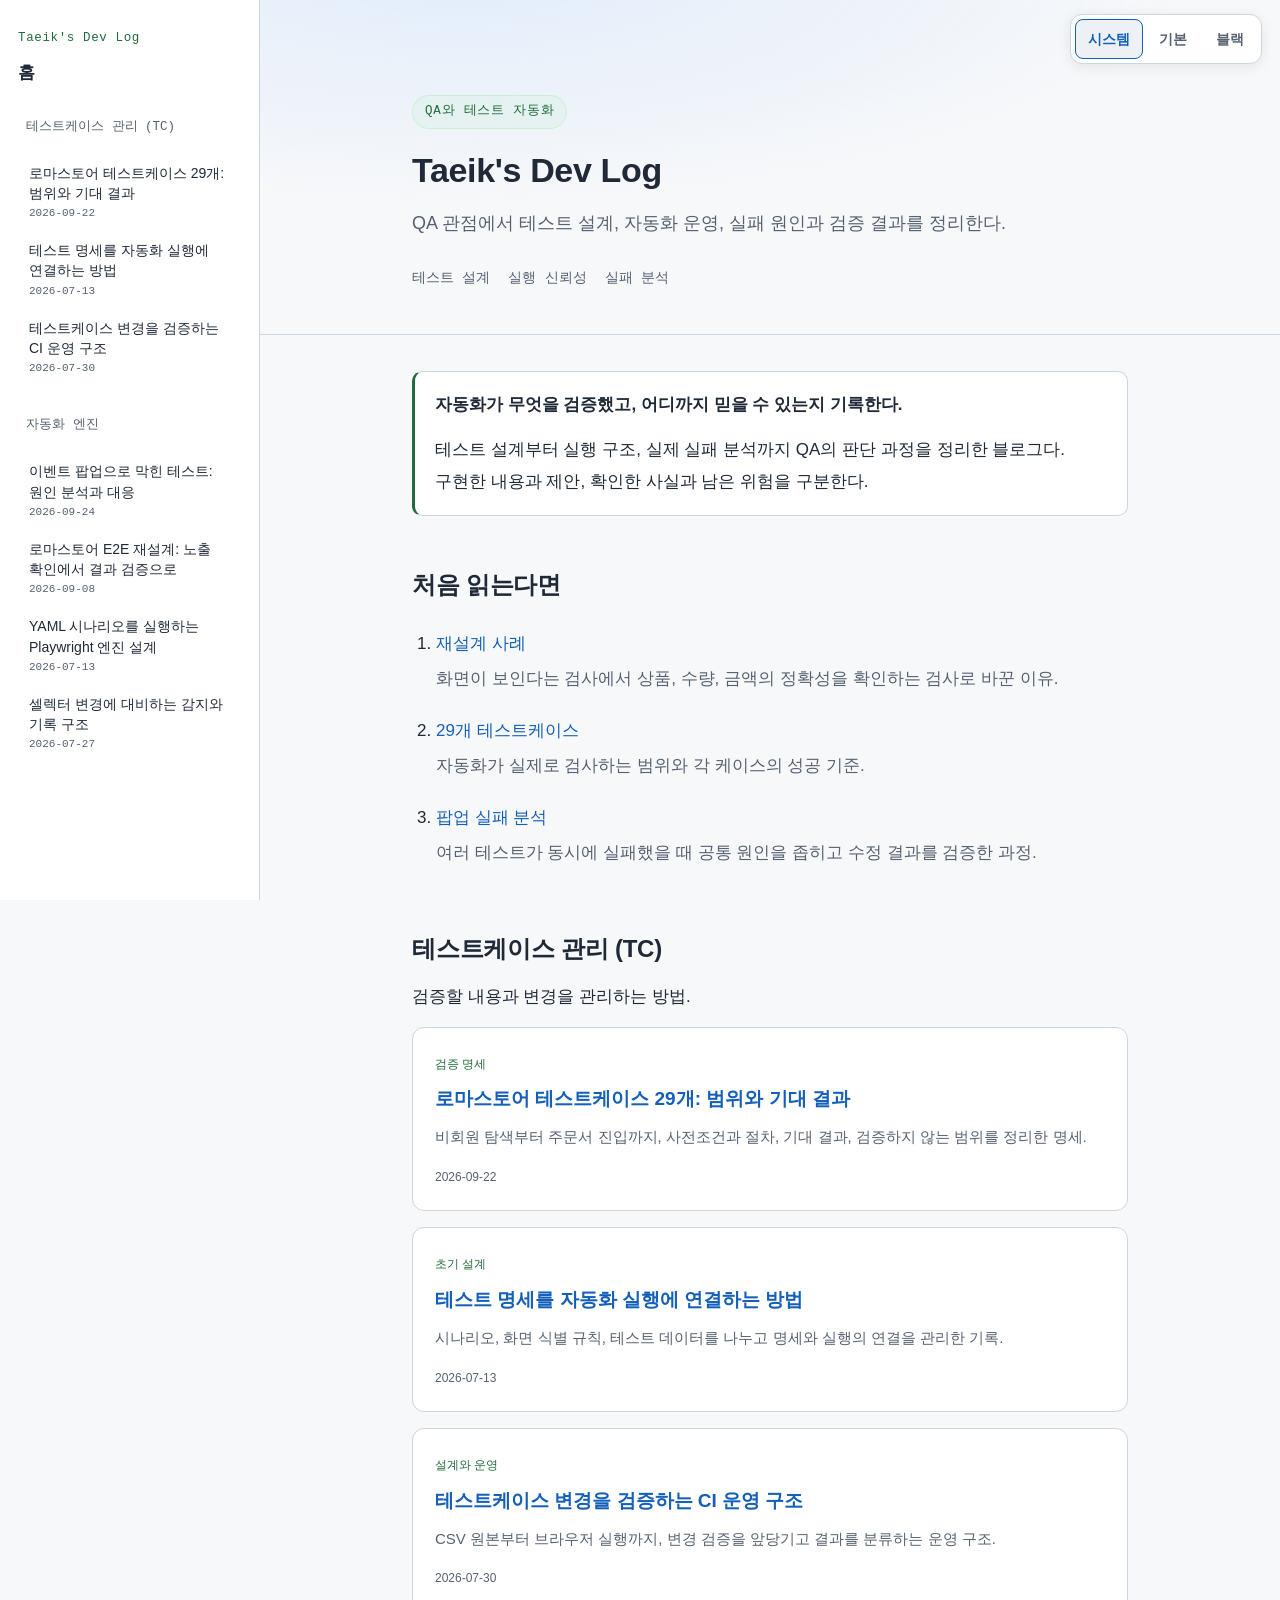
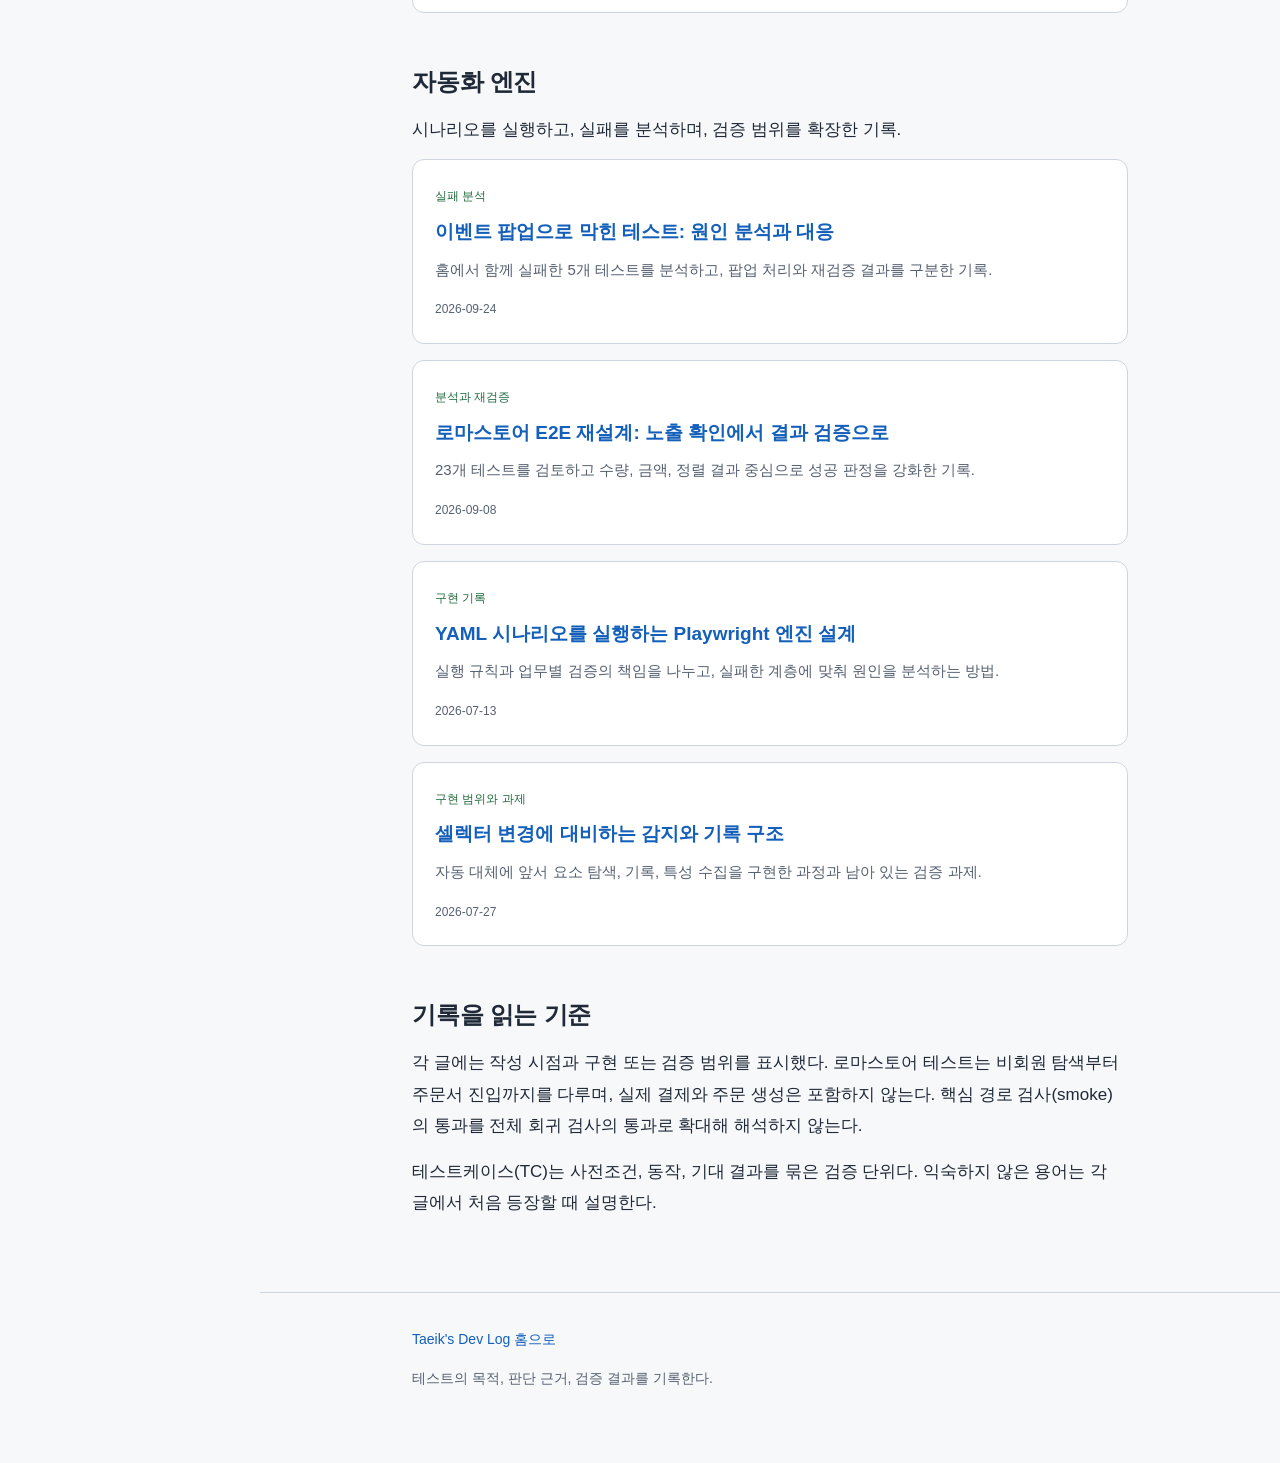
<file: index.html>
<!DOCTYPE html>
<html lang="ko"><head><meta charset="UTF-8"><meta name="viewport" content="width=device-width, initial-scale=1">
<script src="theme.js?v=20260926-1"></script>
<title>Taeik&#x27;s Dev Log | Taeik's Dev Log</title>
<meta name="description" content="QA 관점에서 테스트 설계, 자동화 운영, 실패 원인과 검증 결과를 정리한다.">
<link rel="canonical" href="https://tikim1988.github.io/">
<style>
  :root{
    --bg:#0d1117; --surface:#161b22; --surface2:#1c2330;
    --border:#26303d; --text:#e6edf3; --muted:#9aa7b4;
    --accent:#58a6ff; --accent2:#7ee787; --warn:#e3b341; --danger:#ff7b72;
    --code:#0b1017;
    --mono:"SF Mono",ui-monospace,"JetBrains Mono","Cascadia Code",Consolas,monospace;
    --sans:-apple-system,BlinkMacSystemFont,"Pretendard","Segoe UI",Roboto,"Apple SD Gothic Neo",sans-serif;
  }
  *{box-sizing:border-box}
  html{scroll-behavior:smooth}
  body{
    margin:0;background:var(--bg);color:var(--text);
    font-family:var(--sans);line-height:1.75;font-size:17px;
    -webkit-font-smoothing:antialiased;
  }
  .wrap{max-width:760px;margin:0 auto;padding:0 22px}
  header.hero{
    border-bottom:1px solid var(--border);
    background:radial-gradient(1200px 400px at 20% -10%,rgba(88,166,255,.14),transparent 60%),var(--bg);
    padding:72px 0 44px;
  }
  .kicker{
    display:inline-block;font-family:var(--mono);font-size:12.5px;letter-spacing:.06em;
    color:var(--accent2);background:rgba(126,231,135,.08);
    border:1px solid rgba(126,231,135,.25);border-radius:999px;padding:5px 12px;margin-bottom:20px;
  }
  h1{font-size:34px;line-height:1.28;margin:0 0 16px;letter-spacing:-.01em}
  .lede{color:var(--muted);font-size:18px;margin:0}
  .meta{display:flex;flex-wrap:wrap;gap:10px 18px;margin-top:26px;color:var(--muted);font-size:14px;font-family:var(--mono)}
  .meta b{color:var(--text);font-weight:600}
  main{padding:8px 0 60px}
  article h2{font-size:24px;margin:52px 0 14px;letter-spacing:-.01em}
  article h2 .n{font-family:var(--mono);color:var(--accent);font-size:16px;margin-right:10px}
  article h3{font-size:18px;margin:30px 0 8px;color:var(--text)}
  p{margin:14px 0}
  a{color:var(--accent);text-decoration:none}
  a:hover{text-decoration:underline}
  strong{color:#fff}
  .tldr{
    background:var(--surface);border:1px solid var(--border);border-left:3px solid var(--accent2);
    border-radius:10px;padding:18px 20px;margin:28px 0;
  }
  .tldr b{color:var(--accent2)}
  ul.clean{padding-left:20px;margin:14px 0}
  ul.clean li{margin:8px 0}
  pre{
    background:var(--code);border:1px solid var(--border);border-radius:10px;
    padding:16px 18px;overflow-x:auto;font-family:var(--mono);font-size:13.5px;line-height:1.6;
    margin:18px 0;
  }
  code{font-family:var(--mono);font-size:.88em;background:var(--surface2);border:1px solid var(--border);
    padding:1.5px 6px;border-radius:5px;color:#d7e2ee}
  pre code{background:none;border:none;padding:0;color:#c9d5e1}
  .tok-c{color:#6b7683}      /* comment */
  .tok-k{color:var(--danger)} /* keyword */
  .tok-s{color:var(--accent2)} /* string */
  .tok-a{color:var(--accent)}  /* attr/key */
  .diagram{
    background:var(--surface);border:1px solid var(--border);border-radius:12px;
    padding:24px;margin:26px 0;font-family:var(--mono);font-size:13px;color:var(--muted);
    line-height:1.5;overflow-x:auto;
  }
  .stack{display:grid;gap:10px}
  .layer{border:1px solid var(--border);border-radius:8px;padding:12px 14px;background:var(--surface2)}
  .layer .t{color:var(--text);font-family:var(--sans);font-weight:600;font-size:14px}
  .layer .d{font-size:12.5px;margin-top:3px}
  .layer.own{border-color:rgba(88,166,255,.5)}
  .layer.ext{border-style:dashed;opacity:.85}
  .callout{
    border:1px solid var(--border);border-radius:10px;padding:16px 18px;margin:22px 0;background:var(--surface);
  }
  .callout.warn{border-left:3px solid var(--warn)}
  .callout.warn .h{color:var(--warn)}
  .callout .h{font-weight:700;display:block;margin-bottom:6px}
  .steps{counter-reset:s;list-style:none;padding:0;margin:18px 0}
  .steps li{position:relative;padding:10px 0 10px 44px;border-bottom:1px dashed var(--border)}
  .steps li:last-child{border-bottom:none}
  .steps li::before{
    counter-increment:s;content:counter(s);position:absolute;left:0;top:9px;
    width:28px;height:28px;border-radius:8px;background:var(--surface2);border:1px solid var(--border);
    color:var(--accent);font-family:var(--mono);font-size:13px;display:grid;place-items:center;
  }
  hr{border:none;border-top:1px solid var(--border);margin:44px 0}
  .quote{border-left:3px solid var(--accent);padding:4px 0 4px 18px;color:var(--muted);font-style:italic;margin:22px 0}
  footer{border-top:1px solid var(--border);padding:34px 0 60px;color:var(--muted);font-size:14px}
  footer a{color:var(--accent)}
  .tags{display:flex;flex-wrap:wrap;gap:8px;margin-top:14px}
  .tag{font-family:var(--mono);font-size:12px;color:var(--muted);border:1px solid var(--border);
    border-radius:999px;padding:3px 10px;background:var(--surface)}
  @media(max-width:600px){h1{font-size:27px}body{font-size:16px}article h2{font-size:21px}}

  /* --- 고정 LNB 사이드바 --- */
  body{padding-left:260px}
  .nav-toggle,.lnb-overlay,.lnb .close{display:none}
  .lnb{position:fixed;top:0;left:0;height:100vh;width:260px;background:var(--surface);
    border-right:1px solid var(--border);z-index:40;padding:28px 18px 40px;overflow-y:auto}
  .lnb .brand{font-family:var(--mono);font-size:12.5px;color:var(--accent2);letter-spacing:.05em;margin-bottom:8px}
  .lnb .home{display:block;color:var(--text);font-weight:600;margin-bottom:8px;font-size:17px}
  .lnb .home:hover{text-decoration:none;color:var(--accent)}
  .lnb .home.active{color:var(--accent)}
  .lnb .folder{margin:22px 0 6px;font-size:12.5px;color:var(--muted);font-family:var(--mono);
    display:flex;align-items:center;gap:7px}
  .lnb ul{list-style:none;padding:0;margin:0}
  .lnb li a{display:block;padding:9px 11px;border-radius:8px;color:var(--text);font-size:14px;line-height:1.45}
  .lnb li a:hover{background:var(--surface2);text-decoration:none}
  .lnb li a.active{background:rgba(88,166,255,.12);border:1px solid rgba(88,166,255,.35);color:var(--accent)}
  .lnb li .date{display:block;font-family:var(--mono);font-size:11px;color:var(--muted);margin-top:3px}
  /* 모바일: 사이드바 접고 햄버거로 전환 */
  @media(max-width:860px){
    body{padding-left:0}
    .nav-toggle{display:grid;position:fixed;top:14px;left:14px;z-index:50;width:44px;height:44px;border-radius:10px;
      background:rgba(22,27,34,.9);backdrop-filter:blur(6px);border:1px solid var(--border);color:var(--text);
      cursor:pointer;place-items:center;font-size:18px;line-height:1}
    .nav-toggle:hover{border-color:var(--accent);color:var(--accent)}
    .lnb{transform:translateX(-100%);transition:transform .25s ease;z-index:70;width:280px;max-width:82vw}
    .lnb.open{transform:none}
    .lnb .close{display:block;position:absolute;top:14px;right:14px;background:none;border:none;color:var(--muted);
      font-size:22px;cursor:pointer;line-height:1}
    .lnb .close:hover{color:var(--text)}
    .lnb-overlay{display:block;position:fixed;inset:0;background:rgba(0,0,0,.55);opacity:0;visibility:hidden;
      transition:opacity .2s;z-index:60}
    .lnb-overlay.open{opacity:1;visibility:visible}
  }

.table-wrap{overflow-x:auto;margin:22px 0;border:1px solid var(--border);border-radius:10px}table{border-collapse:collapse;width:100%;font-size:14px;min-width:550px}th,td{padding:12px 14px;text-align:left;border-bottom:1px solid var(--border);vertical-align:top}th{background:var(--surface2);color:var(--accent2)}td code{overflow-wrap:anywhere}h2,h3{scroll-margin-top:24px}.toc{background:var(--surface);padding:20px 24px;border:1px solid var(--border);border-radius:12px}.toc ol{padding-left:20px}.stat-grid{display:grid;grid-template-columns:repeat(3,1fr);gap:12px;margin:24px 0}.stat{padding:16px;border:1px solid var(--border);border-radius:10px;background:var(--surface)}.stat b{display:block;font-size:27px;color:var(--accent2)}.stat span{font-size:13px;color:var(--muted)}@media(max-width:600px){.stat-grid{gap:6px}.stat{padding:10px}.stat b{font-size:23px}.table-wrap{max-width:100%}}
.tc{border:1px solid var(--border);border-radius:12px;padding:4px 20px 18px;margin:20px 0;background:var(--surface)}.tc h3{margin-top:18px;overflow-wrap:anywhere}.tc-meta{font-size:13px;color:var(--muted)}dt{font-weight:700;color:var(--accent2);margin-top:12px}dd{margin:4px 0 0}section{scroll-margin-top:25px}</style><link rel="stylesheet" href="lnb.css?v=20260926-2"><link rel="stylesheet" href="editorial.css?v=20260924-2">
<link rel="stylesheet" href="theme.css?v=20260926-1">
</head><body><a class="skip-link" href="#content">본문으로 이동</a><button class="nav-toggle" aria-label="메뉴 열기" onclick="openNav()">☰</button>
<div class="lnb-overlay" id="lnbOverlay" onclick="closeNav()"></div>
<nav class="lnb" id="lnb" aria-label="사이트 내비게이션"><button class="close" aria-label="메뉴 닫기" onclick="closeNav()">×</button><div class="brand">Taeik's Dev Log</div><a class="home" href="index.html">홈</a>
<div class="nav-group"><h2 class="nav-group-title">테스트케이스 관리 (TC)</h2><ul>
<li><a href="lomastore-testcases.html">로마스토어 테스트케이스 29개: 범위와 기대 결과<span class="date">2026-09-22</span></a></li>
<li><a href="testcase-management.html">테스트 명세를 자동화 실행에 연결하는 방법<span class="date">2026-07-13</span></a></li>
<li><a href="testcase-cicd.html">테스트케이스 변경을 검증하는 CI 운영 구조<span class="date">2026-07-30</span></a></li>
</ul></div>
<div class="nav-group"><h2 class="nav-group-title">자동화 엔진</h2><ul>
<li><a href="lomastore-popup-handling.html">이벤트 팝업으로 막힌 테스트: 원인 분석과 대응<span class="date">2026-09-24</span></a></li>
<li><a href="lomastore-e2e-redesign.html">로마스토어 E2E 재설계: 노출 확인에서 결과 검증으로<span class="date">2026-09-08</span></a></li>
<li><a href="test-automation-engine.html?v=20260926-3">YAML 시나리오를 실행하는 Playwright 엔진 설계<span class="date">2026-07-13</span></a></li>
<li><a href="self-healing-locator.html?v=20260926-3">셀렉터 변경에 대비하는 감지와 기록 구조<span class="date">2026-07-27</span></a></li>
</ul></div>
</nav>
<div class="theme-controls" role="group" aria-label="화면 테마" hidden>
  <button type="button" data-theme-choice="system" aria-pressed="true" title="시스템 설정에 자동으로 맞춤">시스템</button>
  <button type="button" data-theme-choice="light" aria-pressed="false" title="밝은 기본 테마">기본</button>
  <button type="button" data-theme-choice="dark" aria-pressed="false" title="어두운 블랙 테마">블랙</button>
  <span id="theme-status" class="sr-only" role="status" aria-live="polite"></span>
</div>
<header class="hero"><div class="wrap"><span class="kicker">QA와 테스트 자동화</span><h1>Taeik's Dev Log</h1><p class="lede">QA 관점에서 테스트 설계, 자동화 운영, 실패 원인과 검증 결과를 정리한다.</p><div class="meta"><span>테스트 설계</span><span>실행 신뢰성</span><span>실패 분석</span></div></div></header>
<main id="content"><div class="wrap"><article><div class="tldr"><strong>자동화가 무엇을 검증했고, 어디까지 믿을 수 있는지 기록한다.</strong><p>테스트 설계부터 실행 구조, 실제 실패 분석까지 QA의 판단 과정을 정리한 블로그다. 구현한 내용과 제안, 확인한 사실과 남은 위험을 구분한다.</p></div>
<h2 id="start">처음 읽는다면</h2><ol class="reading-path"><li><a href="lomastore-e2e-redesign.html">재설계 사례</a><p>화면이 보인다는 검사에서 상품, 수량, 금액의 정확성을 확인하는 검사로 바꾼 이유.</p></li><li><a href="lomastore-testcases.html">29개 테스트케이스</a><p>자동화가 실제로 검사하는 범위와 각 케이스의 성공 기준.</p></li><li><a href="lomastore-popup-handling.html">팝업 실패 분석</a><p>여러 테스트가 동시에 실패했을 때 공통 원인을 좁히고 수정 결과를 검증한 과정.</p></li></ol><h2 id="test-management">테스트케이스 관리 (TC)</h2><p>검증할 내용과 변경을 관리하는 방법.</p><div class="post-list"><section class="post-card"><span class="post-type">검증 명세</span><h3><a href="lomastore-testcases.html">로마스토어 테스트케이스 29개: 범위와 기대 결과</a></h3><p>비회원 탐색부터 주문서 진입까지, 사전조건과 절차, 기대 결과, 검증하지 않는 범위를 정리한 명세.</p><time datetime="2026-09-22">2026-09-22</time></section><section class="post-card"><span class="post-type">초기 설계</span><h3><a href="testcase-management.html">테스트 명세를 자동화 실행에 연결하는 방법</a></h3><p>시나리오, 화면 식별 규칙, 테스트 데이터를 나누고 명세와 실행의 연결을 관리한 기록.</p><time datetime="2026-07-13">2026-07-13</time></section><section class="post-card"><span class="post-type">설계와 운영</span><h3><a href="testcase-cicd.html">테스트케이스 변경을 검증하는 CI 운영 구조</a></h3><p>CSV 원본부터 브라우저 실행까지, 변경 검증을 앞당기고 결과를 분류하는 운영 구조.</p><time datetime="2026-07-30">2026-07-30</time></section></div><h2 id="engine">자동화 엔진</h2><p>시나리오를 실행하고, 실패를 분석하며, 검증 범위를 확장한 기록.</p><div class="post-list"><section class="post-card"><span class="post-type">실패 분석</span><h3><a href="lomastore-popup-handling.html">이벤트 팝업으로 막힌 테스트: 원인 분석과 대응</a></h3><p>홈에서 함께 실패한 5개 테스트를 분석하고, 팝업 처리와 재검증 결과를 구분한 기록.</p><time datetime="2026-09-24">2026-09-24</time></section><section class="post-card"><span class="post-type">분석과 재검증</span><h3><a href="lomastore-e2e-redesign.html">로마스토어 E2E 재설계: 노출 확인에서 결과 검증으로</a></h3><p>23개 테스트를 검토하고 수량, 금액, 정렬 결과 중심으로 성공 판정을 강화한 기록.</p><time datetime="2026-09-08">2026-09-08</time></section><section class="post-card"><span class="post-type">구현 기록</span><h3><a href="test-automation-engine.html?v=20260926-3">YAML 시나리오를 실행하는 Playwright 엔진 설계</a></h3><p>실행 규칙과 업무별 검증의 책임을 나누고, 실패한 계층에 맞춰 원인을 분석하는 방법.</p><time datetime="2026-07-13">2026-07-13</time></section><section class="post-card"><span class="post-type">구현 범위와 과제</span><h3><a href="self-healing-locator.html?v=20260926-3">셀렉터 변경에 대비하는 감지와 기록 구조</a></h3><p>자동 대체에 앞서 요소 탐색, 기록, 특성 수집을 구현한 과정과 남아 있는 검증 과제.</p><time datetime="2026-07-27">2026-07-27</time></section></div><h2 id="reading-guide">기록을 읽는 기준</h2><p>각 글에는 작성 시점과 구현 또는 검증 범위를 표시했다. 로마스토어 테스트는 비회원 탐색부터 주문서 진입까지를 다루며, 실제 결제와 주문 생성은 포함하지 않는다. 핵심 경로 검사(smoke)의 통과를 전체 회귀 검사의 통과로 확대해 해석하지 않는다.</p><p>테스트케이스(TC)는 사전조건, 동작, 기대 결과를 묶은 검증 단위다. 익숙하지 않은 용어는 각 글에서 처음 등장할 때 설명한다.</p></article></div></main>
<footer><div class="wrap"><a href="index.html">Taeik's Dev Log 홈으로</a><p>테스트의 목적, 판단 근거, 검증 결과를 기록한다.</p></div></footer>
<script>function openNav(){document.getElementById('lnb').classList.add('open');document.getElementById('lnbOverlay').classList.add('open')}function closeNav(){document.getElementById('lnb').classList.remove('open');document.getElementById('lnbOverlay').classList.remove('open')}</script></body></html>
</file>
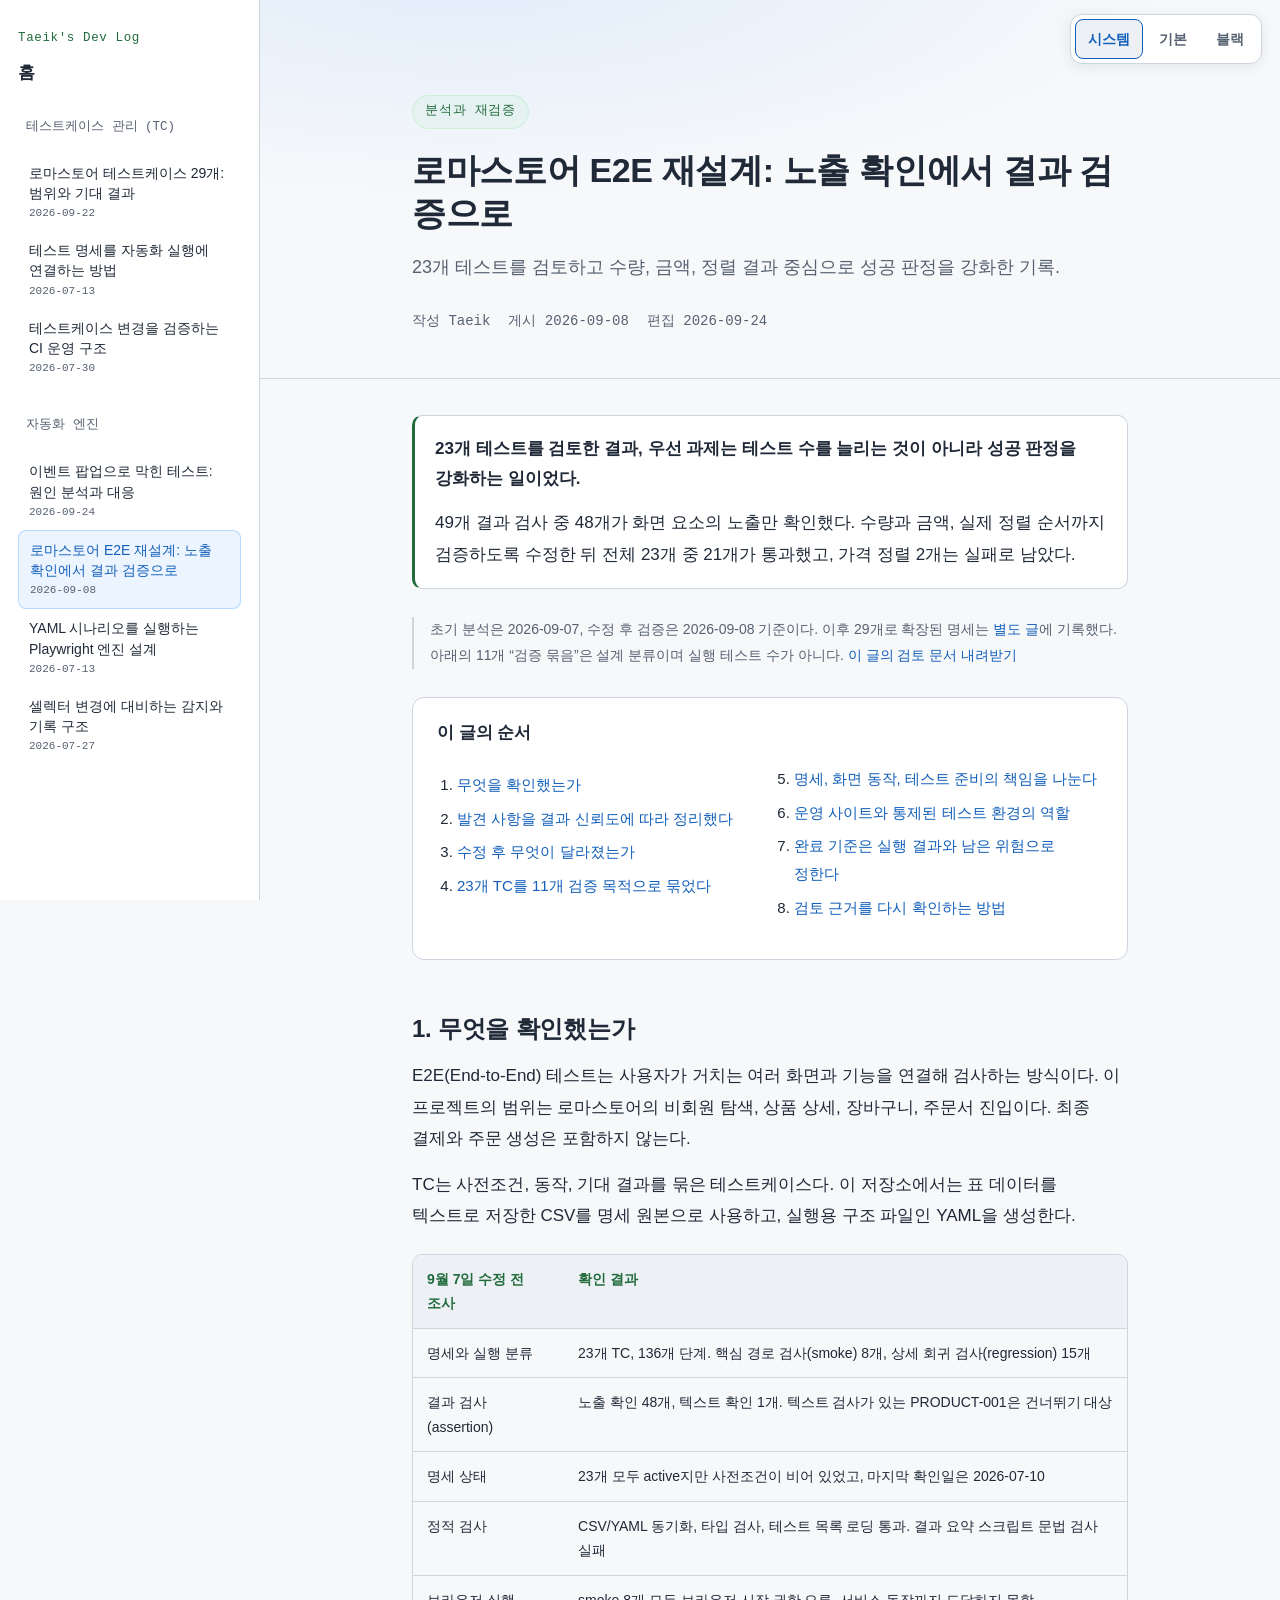
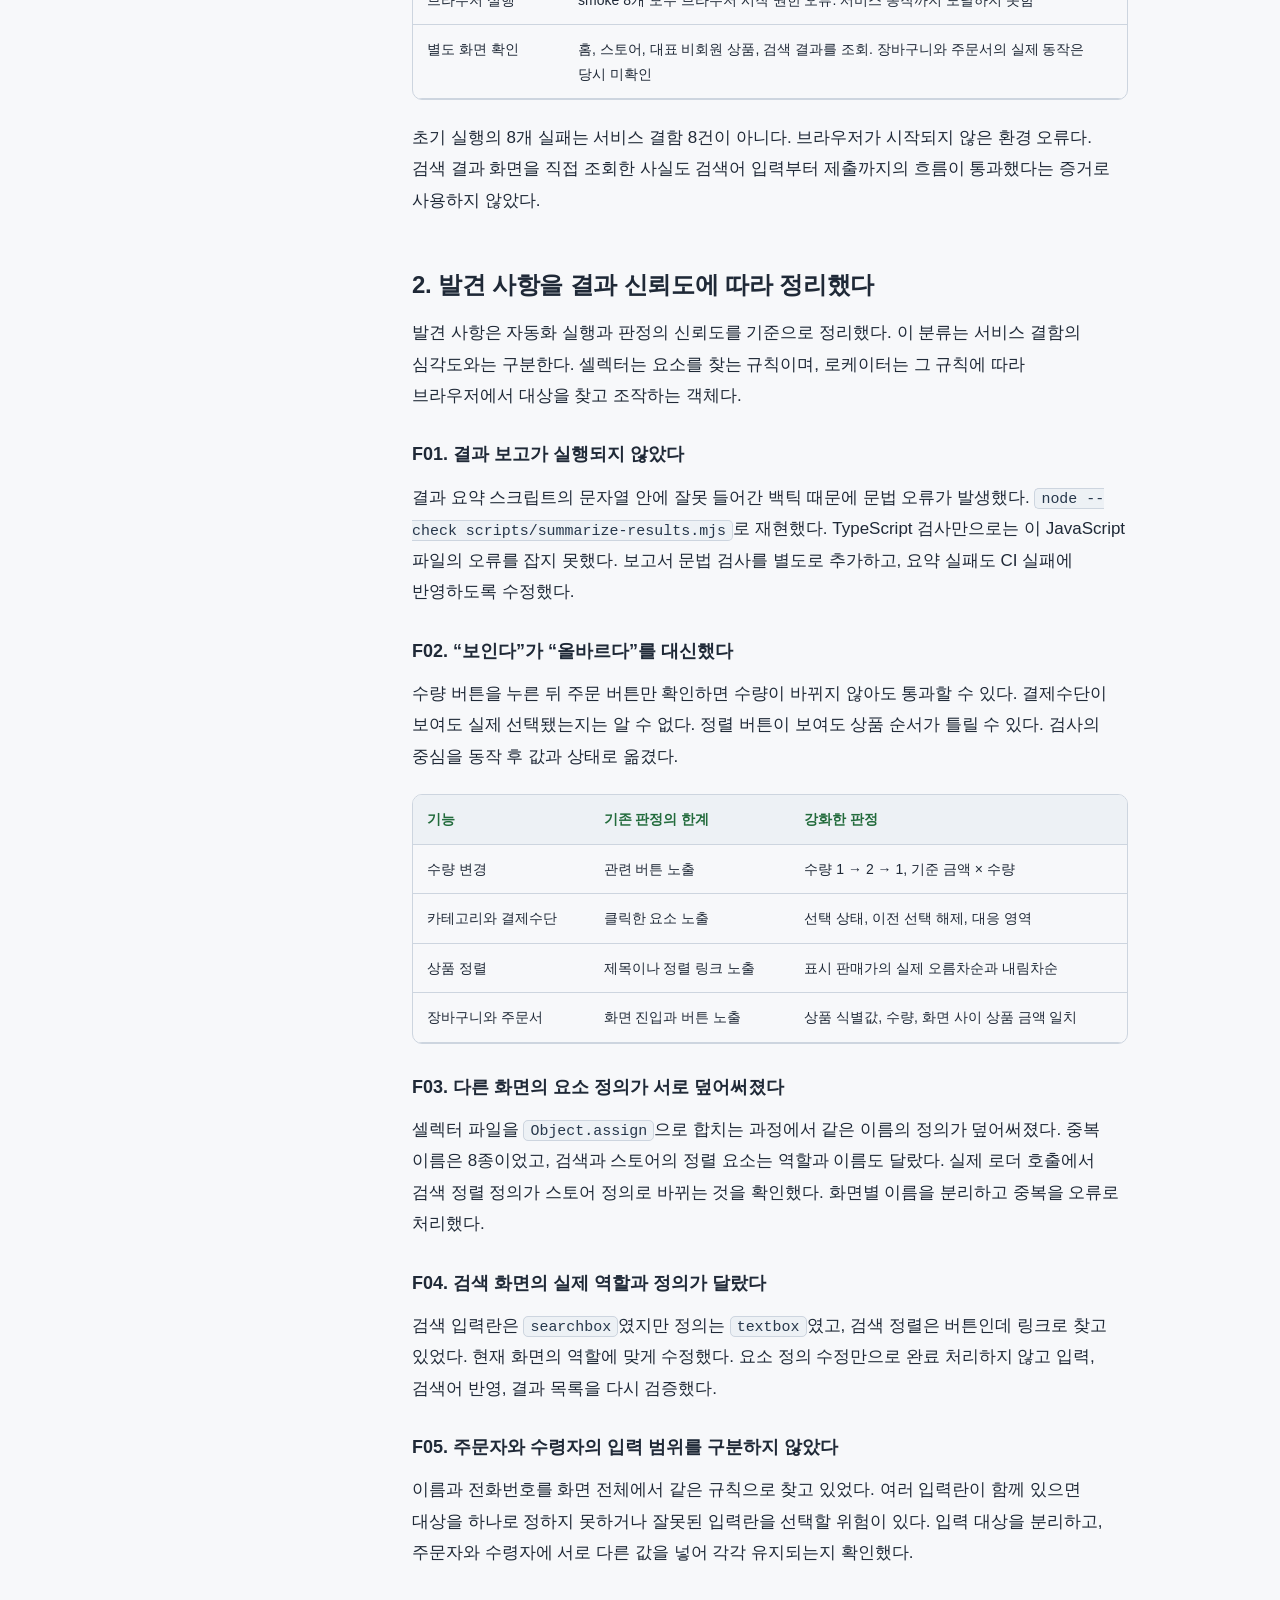
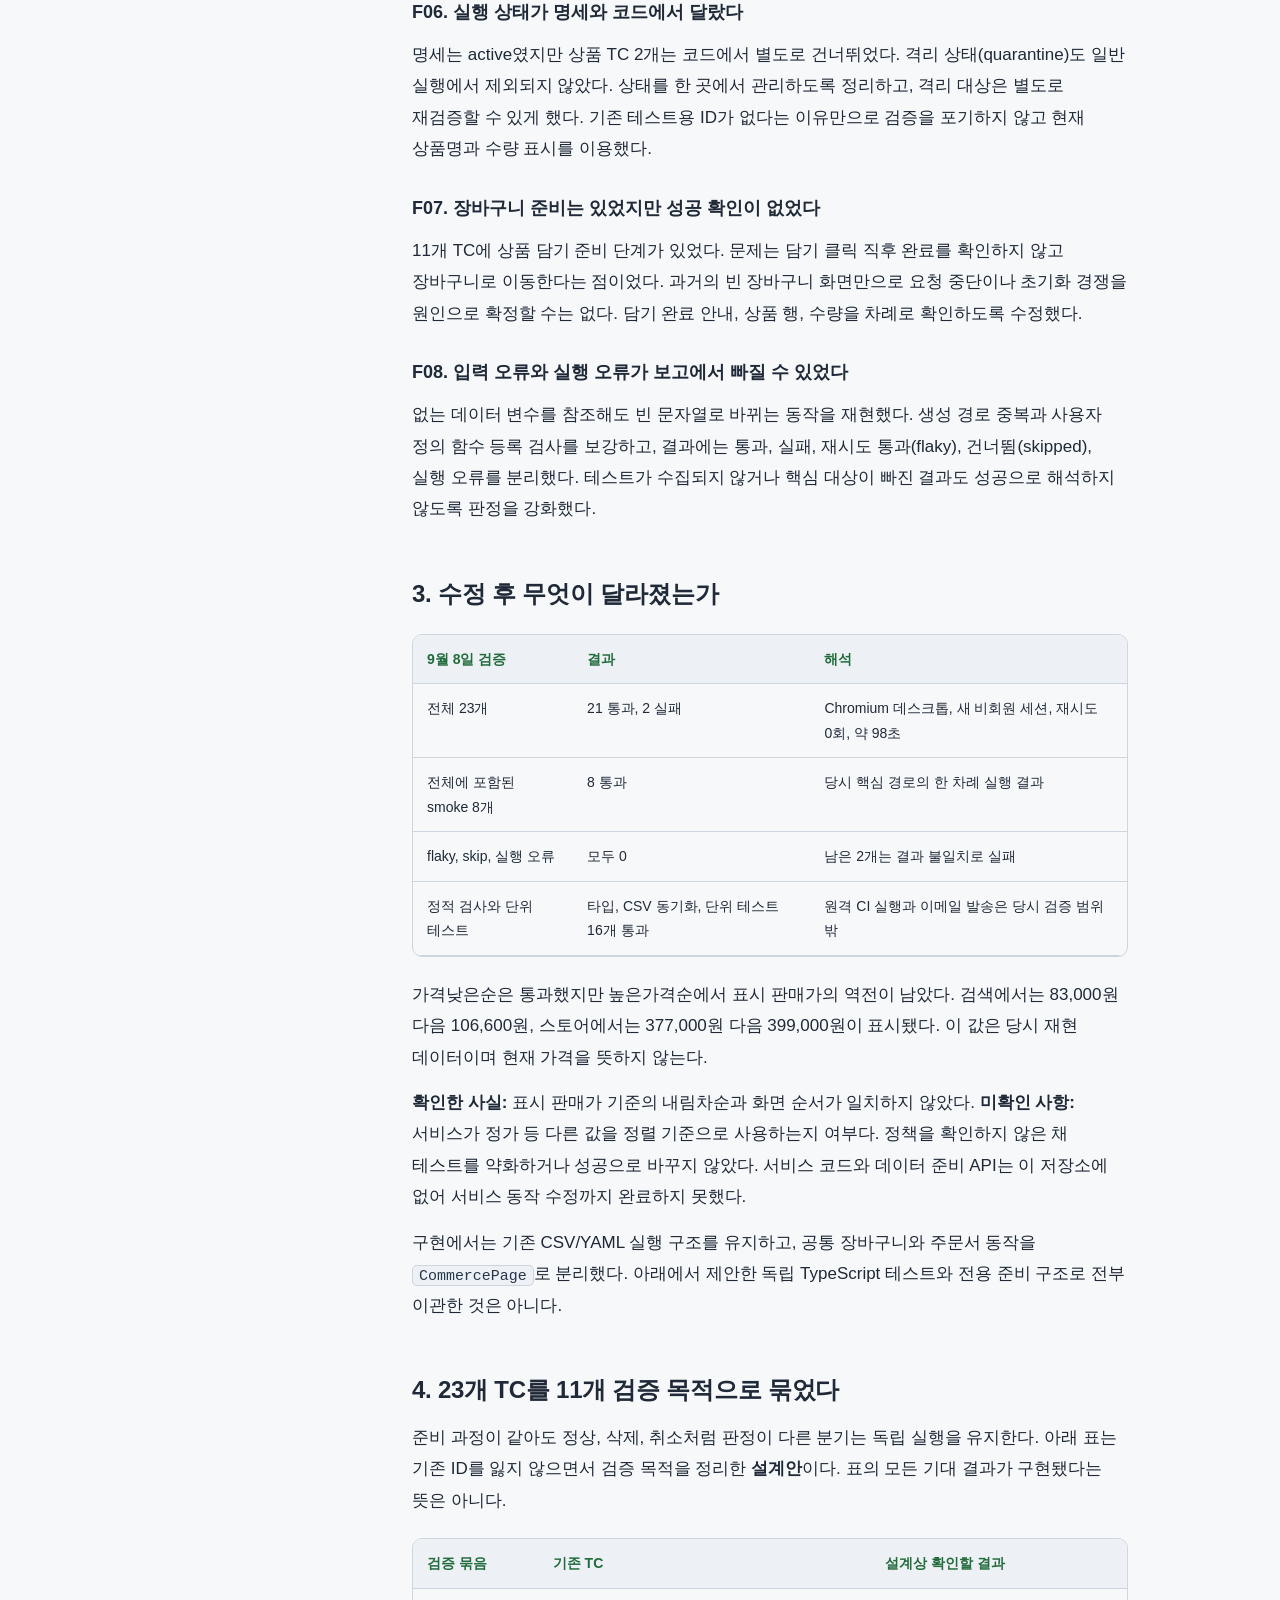
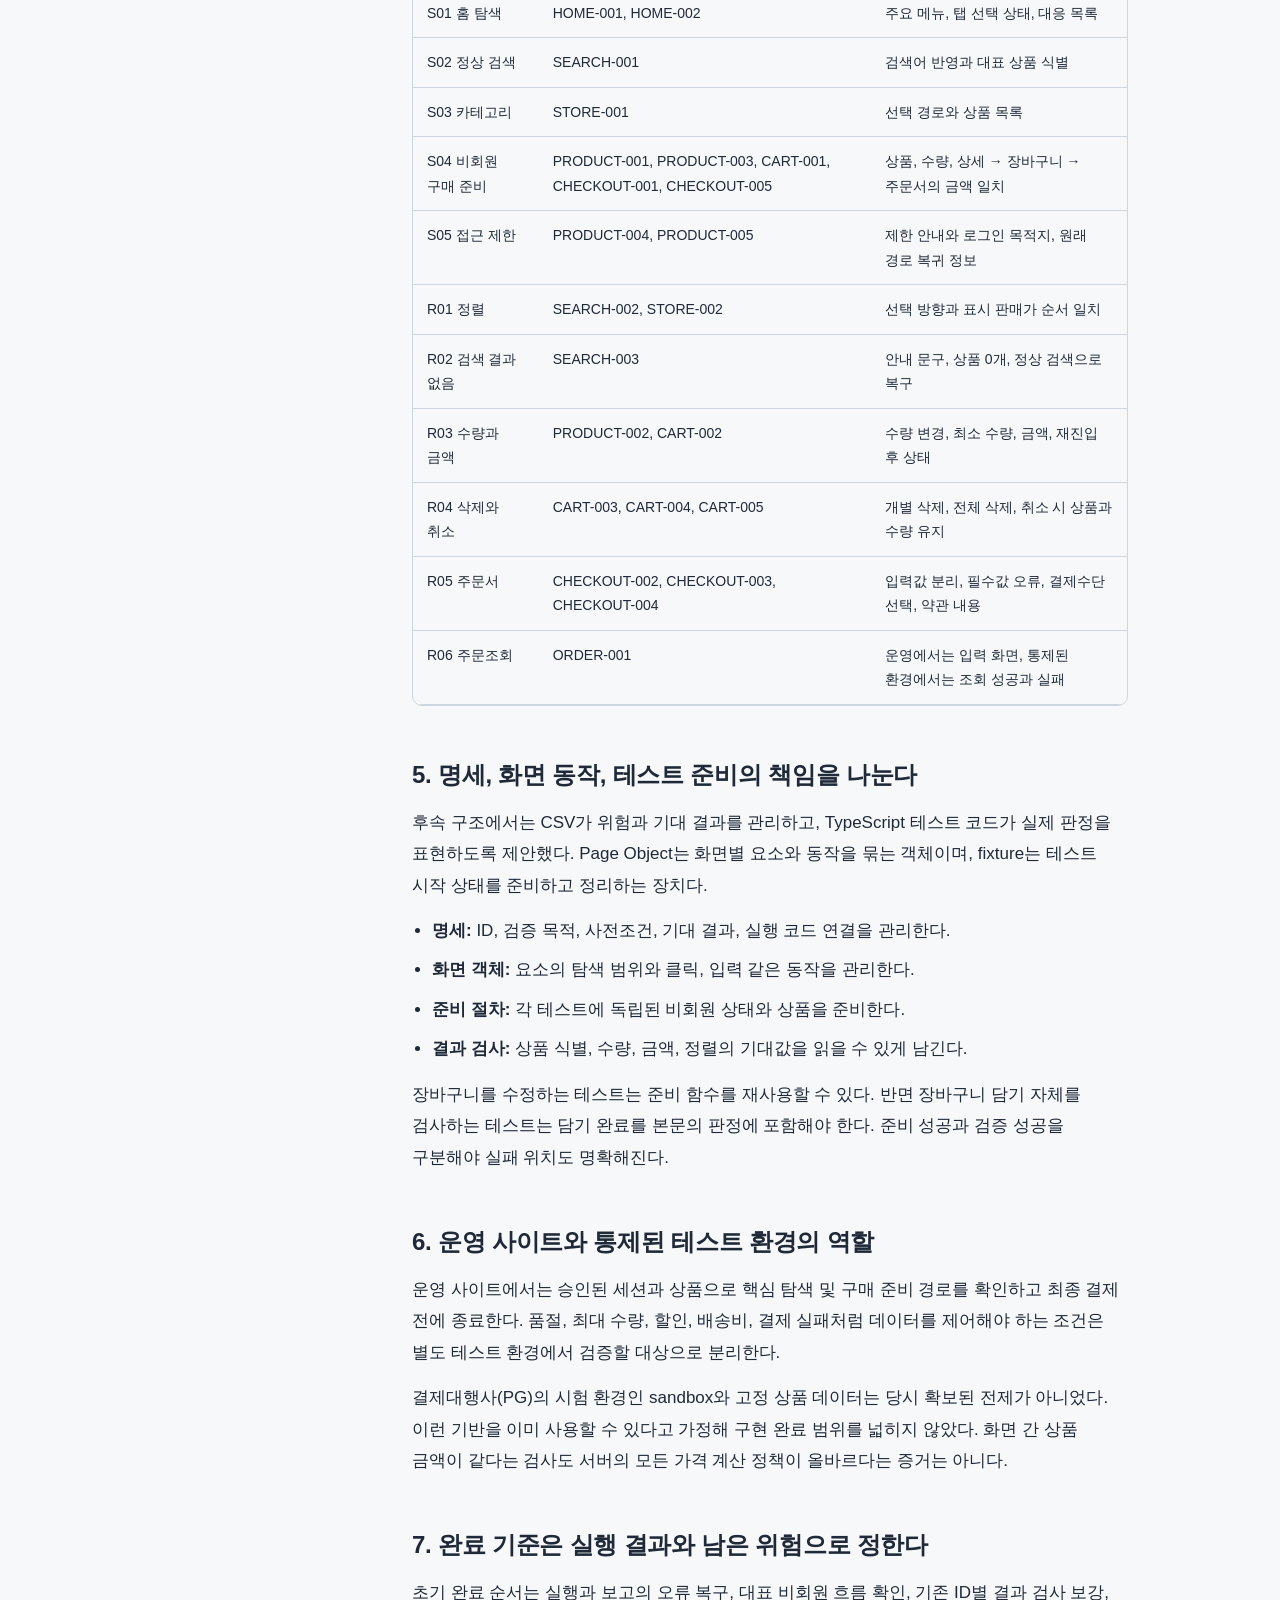
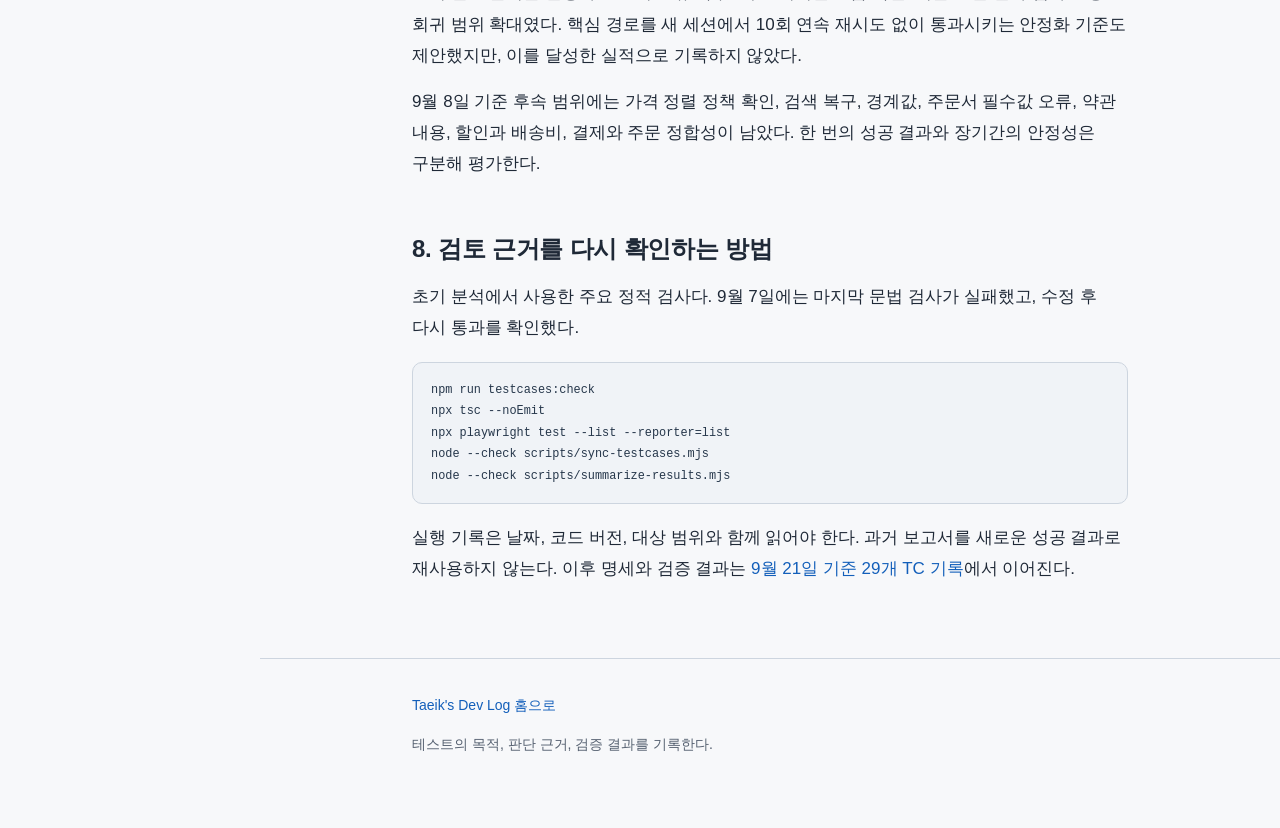
<file: lomastore-e2e-redesign.html>
<!DOCTYPE html>
<html lang="ko"><head><meta charset="UTF-8"><meta name="viewport" content="width=device-width, initial-scale=1">
<script src="theme.js?v=20260926-1"></script>
<title>로마스토어 E2E 재설계: 노출 확인에서 결과 검증으로 | Taeik's Dev Log</title>
<meta name="description" content="23개 테스트를 검토하고 수량, 금액, 정렬 결과 중심으로 성공 판정을 강화한 기록.">
<link rel="canonical" href="https://tikim1988.github.io/lomastore-e2e-redesign.html">
<style>
  :root{
    --bg:#0d1117; --surface:#161b22; --surface2:#1c2330;
    --border:#26303d; --text:#e6edf3; --muted:#9aa7b4;
    --accent:#58a6ff; --accent2:#7ee787; --warn:#e3b341; --danger:#ff7b72;
    --code:#0b1017;
    --mono:"SF Mono",ui-monospace,"JetBrains Mono","Cascadia Code",Consolas,monospace;
    --sans:-apple-system,BlinkMacSystemFont,"Pretendard","Segoe UI",Roboto,"Apple SD Gothic Neo",sans-serif;
  }
  *{box-sizing:border-box}
  html{scroll-behavior:smooth}
  body{
    margin:0;background:var(--bg);color:var(--text);
    font-family:var(--sans);line-height:1.75;font-size:17px;
    -webkit-font-smoothing:antialiased;
  }
  .wrap{max-width:760px;margin:0 auto;padding:0 22px}
  header.hero{
    border-bottom:1px solid var(--border);
    background:radial-gradient(1200px 400px at 20% -10%,rgba(88,166,255,.14),transparent 60%),var(--bg);
    padding:72px 0 44px;
  }
  .kicker{
    display:inline-block;font-family:var(--mono);font-size:12.5px;letter-spacing:.06em;
    color:var(--accent2);background:rgba(126,231,135,.08);
    border:1px solid rgba(126,231,135,.25);border-radius:999px;padding:5px 12px;margin-bottom:20px;
  }
  h1{font-size:34px;line-height:1.28;margin:0 0 16px;letter-spacing:-.01em}
  .lede{color:var(--muted);font-size:18px;margin:0}
  .meta{display:flex;flex-wrap:wrap;gap:10px 18px;margin-top:26px;color:var(--muted);font-size:14px;font-family:var(--mono)}
  .meta b{color:var(--text);font-weight:600}
  main{padding:8px 0 60px}
  article h2{font-size:24px;margin:52px 0 14px;letter-spacing:-.01em}
  article h2 .n{font-family:var(--mono);color:var(--accent);font-size:16px;margin-right:10px}
  article h3{font-size:18px;margin:30px 0 8px;color:var(--text)}
  p{margin:14px 0}
  a{color:var(--accent);text-decoration:none}
  a:hover{text-decoration:underline}
  strong{color:#fff}
  .tldr{
    background:var(--surface);border:1px solid var(--border);border-left:3px solid var(--accent2);
    border-radius:10px;padding:18px 20px;margin:28px 0;
  }
  .tldr b{color:var(--accent2)}
  ul.clean{padding-left:20px;margin:14px 0}
  ul.clean li{margin:8px 0}
  pre{
    background:var(--code);border:1px solid var(--border);border-radius:10px;
    padding:16px 18px;overflow-x:auto;font-family:var(--mono);font-size:13.5px;line-height:1.6;
    margin:18px 0;
  }
  code{font-family:var(--mono);font-size:.88em;background:var(--surface2);border:1px solid var(--border);
    padding:1.5px 6px;border-radius:5px;color:#d7e2ee}
  pre code{background:none;border:none;padding:0;color:#c9d5e1}
  .tok-c{color:#6b7683}      /* comment */
  .tok-k{color:var(--danger)} /* keyword */
  .tok-s{color:var(--accent2)} /* string */
  .tok-a{color:var(--accent)}  /* attr/key */
  .diagram{
    background:var(--surface);border:1px solid var(--border);border-radius:12px;
    padding:24px;margin:26px 0;font-family:var(--mono);font-size:13px;color:var(--muted);
    line-height:1.5;overflow-x:auto;
  }
  .stack{display:grid;gap:10px}
  .layer{border:1px solid var(--border);border-radius:8px;padding:12px 14px;background:var(--surface2)}
  .layer .t{color:var(--text);font-family:var(--sans);font-weight:600;font-size:14px}
  .layer .d{font-size:12.5px;margin-top:3px}
  .layer.own{border-color:rgba(88,166,255,.5)}
  .layer.ext{border-style:dashed;opacity:.85}
  .callout{
    border:1px solid var(--border);border-radius:10px;padding:16px 18px;margin:22px 0;background:var(--surface);
  }
  .callout.warn{border-left:3px solid var(--warn)}
  .callout.warn .h{color:var(--warn)}
  .callout .h{font-weight:700;display:block;margin-bottom:6px}
  .steps{counter-reset:s;list-style:none;padding:0;margin:18px 0}
  .steps li{position:relative;padding:10px 0 10px 44px;border-bottom:1px dashed var(--border)}
  .steps li:last-child{border-bottom:none}
  .steps li::before{
    counter-increment:s;content:counter(s);position:absolute;left:0;top:9px;
    width:28px;height:28px;border-radius:8px;background:var(--surface2);border:1px solid var(--border);
    color:var(--accent);font-family:var(--mono);font-size:13px;display:grid;place-items:center;
  }
  hr{border:none;border-top:1px solid var(--border);margin:44px 0}
  .quote{border-left:3px solid var(--accent);padding:4px 0 4px 18px;color:var(--muted);font-style:italic;margin:22px 0}
  footer{border-top:1px solid var(--border);padding:34px 0 60px;color:var(--muted);font-size:14px}
  footer a{color:var(--accent)}
  .tags{display:flex;flex-wrap:wrap;gap:8px;margin-top:14px}
  .tag{font-family:var(--mono);font-size:12px;color:var(--muted);border:1px solid var(--border);
    border-radius:999px;padding:3px 10px;background:var(--surface)}
  @media(max-width:600px){h1{font-size:27px}body{font-size:16px}article h2{font-size:21px}}

  /* --- 고정 LNB 사이드바 --- */
  body{padding-left:260px}
  .nav-toggle,.lnb-overlay,.lnb .close{display:none}
  .lnb{position:fixed;top:0;left:0;height:100vh;width:260px;background:var(--surface);
    border-right:1px solid var(--border);z-index:40;padding:28px 18px 40px;overflow-y:auto}
  .lnb .brand{font-family:var(--mono);font-size:12.5px;color:var(--accent2);letter-spacing:.05em;margin-bottom:8px}
  .lnb .home{display:block;color:var(--text);font-weight:600;margin-bottom:8px;font-size:17px}
  .lnb .home:hover{text-decoration:none;color:var(--accent)}
  .lnb .home.active{color:var(--accent)}
  .lnb .folder{margin:22px 0 6px;font-size:12.5px;color:var(--muted);font-family:var(--mono);
    display:flex;align-items:center;gap:7px}
  .lnb ul{list-style:none;padding:0;margin:0}
  .lnb li a{display:block;padding:9px 11px;border-radius:8px;color:var(--text);font-size:14px;line-height:1.45}
  .lnb li a:hover{background:var(--surface2);text-decoration:none}
  .lnb li a.active{background:rgba(88,166,255,.12);border:1px solid rgba(88,166,255,.35);color:var(--accent)}
  .lnb li .date{display:block;font-family:var(--mono);font-size:11px;color:var(--muted);margin-top:3px}
  /* 모바일: 사이드바 접고 햄버거로 전환 */
  @media(max-width:860px){
    body{padding-left:0}
    .nav-toggle{display:grid;position:fixed;top:14px;left:14px;z-index:50;width:44px;height:44px;border-radius:10px;
      background:rgba(22,27,34,.9);backdrop-filter:blur(6px);border:1px solid var(--border);color:var(--text);
      cursor:pointer;place-items:center;font-size:18px;line-height:1}
    .nav-toggle:hover{border-color:var(--accent);color:var(--accent)}
    .lnb{transform:translateX(-100%);transition:transform .25s ease;z-index:70;width:280px;max-width:82vw}
    .lnb.open{transform:none}
    .lnb .close{display:block;position:absolute;top:14px;right:14px;background:none;border:none;color:var(--muted);
      font-size:22px;cursor:pointer;line-height:1}
    .lnb .close:hover{color:var(--text)}
    .lnb-overlay{display:block;position:fixed;inset:0;background:rgba(0,0,0,.55);opacity:0;visibility:hidden;
      transition:opacity .2s;z-index:60}
    .lnb-overlay.open{opacity:1;visibility:visible}
  }

.table-wrap{overflow-x:auto;margin:22px 0;border:1px solid var(--border);border-radius:10px}table{border-collapse:collapse;width:100%;font-size:14px;min-width:550px}th,td{padding:12px 14px;text-align:left;border-bottom:1px solid var(--border);vertical-align:top}th{background:var(--surface2);color:var(--accent2)}td code{overflow-wrap:anywhere}h2,h3{scroll-margin-top:24px}.toc{background:var(--surface);padding:20px 24px;border:1px solid var(--border);border-radius:12px}.toc ol{padding-left:20px}.stat-grid{display:grid;grid-template-columns:repeat(3,1fr);gap:12px;margin:24px 0}.stat{padding:16px;border:1px solid var(--border);border-radius:10px;background:var(--surface)}.stat b{display:block;font-size:27px;color:var(--accent2)}.stat span{font-size:13px;color:var(--muted)}@media(max-width:600px){.stat-grid{gap:6px}.stat{padding:10px}.stat b{font-size:23px}.table-wrap{max-width:100%}}
.tc{border:1px solid var(--border);border-radius:12px;padding:4px 20px 18px;margin:20px 0;background:var(--surface)}.tc h3{margin-top:18px;overflow-wrap:anywhere}.tc-meta{font-size:13px;color:var(--muted)}dt{font-weight:700;color:var(--accent2);margin-top:12px}dd{margin:4px 0 0}section{scroll-margin-top:25px}</style><link rel="stylesheet" href="lnb.css?v=20260926-2"><link rel="stylesheet" href="editorial.css?v=20260924-2">
<link rel="stylesheet" href="theme.css?v=20260926-1">
</head><body><a class="skip-link" href="#content">본문으로 이동</a><button class="nav-toggle" aria-label="메뉴 열기" onclick="openNav()">☰</button>
<div class="lnb-overlay" id="lnbOverlay" onclick="closeNav()"></div>
<nav class="lnb" id="lnb" aria-label="사이트 내비게이션"><button class="close" aria-label="메뉴 닫기" onclick="closeNav()">×</button><div class="brand">Taeik's Dev Log</div><a class="home" href="index.html">홈</a>
<div class="nav-group"><h2 class="nav-group-title">테스트케이스 관리 (TC)</h2><ul>
<li><a href="lomastore-testcases.html">로마스토어 테스트케이스 29개: 범위와 기대 결과<span class="date">2026-09-22</span></a></li>
<li><a href="testcase-management.html">테스트 명세를 자동화 실행에 연결하는 방법<span class="date">2026-07-13</span></a></li>
<li><a href="testcase-cicd.html">테스트케이스 변경을 검증하는 CI 운영 구조<span class="date">2026-07-30</span></a></li>
</ul></div>
<div class="nav-group"><h2 class="nav-group-title">자동화 엔진</h2><ul>
<li><a href="lomastore-popup-handling.html">이벤트 팝업으로 막힌 테스트: 원인 분석과 대응<span class="date">2026-09-24</span></a></li>
<li><a class="active" aria-current="page" href="lomastore-e2e-redesign.html">로마스토어 E2E 재설계: 노출 확인에서 결과 검증으로<span class="date">2026-09-08</span></a></li>
<li><a href="test-automation-engine.html?v=20260926-3">YAML 시나리오를 실행하는 Playwright 엔진 설계<span class="date">2026-07-13</span></a></li>
<li><a href="self-healing-locator.html?v=20260926-3">셀렉터 변경에 대비하는 감지와 기록 구조<span class="date">2026-07-27</span></a></li>
</ul></div>
</nav>
<div class="theme-controls" role="group" aria-label="화면 테마" hidden>
  <button type="button" data-theme-choice="system" aria-pressed="true" title="시스템 설정에 자동으로 맞춤">시스템</button>
  <button type="button" data-theme-choice="light" aria-pressed="false" title="밝은 기본 테마">기본</button>
  <button type="button" data-theme-choice="dark" aria-pressed="false" title="어두운 블랙 테마">블랙</button>
  <span id="theme-status" class="sr-only" role="status" aria-live="polite"></span>
</div>
<header class="hero"><div class="wrap"><span class="kicker">분석과 재검증</span><h1>로마스토어 E2E 재설계: 노출 확인에서 결과 검증으로</h1><p class="lede">23개 테스트를 검토하고 수량, 금액, 정렬 결과 중심으로 성공 판정을 강화한 기록.</p><div class="meta"><span>작성 Taeik</span><span>게시 <time datetime="2026-09-08">2026-09-08</time></span><span>편집 <time datetime="2026-09-24">2026-09-24</time></span></div></div></header>
<main id="content"><div class="wrap"><article><div class="tldr"><strong>23개 테스트를 검토한 결과, 우선 과제는 테스트 수를 늘리는 것이 아니라 성공 판정을 강화하는 일이었다.</strong><p>49개 결과 검사 중 48개가 화면 요소의 노출만 확인했다. 수량과 금액, 실제 정렬 순서까지 검증하도록 수정한 뒤 전체 23개 중 21개가 통과했고, 가격 정렬 2개는 실패로 남았다.</p></div>
<p class="record-note">초기 분석은 2026-09-07, 수정 후 검증은 2026-09-08 기준이다. 이후 29개로 확장된 명세는 <a href="lomastore-testcases.html">별도 글</a>에 기록했다. 아래의 11개 “검증 묶음”은 설계 분류이며 실행 테스트 수가 아니다. <a href="lomastore-e2e-review.md" download>이 글의 검토 문서 내려받기</a></p>
<nav class="toc" aria-label="글 목차"><strong>이 글의 순서</strong><ol><li><a href="#section-1">무엇을 확인했는가</a></li><li><a href="#section-2">발견 사항을 결과 신뢰도에 따라 정리했다</a></li><li><a href="#implementation">수정 후 무엇이 달라졌는가</a></li><li><a href="#section-3">23개 TC를 11개 검증 목적으로 묶었다</a></li><li><a href="#section-4">명세, 화면 동작, 테스트 준비의 책임을 나눈다</a></li><li><a href="#section-5">운영 사이트와 통제된 테스트 환경의 역할</a></li><li><a href="#section-6">완료 기준은 실행 결과와 남은 위험으로 정한다</a></li><li><a href="#section-7">검토 근거를 다시 확인하는 방법</a></li></ol></nav><h2 id="section-1">1. 무엇을 확인했는가</h2>
<p>E2E(End-to-End) 테스트는 사용자가 거치는 여러 화면과 기능을 연결해 검사하는 방식이다. 이 프로젝트의 범위는 로마스토어의 비회원 탐색, 상품 상세, 장바구니, 주문서 진입이다. 최종 결제와 주문 생성은 포함하지 않는다.</p><p>TC는 사전조건, 동작, 기대 결과를 묶은 테스트케이스다. 이 저장소에서는 표 데이터를 텍스트로 저장한 CSV를 명세 원본으로 사용하고, 실행용 구조 파일인 YAML을 생성한다.</p>
<div class="table-wrap"><table><thead><tr><th scope="col">9월 7일 수정 전 조사</th><th scope="col">확인 결과</th></tr></thead><tbody>
<tr><td>명세와 실행 분류</td><td>23개 TC, 136개 단계. 핵심 경로 검사(smoke) 8개, 상세 회귀 검사(regression) 15개</td></tr>
<tr><td>결과 검사(assertion)</td><td>노출 확인 48개, 텍스트 확인 1개. 텍스트 검사가 있는 PRODUCT-001은 건너뛰기 대상</td></tr>
<tr><td>명세 상태</td><td>23개 모두 active지만 사전조건이 비어 있었고, 마지막 확인일은 2026-07-10</td></tr>
<tr><td>정적 검사</td><td>CSV/YAML 동기화, 타입 검사, 테스트 목록 로딩 통과. 결과 요약 스크립트 문법 검사 실패</td></tr>
<tr><td>브라우저 실행</td><td>smoke 8개 모두 브라우저 시작 권한 오류. 서비스 동작까지 도달하지 못함</td></tr>
<tr><td>별도 화면 확인</td><td>홈, 스토어, 대표 비회원 상품, 검색 결과를 조회. 장바구니와 주문서의 실제 동작은 당시 미확인</td></tr>
</tbody></table></div>
<p>초기 실행의 8개 실패는 서비스 결함 8건이 아니다. 브라우저가 시작되지 않은 환경 오류다. 검색 결과 화면을 직접 조회한 사실도 검색어 입력부터 제출까지의 흐름이 통과했다는 증거로 사용하지 않았다.</p>
<h2 id="section-2">2. 발견 사항을 결과 신뢰도에 따라 정리했다</h2>
<p>발견 사항은 자동화 실행과 판정의 신뢰도를 기준으로 정리했다. 이 분류는 서비스 결함의 심각도와는 구분한다. 셀렉터는 요소를 찾는 규칙이며, 로케이터는 그 규칙에 따라 브라우저에서 대상을 찾고 조작하는 객체다.</p>
<h3>F01. 결과 보고가 실행되지 않았다</h3>
<p>결과 요약 스크립트의 문자열 안에 잘못 들어간 백틱 때문에 문법 오류가 발생했다. <code>node --check scripts/summarize-results.mjs</code>로 재현했다. TypeScript 검사만으로는 이 JavaScript 파일의 오류를 잡지 못했다. 보고서 문법 검사를 별도로 추가하고, 요약 실패도 CI 실패에 반영하도록 수정했다.</p>
<h3>F02. “보인다”가 “올바르다”를 대신했다</h3>
<p>수량 버튼을 누른 뒤 주문 버튼만 확인하면 수량이 바뀌지 않아도 통과할 수 있다. 결제수단이 보여도 실제 선택됐는지는 알 수 없다. 정렬 버튼이 보여도 상품 순서가 틀릴 수 있다. 검사의 중심을 동작 후 값과 상태로 옮겼다.</p>
<div class="table-wrap"><table><thead><tr><th scope="col">기능</th><th scope="col">기존 판정의 한계</th><th scope="col">강화한 판정</th></tr></thead><tbody>
<tr><td>수량 변경</td><td>관련 버튼 노출</td><td>수량 1 → 2 → 1, 기준 금액 × 수량</td></tr>
<tr><td>카테고리와 결제수단</td><td>클릭한 요소 노출</td><td>선택 상태, 이전 선택 해제, 대응 영역</td></tr>
<tr><td>상품 정렬</td><td>제목이나 정렬 링크 노출</td><td>표시 판매가의 실제 오름차순과 내림차순</td></tr>
<tr><td>장바구니와 주문서</td><td>화면 진입과 버튼 노출</td><td>상품 식별값, 수량, 화면 사이 상품 금액 일치</td></tr>
</tbody></table></div>
<h3>F03. 다른 화면의 요소 정의가 서로 덮어써졌다</h3>
<p>셀렉터 파일을 <code>Object.assign</code>으로 합치는 과정에서 같은 이름의 정의가 덮어써졌다. 중복 이름은 8종이었고, 검색과 스토어의 정렬 요소는 역할과 이름도 달랐다. 실제 로더 호출에서 검색 정렬 정의가 스토어 정의로 바뀌는 것을 확인했다. 화면별 이름을 분리하고 중복을 오류로 처리했다.</p>
<h3>F04. 검색 화면의 실제 역할과 정의가 달랐다</h3>
<p>검색 입력란은 <code>searchbox</code>였지만 정의는 <code>textbox</code>였고, 검색 정렬은 버튼인데 링크로 찾고 있었다. 현재 화면의 역할에 맞게 수정했다. 요소 정의 수정만으로 완료 처리하지 않고 입력, 검색어 반영, 결과 목록을 다시 검증했다.</p>
<h3>F05. 주문자와 수령자의 입력 범위를 구분하지 않았다</h3>
<p>이름과 전화번호를 화면 전체에서 같은 규칙으로 찾고 있었다. 여러 입력란이 함께 있으면 대상을 하나로 정하지 못하거나 잘못된 입력란을 선택할 위험이 있다. 입력 대상을 분리하고, 주문자와 수령자에 서로 다른 값을 넣어 각각 유지되는지 확인했다.</p>
<h3>F06. 실행 상태가 명세와 코드에서 달랐다</h3>
<p>명세는 active였지만 상품 TC 2개는 코드에서 별도로 건너뛰었다. 격리 상태(quarantine)도 일반 실행에서 제외되지 않았다. 상태를 한 곳에서 관리하도록 정리하고, 격리 대상은 별도로 재검증할 수 있게 했다. 기존 테스트용 ID가 없다는 이유만으로 검증을 포기하지 않고 현재 상품명과 수량 표시를 이용했다.</p>
<h3>F07. 장바구니 준비는 있었지만 성공 확인이 없었다</h3>
<p>11개 TC에 상품 담기 준비 단계가 있었다. 문제는 담기 클릭 직후 완료를 확인하지 않고 장바구니로 이동한다는 점이었다. 과거의 빈 장바구니 화면만으로 요청 중단이나 초기화 경쟁을 원인으로 확정할 수는 없다. 담기 완료 안내, 상품 행, 수량을 차례로 확인하도록 수정했다.</p>
<h3>F08. 입력 오류와 실행 오류가 보고에서 빠질 수 있었다</h3>
<p>없는 데이터 변수를 참조해도 빈 문자열로 바뀌는 동작을 재현했다. 생성 경로 중복과 사용자 정의 함수 등록 검사를 보강하고, 결과에는 통과, 실패, 재시도 통과(flaky), 건너뜀(skipped), 실행 오류를 분리했다. 테스트가 수집되지 않거나 핵심 대상이 빠진 결과도 성공으로 해석하지 않도록 판정을 강화했다.</p>
<h2 id="implementation">3. 수정 후 무엇이 달라졌는가</h2>
<div class="table-wrap"><table><thead><tr><th scope="col">9월 8일 검증</th><th scope="col">결과</th><th scope="col">해석</th></tr></thead><tbody>
<tr><td>전체 23개</td><td>21 통과, 2 실패</td><td>Chromium 데스크톱, 새 비회원 세션, 재시도 0회, 약 98초</td></tr>
<tr><td>전체에 포함된 smoke 8개</td><td>8 통과</td><td>당시 핵심 경로의 한 차례 실행 결과</td></tr>
<tr><td>flaky, skip, 실행 오류</td><td>모두 0</td><td>남은 2개는 결과 불일치로 실패</td></tr>
<tr><td>정적 검사와 단위 테스트</td><td>타입, CSV 동기화, 단위 테스트 16개 통과</td><td>원격 CI 실행과 이메일 발송은 당시 검증 범위 밖</td></tr>
</tbody></table></div>
<p>가격낮은순은 통과했지만 높은가격순에서 표시 판매가의 역전이 남았다. 검색에서는 83,000원 다음 106,600원, 스토어에서는 377,000원 다음 399,000원이 표시됐다. 이 값은 당시 재현 데이터이며 현재 가격을 뜻하지 않는다.</p>
<p><strong>확인한 사실:</strong> 표시 판매가 기준의 내림차순과 화면 순서가 일치하지 않았다. <strong>미확인 사항:</strong> 서비스가 정가 등 다른 값을 정렬 기준으로 사용하는지 여부다. 정책을 확인하지 않은 채 테스트를 약화하거나 성공으로 바꾸지 않았다. 서비스 코드와 데이터 준비 API는 이 저장소에 없어 서비스 동작 수정까지 완료하지 못했다.</p>
<p>구현에서는 기존 CSV/YAML 실행 구조를 유지하고, 공통 장바구니와 주문서 동작을 <code>CommercePage</code>로 분리했다. 아래에서 제안한 독립 TypeScript 테스트와 전용 준비 구조로 전부 이관한 것은 아니다.</p>
<h2 id="section-3">4. 23개 TC를 11개 검증 목적으로 묶었다</h2>
<p>준비 과정이 같아도 정상, 삭제, 취소처럼 판정이 다른 분기는 독립 실행을 유지한다. 아래 표는 기존 ID를 잃지 않으면서 검증 목적을 정리한 <strong>설계안</strong>이다. 표의 모든 기대 결과가 구현됐다는 뜻은 아니다.</p>
<div class="table-wrap"><table><thead><tr><th scope="col">검증 묶음</th><th scope="col">기존 TC</th><th scope="col">설계상 확인할 결과</th></tr></thead><tbody>
<tr><td>S01 홈 탐색</td><td>HOME-001, HOME-002</td><td>주요 메뉴, 탭 선택 상태, 대응 목록</td></tr>
<tr><td>S02 정상 검색</td><td>SEARCH-001</td><td>검색어 반영과 대표 상품 식별</td></tr>
<tr><td>S03 카테고리</td><td>STORE-001</td><td>선택 경로와 상품 목록</td></tr>
<tr><td>S04 비회원 구매 준비</td><td>PRODUCT-001, PRODUCT-003, CART-001, CHECKOUT-001, CHECKOUT-005</td><td>상품, 수량, 상세 → 장바구니 → 주문서의 금액 일치</td></tr>
<tr><td>S05 접근 제한</td><td>PRODUCT-004, PRODUCT-005</td><td>제한 안내와 로그인 목적지, 원래 경로 복귀 정보</td></tr>
<tr><td>R01 정렬</td><td>SEARCH-002, STORE-002</td><td>선택 방향과 표시 판매가 순서 일치</td></tr>
<tr><td>R02 검색 결과 없음</td><td>SEARCH-003</td><td>안내 문구, 상품 0개, 정상 검색으로 복구</td></tr>
<tr><td>R03 수량과 금액</td><td>PRODUCT-002, CART-002</td><td>수량 변경, 최소 수량, 금액, 재진입 후 상태</td></tr>
<tr><td>R04 삭제와 취소</td><td>CART-003, CART-004, CART-005</td><td>개별 삭제, 전체 삭제, 취소 시 상품과 수량 유지</td></tr>
<tr><td>R05 주문서</td><td>CHECKOUT-002, CHECKOUT-003, CHECKOUT-004</td><td>입력값 분리, 필수값 오류, 결제수단 선택, 약관 내용</td></tr>
<tr><td>R06 주문조회</td><td>ORDER-001</td><td>운영에서는 입력 화면, 통제된 환경에서는 조회 성공과 실패</td></tr>
</tbody></table></div>
<h2 id="section-4">5. 명세, 화면 동작, 테스트 준비의 책임을 나눈다</h2>
<p>후속 구조에서는 CSV가 위험과 기대 결과를 관리하고, TypeScript 테스트 코드가 실제 판정을 표현하도록 제안했다. Page Object는 화면별 요소와 동작을 묶는 객체이며, fixture는 테스트 시작 상태를 준비하고 정리하는 장치다.</p>
<ul class="clean"><li><strong>명세:</strong> ID, 검증 목적, 사전조건, 기대 결과, 실행 코드 연결을 관리한다.</li><li><strong>화면 객체:</strong> 요소의 탐색 범위와 클릭, 입력 같은 동작을 관리한다.</li><li><strong>준비 절차:</strong> 각 테스트에 독립된 비회원 상태와 상품을 준비한다.</li><li><strong>결과 검사:</strong> 상품 식별, 수량, 금액, 정렬의 기대값을 읽을 수 있게 남긴다.</li></ul>
<p>장바구니를 수정하는 테스트는 준비 함수를 재사용할 수 있다. 반면 장바구니 담기 자체를 검사하는 테스트는 담기 완료를 본문의 판정에 포함해야 한다. 준비 성공과 검증 성공을 구분해야 실패 위치도 명확해진다.</p>
<h2 id="section-5">6. 운영 사이트와 통제된 테스트 환경의 역할</h2>
<p>운영 사이트에서는 승인된 세션과 상품으로 핵심 탐색 및 구매 준비 경로를 확인하고 최종 결제 전에 종료한다. 품절, 최대 수량, 할인, 배송비, 결제 실패처럼 데이터를 제어해야 하는 조건은 별도 테스트 환경에서 검증할 대상으로 분리한다.</p>
<p>결제대행사(PG)의 시험 환경인 sandbox와 고정 상품 데이터는 당시 확보된 전제가 아니었다. 이런 기반을 이미 사용할 수 있다고 가정해 구현 완료 범위를 넓히지 않았다. 화면 간 상품 금액이 같다는 검사도 서버의 모든 가격 계산 정책이 올바르다는 증거는 아니다.</p>
<h2 id="section-6">7. 완료 기준은 실행 결과와 남은 위험으로 정한다</h2>
<p>초기 완료 순서는 실행과 보고의 오류 복구, 대표 비회원 흐름 확인, 기존 ID별 결과 검사 보강, 회귀 범위 확대였다. 핵심 경로를 새 세션에서 10회 연속 재시도 없이 통과시키는 안정화 기준도 제안했지만, 이를 달성한 실적으로 기록하지 않았다.</p>
<p>9월 8일 기준 후속 범위에는 가격 정렬 정책 확인, 검색 복구, 경계값, 주문서 필수값 오류, 약관 내용, 할인과 배송비, 결제와 주문 정합성이 남았다. 한 번의 성공 결과와 장기간의 안정성은 구분해 평가한다.</p>
<h2 id="section-7">8. 검토 근거를 다시 확인하는 방법</h2>
<p>초기 분석에서 사용한 주요 정적 검사다. 9월 7일에는 마지막 문법 검사가 실패했고, 수정 후 다시 통과를 확인했다.</p>
<pre><code>npm run testcases:check
npx tsc --noEmit
npx playwright test --list --reporter=list
node --check scripts/sync-testcases.mjs
node --check scripts/summarize-results.mjs</code></pre>
<p>실행 기록은 날짜, 코드 버전, 대상 범위와 함께 읽어야 한다. 과거 보고서를 새로운 성공 결과로 재사용하지 않는다. 이후 명세와 검증 결과는 <a href="lomastore-testcases.html">9월 21일 기준 29개 TC 기록</a>에서 이어진다.</p>
</article></div></main>
<footer><div class="wrap"><a href="index.html">Taeik's Dev Log 홈으로</a><p>테스트의 목적, 판단 근거, 검증 결과를 기록한다.</p></div></footer>
<script>function openNav(){document.getElementById('lnb').classList.add('open');document.getElementById('lnbOverlay').classList.add('open')}function closeNav(){document.getElementById('lnb').classList.remove('open');document.getElementById('lnbOverlay').classList.remove('open')}</script></body></html>
</file>
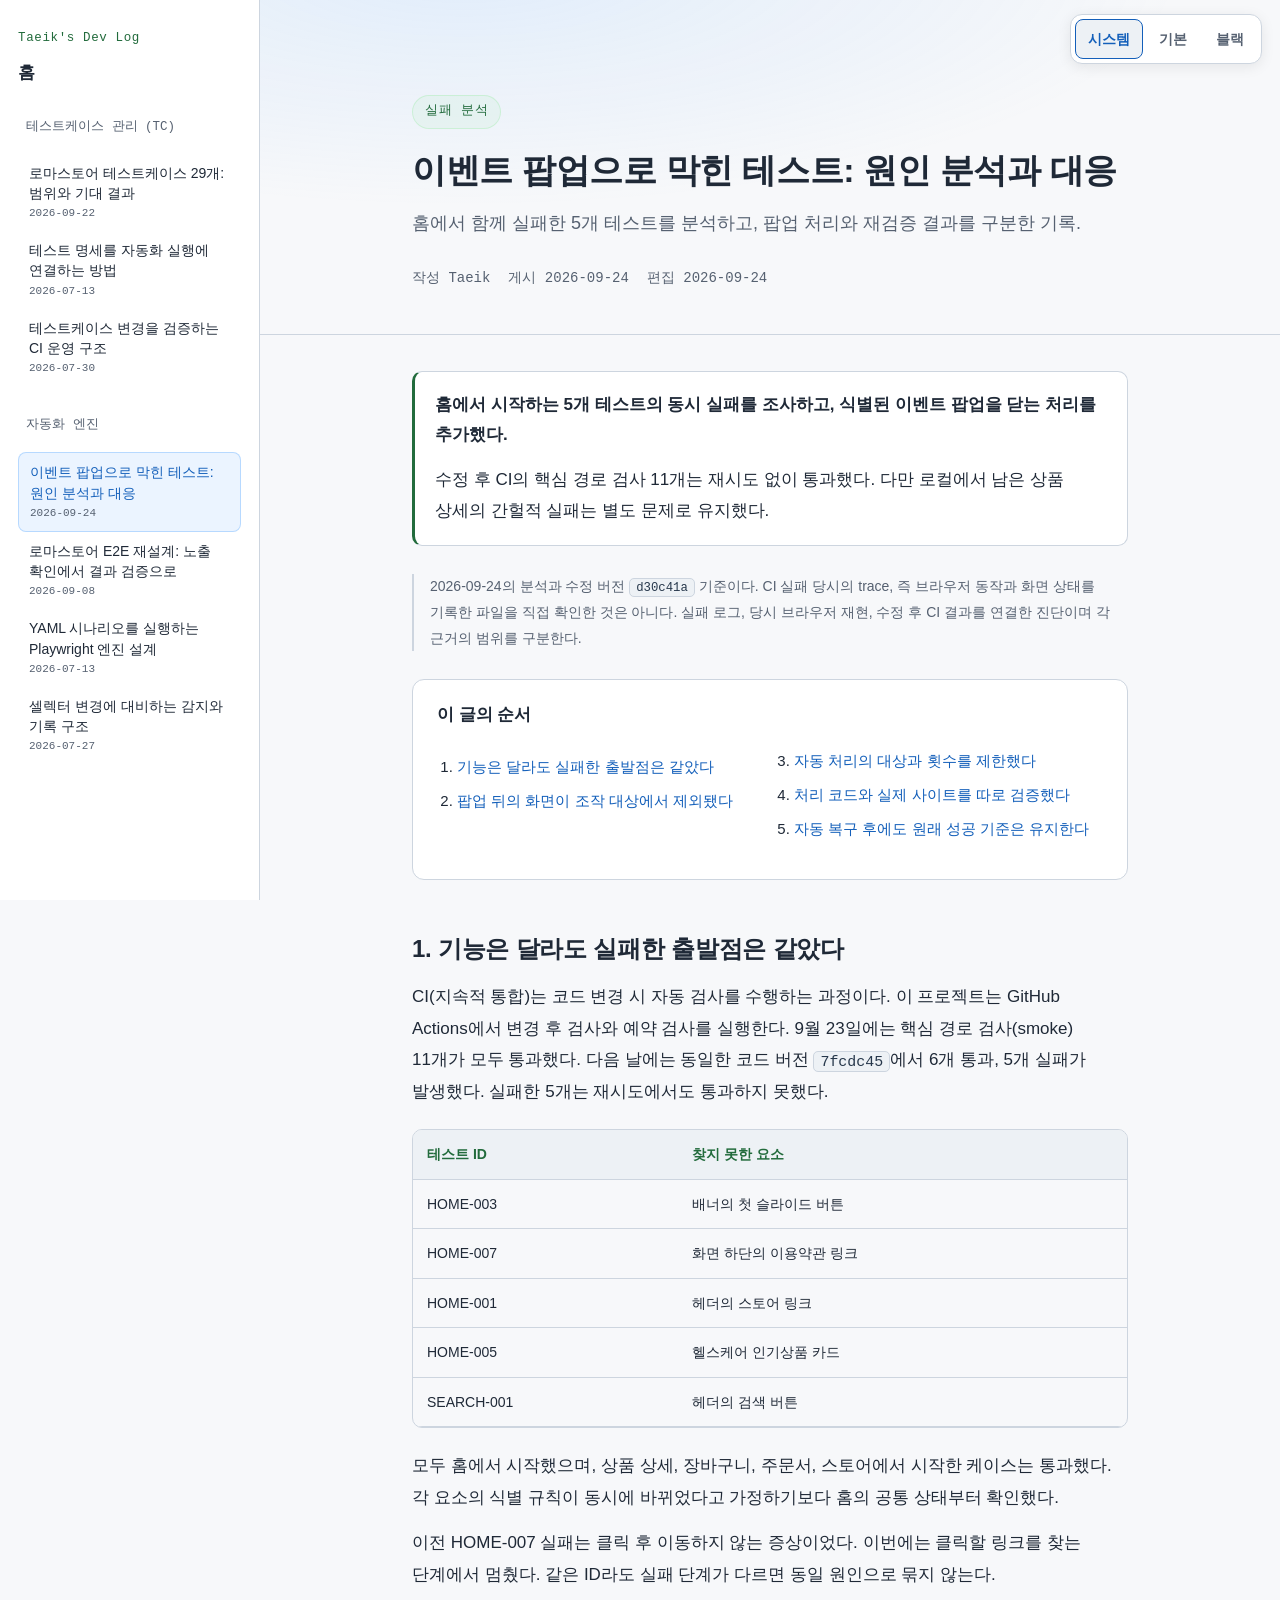
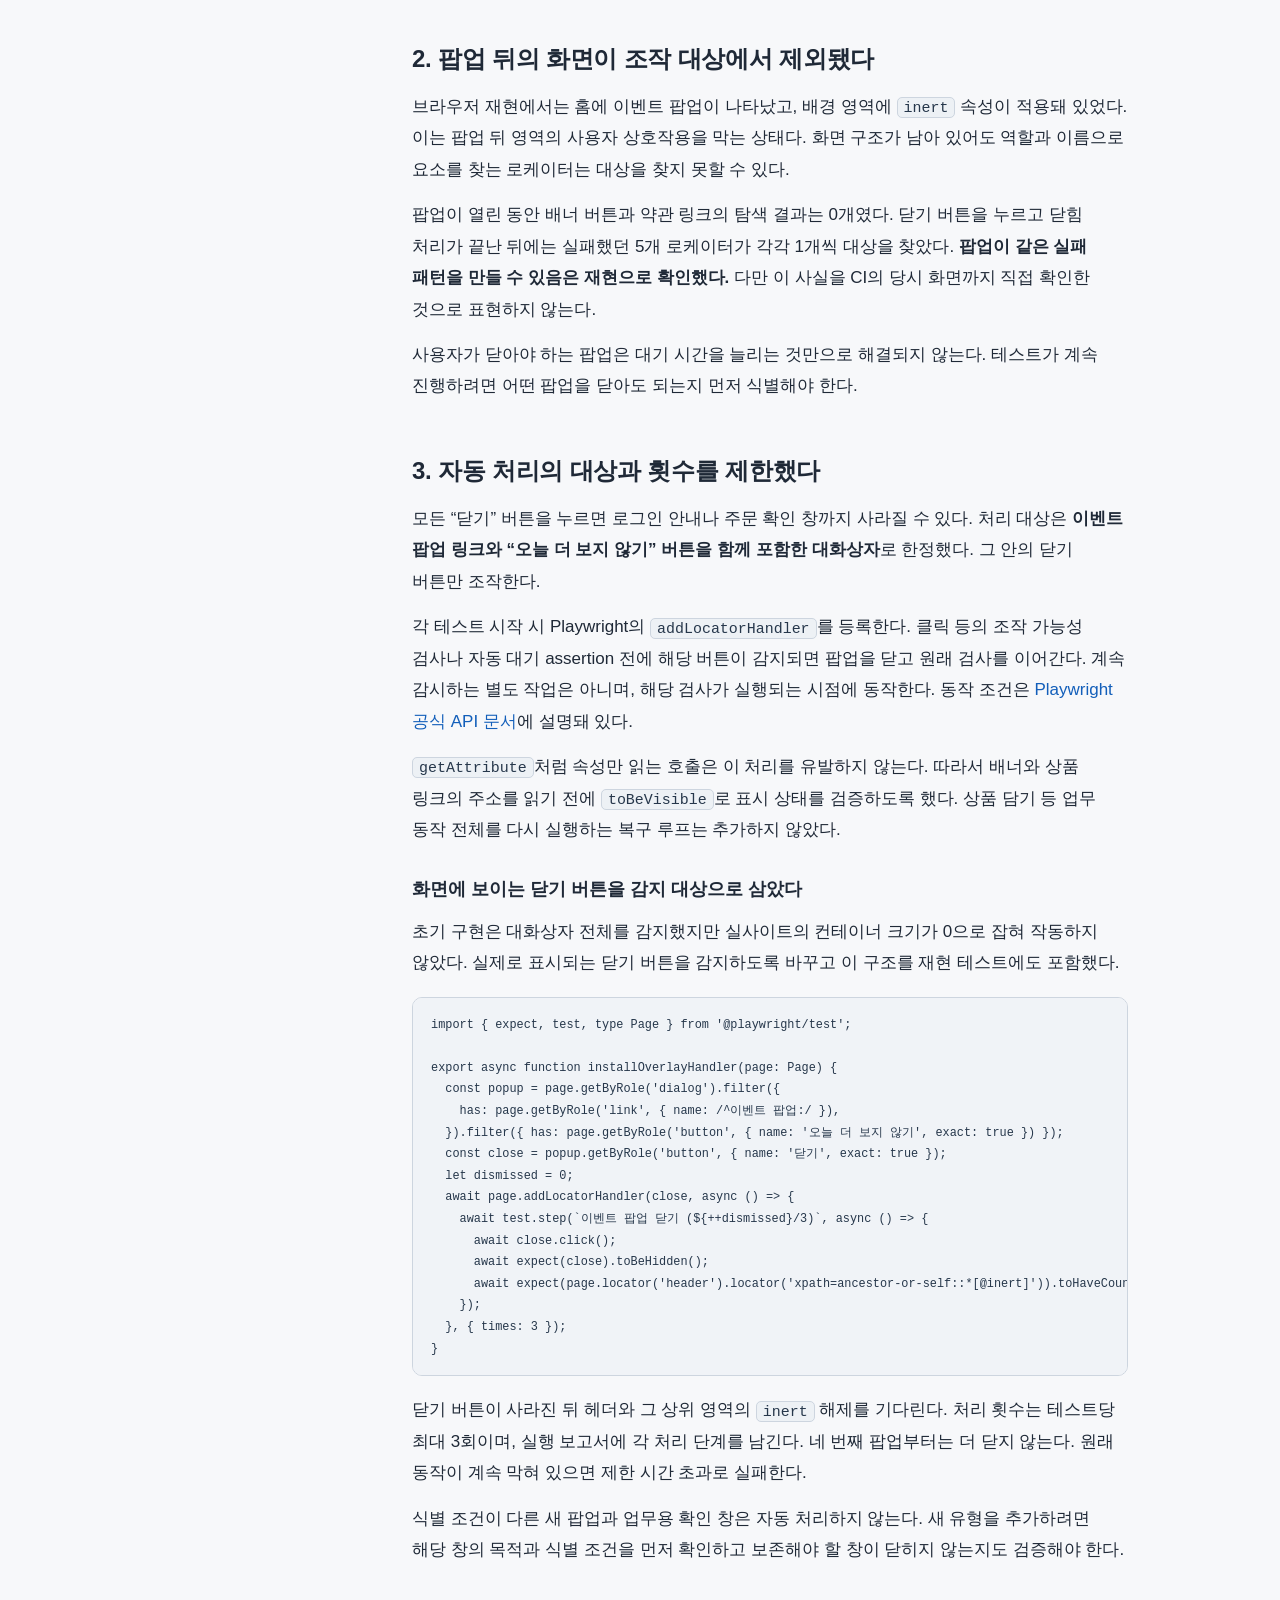
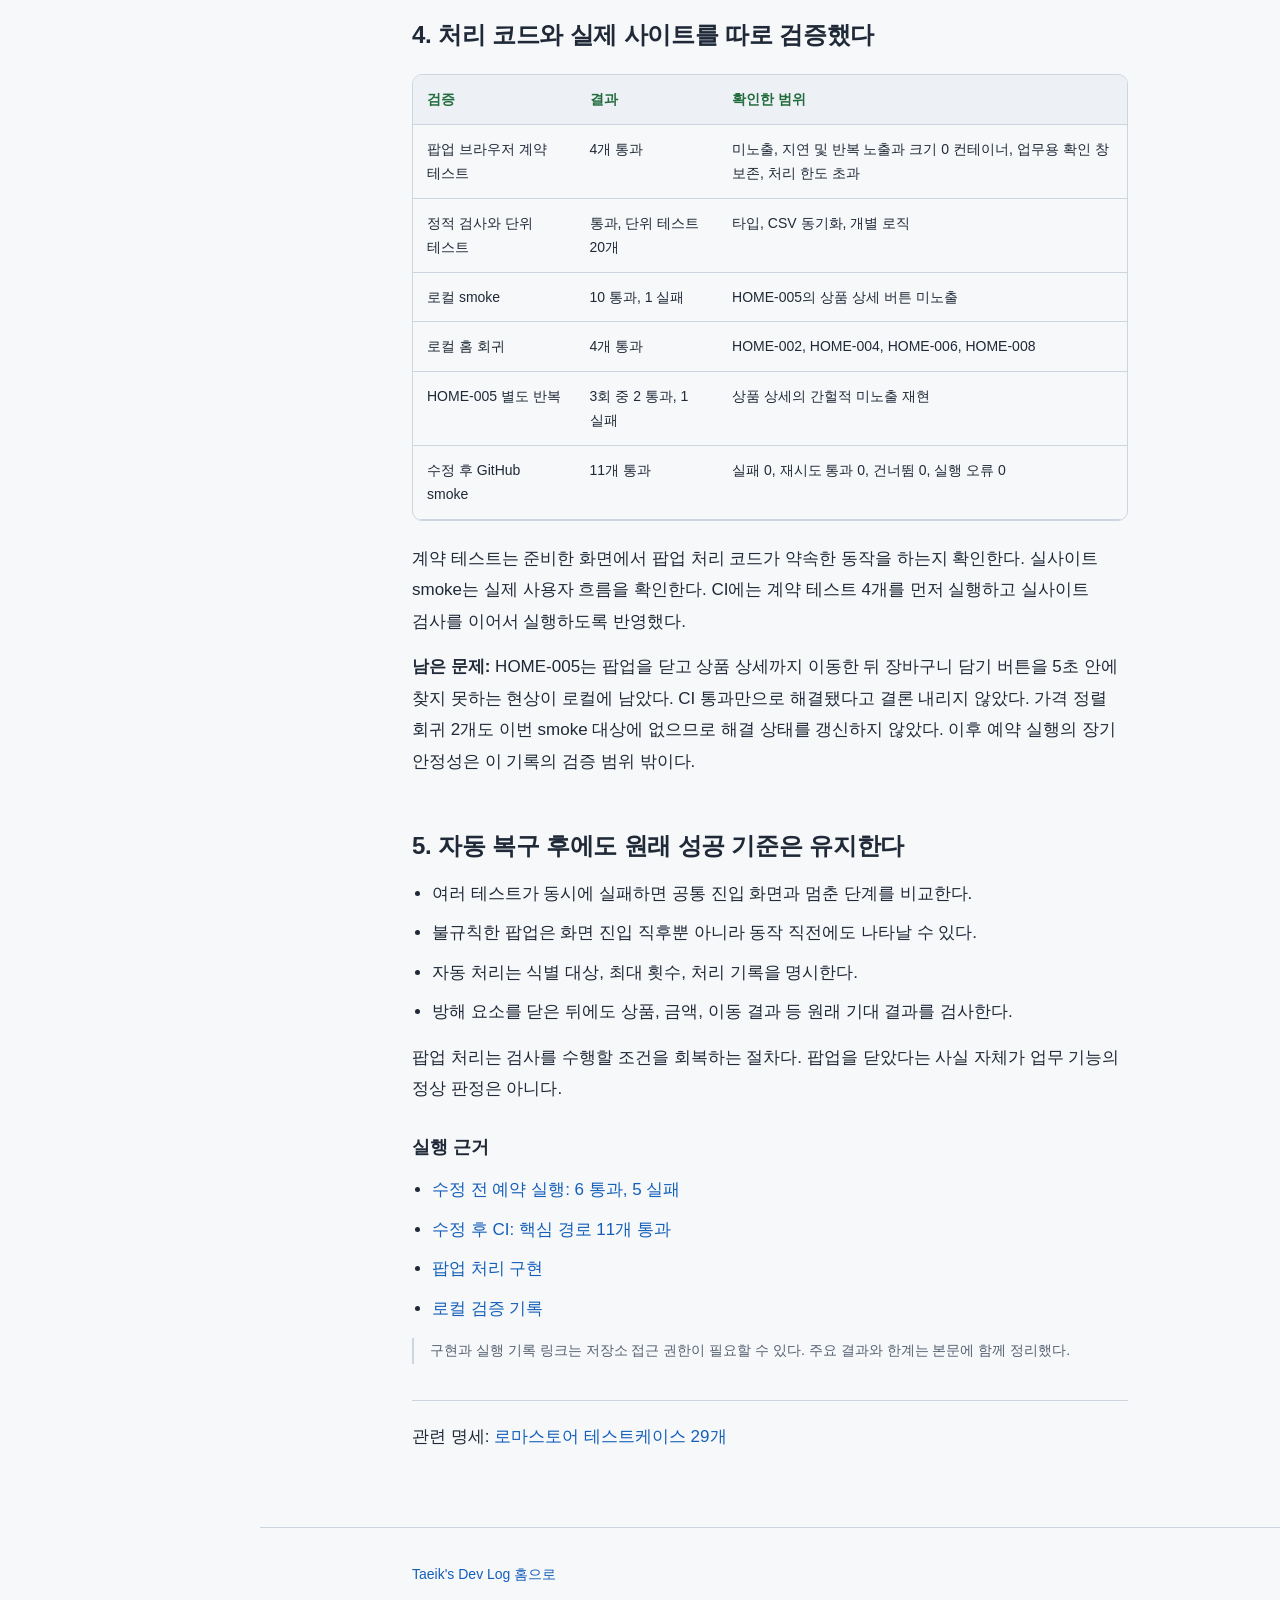
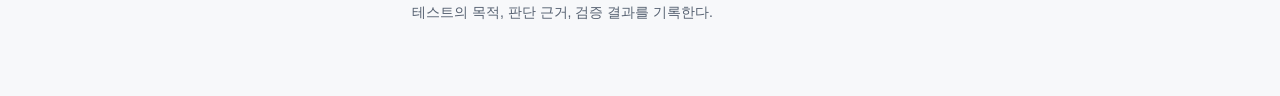
<file: lomastore-popup-handling.html>
<!DOCTYPE html>
<html lang="ko"><head><meta charset="UTF-8"><meta name="viewport" content="width=device-width, initial-scale=1">
<script src="theme.js?v=20260926-1"></script>
<title>이벤트 팝업으로 막힌 테스트: 원인 분석과 대응 | Taeik's Dev Log</title>
<meta name="description" content="홈에서 함께 실패한 5개 테스트를 분석하고, 팝업 처리와 재검증 결과를 구분한 기록.">
<link rel="canonical" href="https://tikim1988.github.io/lomastore-popup-handling.html">
<style>
  :root{
    --bg:#0d1117; --surface:#161b22; --surface2:#1c2330;
    --border:#26303d; --text:#e6edf3; --muted:#9aa7b4;
    --accent:#58a6ff; --accent2:#7ee787; --warn:#e3b341; --danger:#ff7b72;
    --code:#0b1017;
    --mono:"SF Mono",ui-monospace,"JetBrains Mono","Cascadia Code",Consolas,monospace;
    --sans:-apple-system,BlinkMacSystemFont,"Pretendard","Segoe UI",Roboto,"Apple SD Gothic Neo",sans-serif;
  }
  *{box-sizing:border-box}
  html{scroll-behavior:smooth}
  body{
    margin:0;background:var(--bg);color:var(--text);
    font-family:var(--sans);line-height:1.75;font-size:17px;
    -webkit-font-smoothing:antialiased;
  }
  .wrap{max-width:760px;margin:0 auto;padding:0 22px}
  header.hero{
    border-bottom:1px solid var(--border);
    background:radial-gradient(1200px 400px at 20% -10%,rgba(88,166,255,.14),transparent 60%),var(--bg);
    padding:72px 0 44px;
  }
  .kicker{
    display:inline-block;font-family:var(--mono);font-size:12.5px;letter-spacing:.06em;
    color:var(--accent2);background:rgba(126,231,135,.08);
    border:1px solid rgba(126,231,135,.25);border-radius:999px;padding:5px 12px;margin-bottom:20px;
  }
  h1{font-size:34px;line-height:1.28;margin:0 0 16px;letter-spacing:-.01em}
  .lede{color:var(--muted);font-size:18px;margin:0}
  .meta{display:flex;flex-wrap:wrap;gap:10px 18px;margin-top:26px;color:var(--muted);font-size:14px;font-family:var(--mono)}
  .meta b{color:var(--text);font-weight:600}
  main{padding:8px 0 60px}
  article h2{font-size:24px;margin:52px 0 14px;letter-spacing:-.01em}
  article h2 .n{font-family:var(--mono);color:var(--accent);font-size:16px;margin-right:10px}
  article h3{font-size:18px;margin:30px 0 8px;color:var(--text)}
  p{margin:14px 0}
  a{color:var(--accent);text-decoration:none}
  a:hover{text-decoration:underline}
  strong{color:#fff}
  .tldr{
    background:var(--surface);border:1px solid var(--border);border-left:3px solid var(--accent2);
    border-radius:10px;padding:18px 20px;margin:28px 0;
  }
  .tldr b{color:var(--accent2)}
  ul.clean{padding-left:20px;margin:14px 0}
  ul.clean li{margin:8px 0}
  pre{
    background:var(--code);border:1px solid var(--border);border-radius:10px;
    padding:16px 18px;overflow-x:auto;font-family:var(--mono);font-size:13.5px;line-height:1.6;
    margin:18px 0;
  }
  code{font-family:var(--mono);font-size:.88em;background:var(--surface2);border:1px solid var(--border);
    padding:1.5px 6px;border-radius:5px;color:#d7e2ee}
  pre code{background:none;border:none;padding:0;color:#c9d5e1}
  .tok-c{color:#6b7683}      /* comment */
  .tok-k{color:var(--danger)} /* keyword */
  .tok-s{color:var(--accent2)} /* string */
  .tok-a{color:var(--accent)}  /* attr/key */
  .diagram{
    background:var(--surface);border:1px solid var(--border);border-radius:12px;
    padding:24px;margin:26px 0;font-family:var(--mono);font-size:13px;color:var(--muted);
    line-height:1.5;overflow-x:auto;
  }
  .stack{display:grid;gap:10px}
  .layer{border:1px solid var(--border);border-radius:8px;padding:12px 14px;background:var(--surface2)}
  .layer .t{color:var(--text);font-family:var(--sans);font-weight:600;font-size:14px}
  .layer .d{font-size:12.5px;margin-top:3px}
  .layer.own{border-color:rgba(88,166,255,.5)}
  .layer.ext{border-style:dashed;opacity:.85}
  .callout{
    border:1px solid var(--border);border-radius:10px;padding:16px 18px;margin:22px 0;background:var(--surface);
  }
  .callout.warn{border-left:3px solid var(--warn)}
  .callout.warn .h{color:var(--warn)}
  .callout .h{font-weight:700;display:block;margin-bottom:6px}
  .steps{counter-reset:s;list-style:none;padding:0;margin:18px 0}
  .steps li{position:relative;padding:10px 0 10px 44px;border-bottom:1px dashed var(--border)}
  .steps li:last-child{border-bottom:none}
  .steps li::before{
    counter-increment:s;content:counter(s);position:absolute;left:0;top:9px;
    width:28px;height:28px;border-radius:8px;background:var(--surface2);border:1px solid var(--border);
    color:var(--accent);font-family:var(--mono);font-size:13px;display:grid;place-items:center;
  }
  hr{border:none;border-top:1px solid var(--border);margin:44px 0}
  .quote{border-left:3px solid var(--accent);padding:4px 0 4px 18px;color:var(--muted);font-style:italic;margin:22px 0}
  footer{border-top:1px solid var(--border);padding:34px 0 60px;color:var(--muted);font-size:14px}
  footer a{color:var(--accent)}
  .tags{display:flex;flex-wrap:wrap;gap:8px;margin-top:14px}
  .tag{font-family:var(--mono);font-size:12px;color:var(--muted);border:1px solid var(--border);
    border-radius:999px;padding:3px 10px;background:var(--surface)}
  @media(max-width:600px){h1{font-size:27px}body{font-size:16px}article h2{font-size:21px}}

  /* --- 고정 LNB 사이드바 --- */
  body{padding-left:260px}
  .nav-toggle,.lnb-overlay,.lnb .close{display:none}
  .lnb{position:fixed;top:0;left:0;height:100vh;width:260px;background:var(--surface);
    border-right:1px solid var(--border);z-index:40;padding:28px 18px 40px;overflow-y:auto}
  .lnb .brand{font-family:var(--mono);font-size:12.5px;color:var(--accent2);letter-spacing:.05em;margin-bottom:8px}
  .lnb .home{display:block;color:var(--text);font-weight:600;margin-bottom:8px;font-size:17px}
  .lnb .home:hover{text-decoration:none;color:var(--accent)}
  .lnb .home.active{color:var(--accent)}
  .lnb .folder{margin:22px 0 6px;font-size:12.5px;color:var(--muted);font-family:var(--mono);
    display:flex;align-items:center;gap:7px}
  .lnb ul{list-style:none;padding:0;margin:0}
  .lnb li a{display:block;padding:9px 11px;border-radius:8px;color:var(--text);font-size:14px;line-height:1.45}
  .lnb li a:hover{background:var(--surface2);text-decoration:none}
  .lnb li a.active{background:rgba(88,166,255,.12);border:1px solid rgba(88,166,255,.35);color:var(--accent)}
  .lnb li .date{display:block;font-family:var(--mono);font-size:11px;color:var(--muted);margin-top:3px}
  /* 모바일: 사이드바 접고 햄버거로 전환 */
  @media(max-width:860px){
    body{padding-left:0}
    .nav-toggle{display:grid;position:fixed;top:14px;left:14px;z-index:50;width:44px;height:44px;border-radius:10px;
      background:rgba(22,27,34,.9);backdrop-filter:blur(6px);border:1px solid var(--border);color:var(--text);
      cursor:pointer;place-items:center;font-size:18px;line-height:1}
    .nav-toggle:hover{border-color:var(--accent);color:var(--accent)}
    .lnb{transform:translateX(-100%);transition:transform .25s ease;z-index:70;width:280px;max-width:82vw}
    .lnb.open{transform:none}
    .lnb .close{display:block;position:absolute;top:14px;right:14px;background:none;border:none;color:var(--muted);
      font-size:22px;cursor:pointer;line-height:1}
    .lnb .close:hover{color:var(--text)}
    .lnb-overlay{display:block;position:fixed;inset:0;background:rgba(0,0,0,.55);opacity:0;visibility:hidden;
      transition:opacity .2s;z-index:60}
    .lnb-overlay.open{opacity:1;visibility:visible}
  }

.table-wrap{overflow-x:auto;margin:22px 0;border:1px solid var(--border);border-radius:10px}table{border-collapse:collapse;width:100%;font-size:14px;min-width:550px}th,td{padding:12px 14px;text-align:left;border-bottom:1px solid var(--border);vertical-align:top}th{background:var(--surface2);color:var(--accent2)}td code{overflow-wrap:anywhere}h2,h3{scroll-margin-top:24px}.toc{background:var(--surface);padding:20px 24px;border:1px solid var(--border);border-radius:12px}.toc ol{padding-left:20px}.stat-grid{display:grid;grid-template-columns:repeat(3,1fr);gap:12px;margin:24px 0}.stat{padding:16px;border:1px solid var(--border);border-radius:10px;background:var(--surface)}.stat b{display:block;font-size:27px;color:var(--accent2)}.stat span{font-size:13px;color:var(--muted)}@media(max-width:600px){.stat-grid{gap:6px}.stat{padding:10px}.stat b{font-size:23px}.table-wrap{max-width:100%}}
.tc{border:1px solid var(--border);border-radius:12px;padding:4px 20px 18px;margin:20px 0;background:var(--surface)}.tc h3{margin-top:18px;overflow-wrap:anywhere}.tc-meta{font-size:13px;color:var(--muted)}dt{font-weight:700;color:var(--accent2);margin-top:12px}dd{margin:4px 0 0}section{scroll-margin-top:25px}</style><link rel="stylesheet" href="lnb.css?v=20260926-2"><link rel="stylesheet" href="editorial.css?v=20260924-2">
<link rel="stylesheet" href="theme.css?v=20260926-1">
</head><body><a class="skip-link" href="#content">본문으로 이동</a><button class="nav-toggle" aria-label="메뉴 열기" onclick="openNav()">☰</button>
<div class="lnb-overlay" id="lnbOverlay" onclick="closeNav()"></div>
<nav class="lnb" id="lnb" aria-label="사이트 내비게이션"><button class="close" aria-label="메뉴 닫기" onclick="closeNav()">×</button><div class="brand">Taeik's Dev Log</div><a class="home" href="index.html">홈</a>
<div class="nav-group"><h2 class="nav-group-title">테스트케이스 관리 (TC)</h2><ul>
<li><a href="lomastore-testcases.html">로마스토어 테스트케이스 29개: 범위와 기대 결과<span class="date">2026-09-22</span></a></li>
<li><a href="testcase-management.html">테스트 명세를 자동화 실행에 연결하는 방법<span class="date">2026-07-13</span></a></li>
<li><a href="testcase-cicd.html">테스트케이스 변경을 검증하는 CI 운영 구조<span class="date">2026-07-30</span></a></li>
</ul></div>
<div class="nav-group"><h2 class="nav-group-title">자동화 엔진</h2><ul>
<li><a class="active" aria-current="page" href="lomastore-popup-handling.html">이벤트 팝업으로 막힌 테스트: 원인 분석과 대응<span class="date">2026-09-24</span></a></li>
<li><a href="lomastore-e2e-redesign.html">로마스토어 E2E 재설계: 노출 확인에서 결과 검증으로<span class="date">2026-09-08</span></a></li>
<li><a href="test-automation-engine.html?v=20260926-3">YAML 시나리오를 실행하는 Playwright 엔진 설계<span class="date">2026-07-13</span></a></li>
<li><a href="self-healing-locator.html?v=20260926-3">셀렉터 변경에 대비하는 감지와 기록 구조<span class="date">2026-07-27</span></a></li>
</ul></div>
</nav>
<div class="theme-controls" role="group" aria-label="화면 테마" hidden>
  <button type="button" data-theme-choice="system" aria-pressed="true" title="시스템 설정에 자동으로 맞춤">시스템</button>
  <button type="button" data-theme-choice="light" aria-pressed="false" title="밝은 기본 테마">기본</button>
  <button type="button" data-theme-choice="dark" aria-pressed="false" title="어두운 블랙 테마">블랙</button>
  <span id="theme-status" class="sr-only" role="status" aria-live="polite"></span>
</div>
<header class="hero"><div class="wrap"><span class="kicker">실패 분석</span><h1>이벤트 팝업으로 막힌 테스트: 원인 분석과 대응</h1><p class="lede">홈에서 함께 실패한 5개 테스트를 분석하고, 팝업 처리와 재검증 결과를 구분한 기록.</p><div class="meta"><span>작성 Taeik</span><span>게시 <time datetime="2026-09-24">2026-09-24</time></span><span>편집 <time datetime="2026-09-24">2026-09-24</time></span></div></div></header>
<main id="content"><div class="wrap"><article><div class="tldr"><strong>홈에서 시작하는 5개 테스트의 동시 실패를 조사하고, 식별된 이벤트 팝업을 닫는 처리를 추가했다.</strong><p>수정 후 CI의 핵심 경로 검사 11개는 재시도 없이 통과했다. 다만 로컬에서 남은 상품 상세의 간헐적 실패는 별도 문제로 유지했다.</p></div>
<p class="record-note">2026-09-24의 분석과 수정 버전 <code>d30c41a</code> 기준이다. CI 실패 당시의 trace, 즉 브라우저 동작과 화면 상태를 기록한 파일을 직접 확인한 것은 아니다. 실패 로그, 당시 브라우저 재현, 수정 후 CI 결과를 연결한 진단이며 각 근거의 범위를 구분한다.</p>
<nav class="toc" aria-label="글 목차"><strong>이 글의 순서</strong><ol><li><a href="#symptom">기능은 달라도 실패한 출발점은 같았다</a></li><li><a href="#cause">팝업 뒤의 화면이 조작 대상에서 제외됐다</a></li><li><a href="#implementation">자동 처리의 대상과 횟수를 제한했다</a></li><li><a href="#verification">처리 코드와 실제 사이트를 따로 검증했다</a></li><li><a href="#lesson">자동 복구 후에도 원래 성공 기준은 유지한다</a></li></ol></nav><h2 id="symptom">1. 기능은 달라도 실패한 출발점은 같았다</h2>
<p>CI(지속적 통합)는 코드 변경 시 자동 검사를 수행하는 과정이다. 이 프로젝트는 GitHub Actions에서 변경 후 검사와 예약 검사를 실행한다. 9월 23일에는 핵심 경로 검사(smoke) 11개가 모두 통과했다. 다음 날에는 동일한 코드 버전 <code>7fcdc45</code>에서 6개 통과, 5개 실패가 발생했다. 실패한 5개는 재시도에서도 통과하지 못했다.</p>
<div class="table-wrap"><table><thead><tr><th scope="col">테스트 ID</th><th scope="col">찾지 못한 요소</th></tr></thead><tbody>
<tr><td>HOME-003</td><td>배너의 첫 슬라이드 버튼</td></tr>
<tr><td>HOME-007</td><td>화면 하단의 이용약관 링크</td></tr>
<tr><td>HOME-001</td><td>헤더의 스토어 링크</td></tr>
<tr><td>HOME-005</td><td>헬스케어 인기상품 카드</td></tr>
<tr><td>SEARCH-001</td><td>헤더의 검색 버튼</td></tr>
</tbody></table></div>
<p>모두 홈에서 시작했으며, 상품 상세, 장바구니, 주문서, 스토어에서 시작한 케이스는 통과했다. 각 요소의 식별 규칙이 동시에 바뀌었다고 가정하기보다 홈의 공통 상태부터 확인했다.</p>
<p>이전 HOME-007 실패는 클릭 후 이동하지 않는 증상이었다. 이번에는 클릭할 링크를 찾는 단계에서 멈췄다. 같은 ID라도 실패 단계가 다르면 동일 원인으로 묶지 않는다.</p>
<h2 id="cause">2. 팝업 뒤의 화면이 조작 대상에서 제외됐다</h2>
<p>브라우저 재현에서는 홈에 이벤트 팝업이 나타났고, 배경 영역에 <code>inert</code> 속성이 적용돼 있었다. 이는 팝업 뒤 영역의 사용자 상호작용을 막는 상태다. 화면 구조가 남아 있어도 역할과 이름으로 요소를 찾는 로케이터는 대상을 찾지 못할 수 있다.</p>
<p>팝업이 열린 동안 배너 버튼과 약관 링크의 탐색 결과는 0개였다. 닫기 버튼을 누르고 닫힘 처리가 끝난 뒤에는 실패했던 5개 로케이터가 각각 1개씩 대상을 찾았다. <strong>팝업이 같은 실패 패턴을 만들 수 있음은 재현으로 확인했다.</strong> 다만 이 사실을 CI의 당시 화면까지 직접 확인한 것으로 표현하지 않는다.</p>
<p>사용자가 닫아야 하는 팝업은 대기 시간을 늘리는 것만으로 해결되지 않는다. 테스트가 계속 진행하려면 어떤 팝업을 닫아도 되는지 먼저 식별해야 한다.</p>
<h2 id="implementation">3. 자동 처리의 대상과 횟수를 제한했다</h2>
<p>모든 “닫기” 버튼을 누르면 로그인 안내나 주문 확인 창까지 사라질 수 있다. 처리 대상은 <strong>이벤트 팝업 링크와 “오늘 더 보지 않기” 버튼을 함께 포함한 대화상자</strong>로 한정했다. 그 안의 닫기 버튼만 조작한다.</p>
<p>각 테스트 시작 시 Playwright의 <code>addLocatorHandler</code>를 등록한다. 클릭 등의 조작 가능성 검사나 자동 대기 assertion 전에 해당 버튼이 감지되면 팝업을 닫고 원래 검사를 이어간다. 계속 감시하는 별도 작업은 아니며, 해당 검사가 실행되는 시점에 동작한다. 동작 조건은 <a href="https://playwright.dev/docs/api/class-page#page-add-locator-handler">Playwright 공식 API 문서</a>에 설명돼 있다.</p>
<p><code>getAttribute</code>처럼 속성만 읽는 호출은 이 처리를 유발하지 않는다. 따라서 배너와 상품 링크의 주소를 읽기 전에 <code>toBeVisible</code>로 표시 상태를 검증하도록 했다. 상품 담기 등 업무 동작 전체를 다시 실행하는 복구 루프는 추가하지 않았다.</p>
<h3>화면에 보이는 닫기 버튼을 감지 대상으로 삼았다</h3>
<p>초기 구현은 대화상자 전체를 감지했지만 실사이트의 컨테이너 크기가 0으로 잡혀 작동하지 않았다. 실제로 표시되는 닫기 버튼을 감지하도록 바꾸고 이 구조를 재현 테스트에도 포함했다.</p>
<pre><code>import { expect, test, type Page } from &#x27;@playwright/test&#x27;;

export async function installOverlayHandler(page: Page) {
  const popup = page.getByRole(&#x27;dialog&#x27;).filter({
    has: page.getByRole(&#x27;link&#x27;, { name: /^이벤트 팝업:/ }),
  }).filter({ has: page.getByRole(&#x27;button&#x27;, { name: &#x27;오늘 더 보지 않기&#x27;, exact: true }) });
  const close = popup.getByRole(&#x27;button&#x27;, { name: &#x27;닫기&#x27;, exact: true });
  let dismissed = 0;
  await page.addLocatorHandler(close, async () =&gt; {
    await test.step(`이벤트 팝업 닫기 (${++dismissed}/3)`, async () =&gt; {
      await close.click();
      await expect(close).toBeHidden();
      await expect(page.locator(&#x27;header&#x27;).locator(&#x27;xpath=ancestor-or-self::*[@inert]&#x27;)).toHaveCount(0);
    });
  }, { times: 3 });
}</code></pre>
<p>닫기 버튼이 사라진 뒤 헤더와 그 상위 영역의 <code>inert</code> 해제를 기다린다. 처리 횟수는 테스트당 최대 3회이며, 실행 보고서에 각 처리 단계를 남긴다. 네 번째 팝업부터는 더 닫지 않는다. 원래 동작이 계속 막혀 있으면 제한 시간 초과로 실패한다.</p>
<p>식별 조건이 다른 새 팝업과 업무용 확인 창은 자동 처리하지 않는다. 새 유형을 추가하려면 해당 창의 목적과 식별 조건을 먼저 확인하고 보존해야 할 창이 닫히지 않는지도 검증해야 한다.</p>
<h2 id="verification">4. 처리 코드와 실제 사이트를 따로 검증했다</h2>
<div class="table-wrap"><table><thead><tr><th scope="col">검증</th><th scope="col">결과</th><th scope="col">확인한 범위</th></tr></thead><tbody>
<tr><td>팝업 브라우저 계약 테스트</td><td>4개 통과</td><td>미노출, 지연 및 반복 노출과 크기 0 컨테이너, 업무용 확인 창 보존, 처리 한도 초과</td></tr>
<tr><td>정적 검사와 단위 테스트</td><td>통과, 단위 테스트 20개</td><td>타입, CSV 동기화, 개별 로직</td></tr>
<tr><td>로컬 smoke</td><td>10 통과, 1 실패</td><td>HOME-005의 상품 상세 버튼 미노출</td></tr>
<tr><td>로컬 홈 회귀</td><td>4개 통과</td><td>HOME-002, HOME-004, HOME-006, HOME-008</td></tr>
<tr><td>HOME-005 별도 반복</td><td>3회 중 2 통과, 1 실패</td><td>상품 상세의 간헐적 미노출 재현</td></tr>
<tr><td>수정 후 GitHub smoke</td><td>11개 통과</td><td>실패 0, 재시도 통과 0, 건너뜀 0, 실행 오류 0</td></tr>
</tbody></table></div>
<p>계약 테스트는 준비한 화면에서 팝업 처리 코드가 약속한 동작을 하는지 확인한다. 실사이트 smoke는 실제 사용자 흐름을 확인한다. CI에는 계약 테스트 4개를 먼저 실행하고 실사이트 검사를 이어서 실행하도록 반영했다.</p>
<p><strong>남은 문제:</strong> HOME-005는 팝업을 닫고 상품 상세까지 이동한 뒤 장바구니 담기 버튼을 5초 안에 찾지 못하는 현상이 로컬에 남았다. CI 통과만으로 해결됐다고 결론 내리지 않았다. 가격 정렬 회귀 2개도 이번 smoke 대상에 없으므로 해결 상태를 갱신하지 않았다. 이후 예약 실행의 장기 안정성은 이 기록의 검증 범위 밖이다.</p>
<h2 id="lesson">5. 자동 복구 후에도 원래 성공 기준은 유지한다</h2>
<ul class="clean"><li>여러 테스트가 동시에 실패하면 공통 진입 화면과 멈춘 단계를 비교한다.</li><li>불규칙한 팝업은 화면 진입 직후뿐 아니라 동작 직전에도 나타날 수 있다.</li><li>자동 처리는 식별 대상, 최대 횟수, 처리 기록을 명시한다.</li><li>방해 요소를 닫은 뒤에도 상품, 금액, 이동 결과 등 원래 기대 결과를 검사한다.</li></ul>
<p>팝업 처리는 검사를 수행할 조건을 회복하는 절차다. 팝업을 닫았다는 사실 자체가 업무 기능의 정상 판정은 아니다.</p>
<h3>실행 근거</h3>
<ul class="clean">
<li><a href="https://github.com/TIKim1988/test-automation-skeleton/actions/runs/35955242577">수정 전 예약 실행: 6 통과, 5 실패</a></li>
<li><a href="https://github.com/TIKim1988/test-automation-skeleton/actions/runs/35956495987">수정 후 CI: 핵심 경로 11개 통과</a></li>
<li><a href="https://github.com/TIKim1988/test-automation-skeleton/blob/d30c41a659d9bccda17c51e966554620039fef44/automation/pages/overlays.ts">팝업 처리 구현</a></li>
<li><a href="https://github.com/TIKim1988/test-automation-skeleton/blob/d30c41a659d9bccda17c51e966554620039fef44/docs/lomastore-popup-validation-2026-09-24.json">로컬 검증 기록</a></li>
</ul><p class="record-note">구현과 실행 기록 링크는 저장소 접근 권한이 필요할 수 있다. 주요 결과와 한계는 본문에 함께 정리했다.</p>
<p class="related">관련 명세: <a href="lomastore-testcases.html">로마스토어 테스트케이스 29개</a></p>
</article></div></main>
<footer><div class="wrap"><a href="index.html">Taeik's Dev Log 홈으로</a><p>테스트의 목적, 판단 근거, 검증 결과를 기록한다.</p></div></footer>
<script>function openNav(){document.getElementById('lnb').classList.add('open');document.getElementById('lnbOverlay').classList.add('open')}function closeNav(){document.getElementById('lnb').classList.remove('open');document.getElementById('lnbOverlay').classList.remove('open')}</script></body></html>
</file>
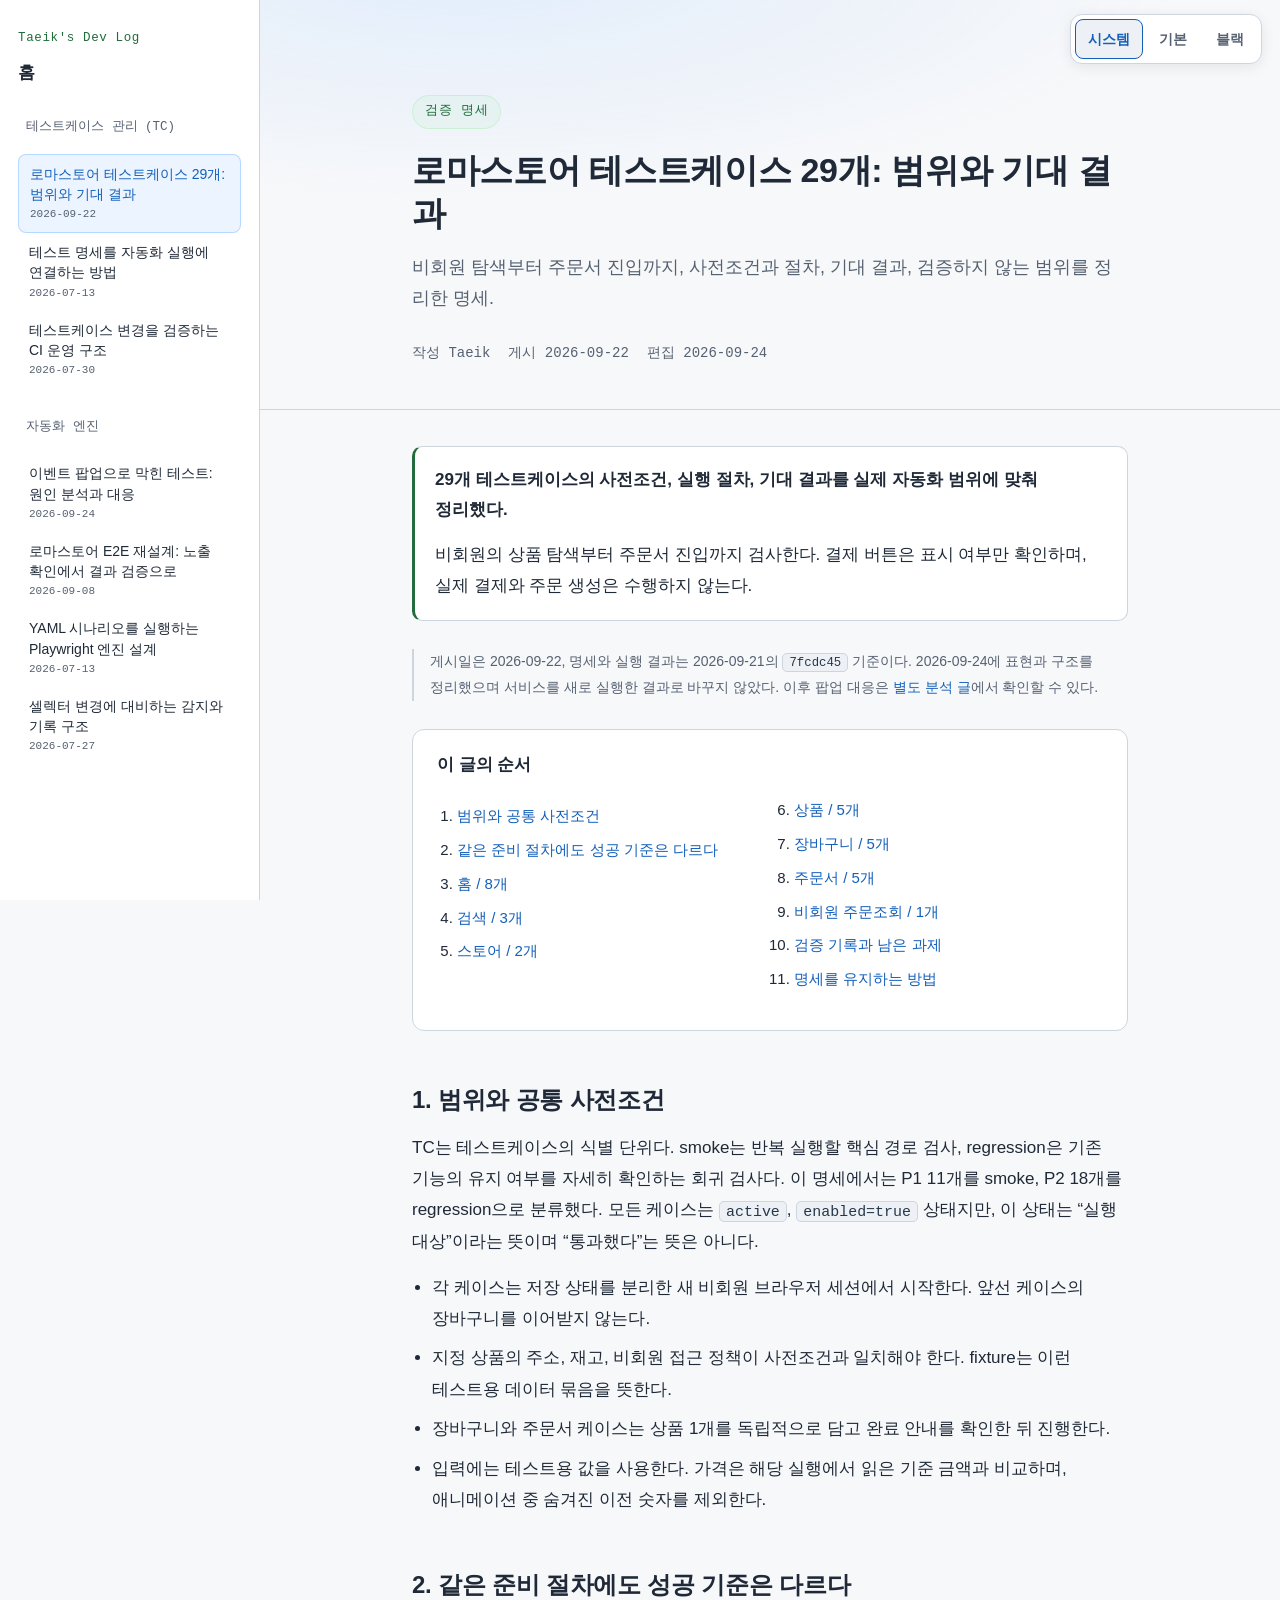
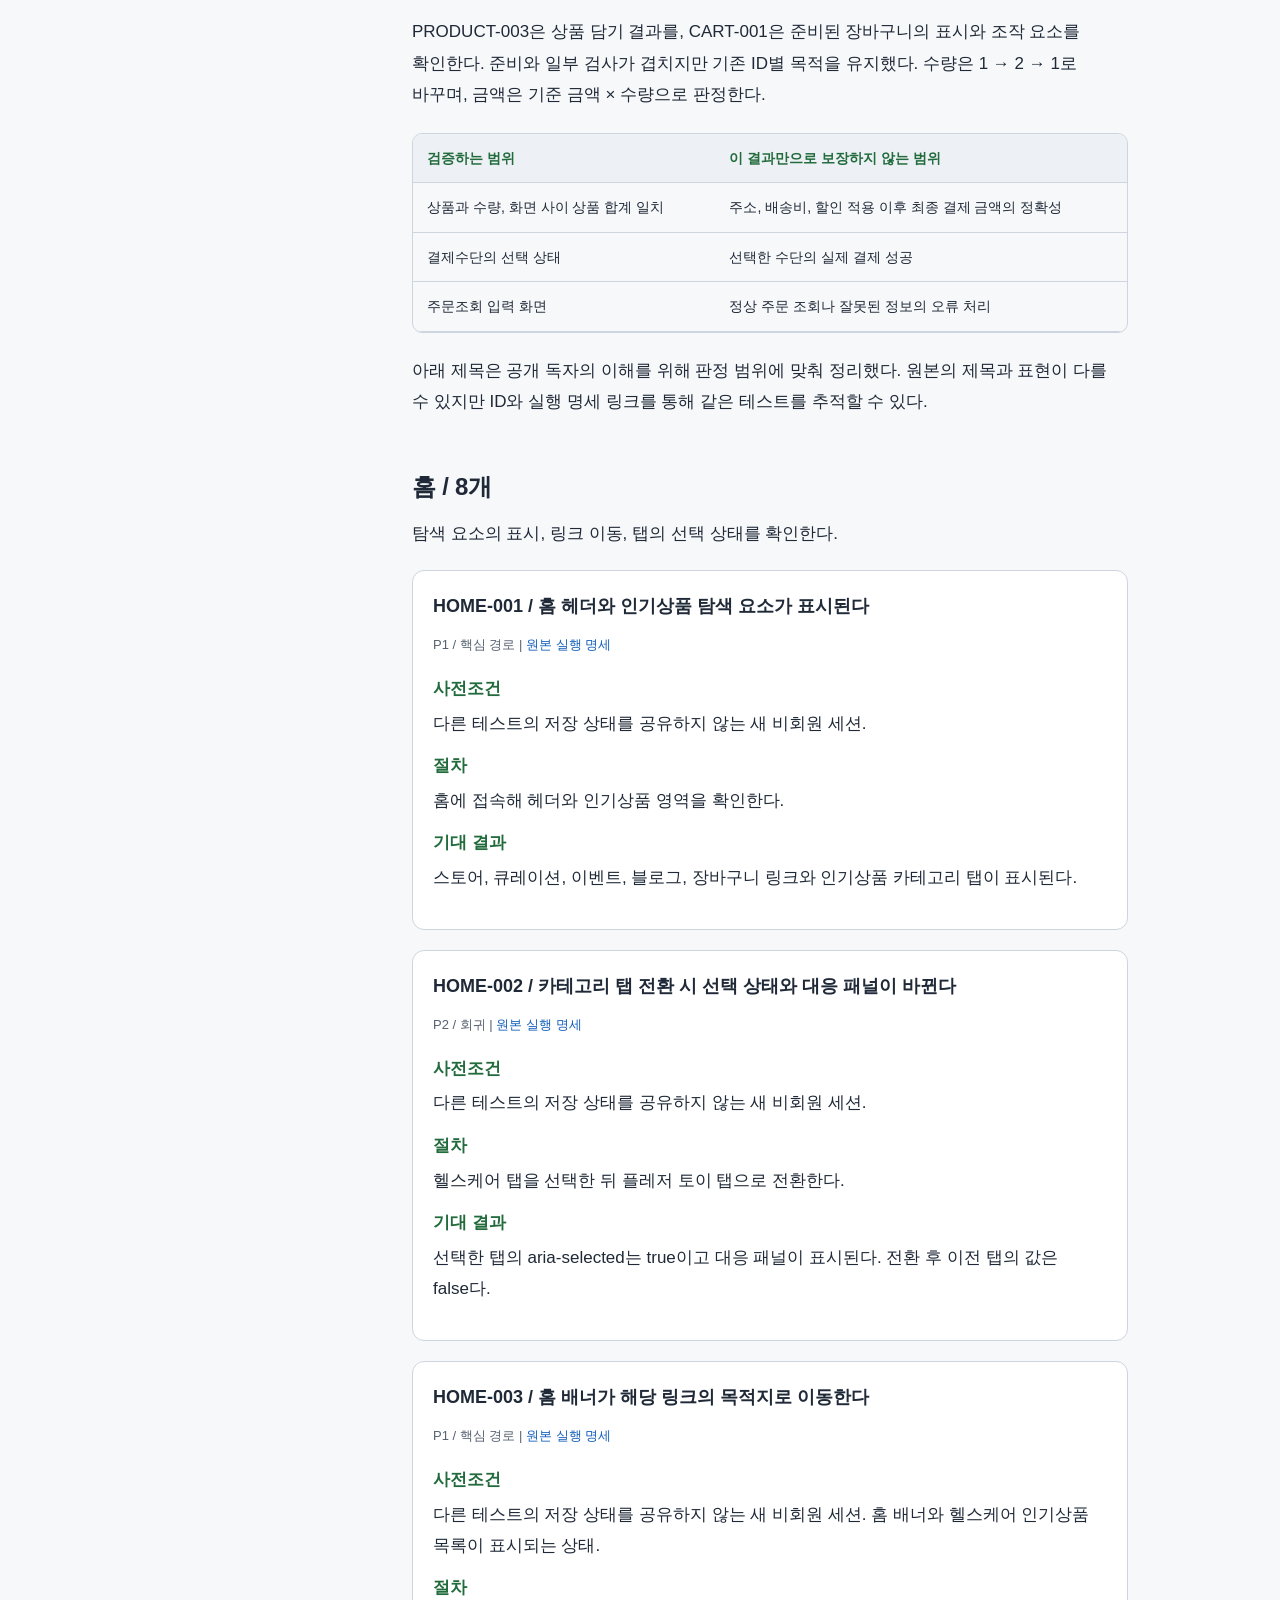
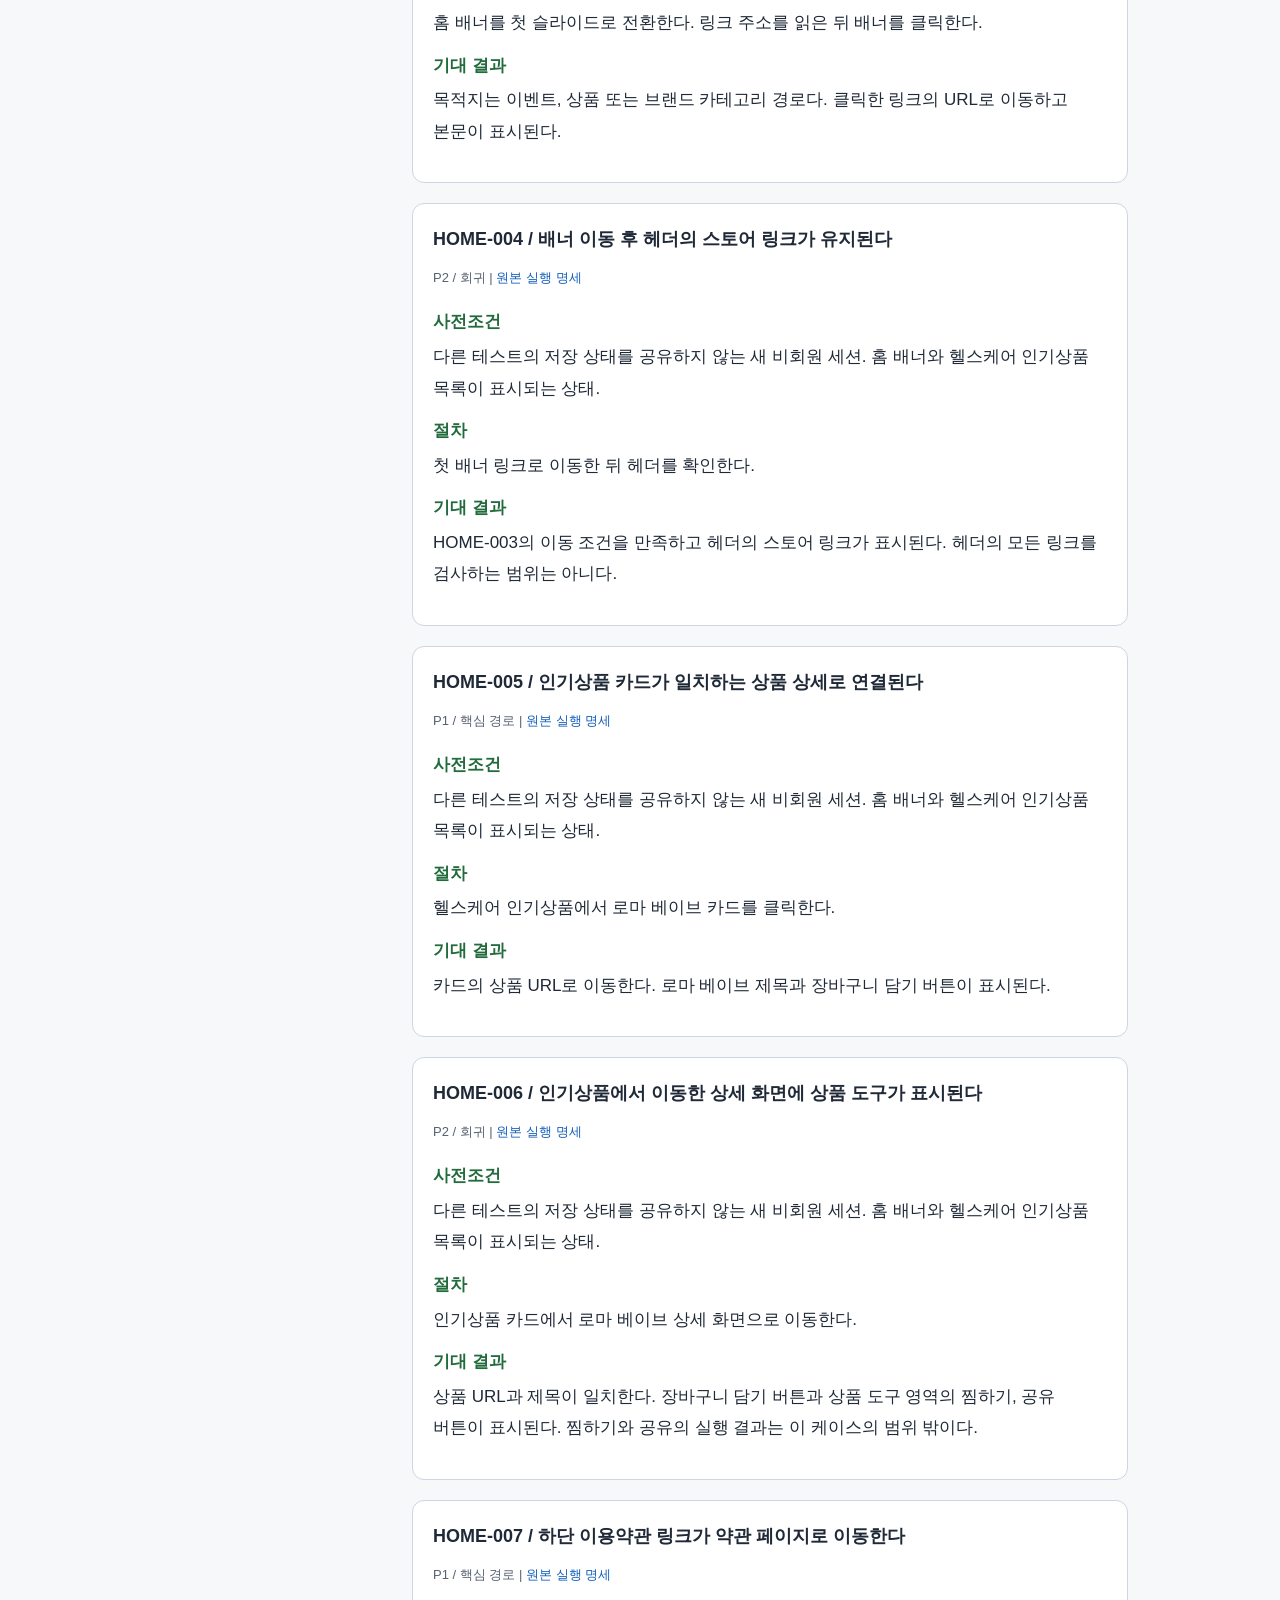
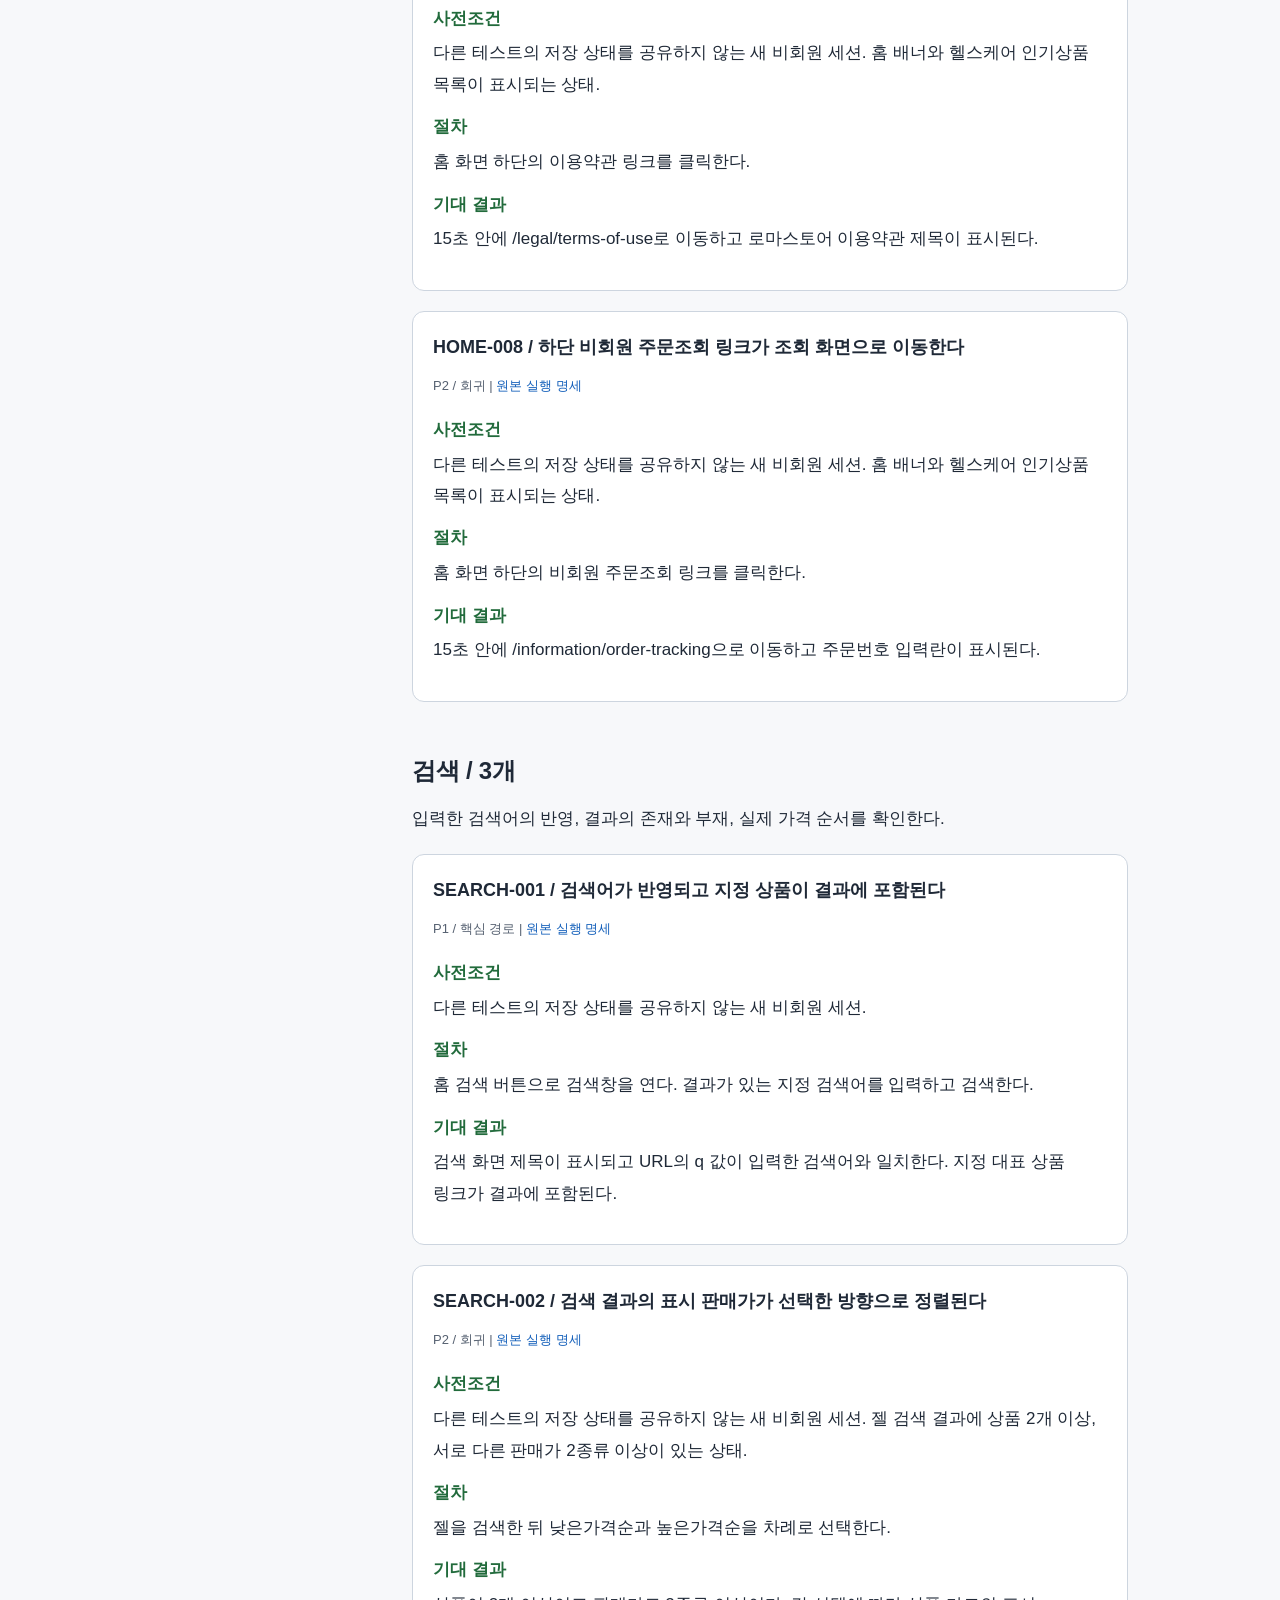
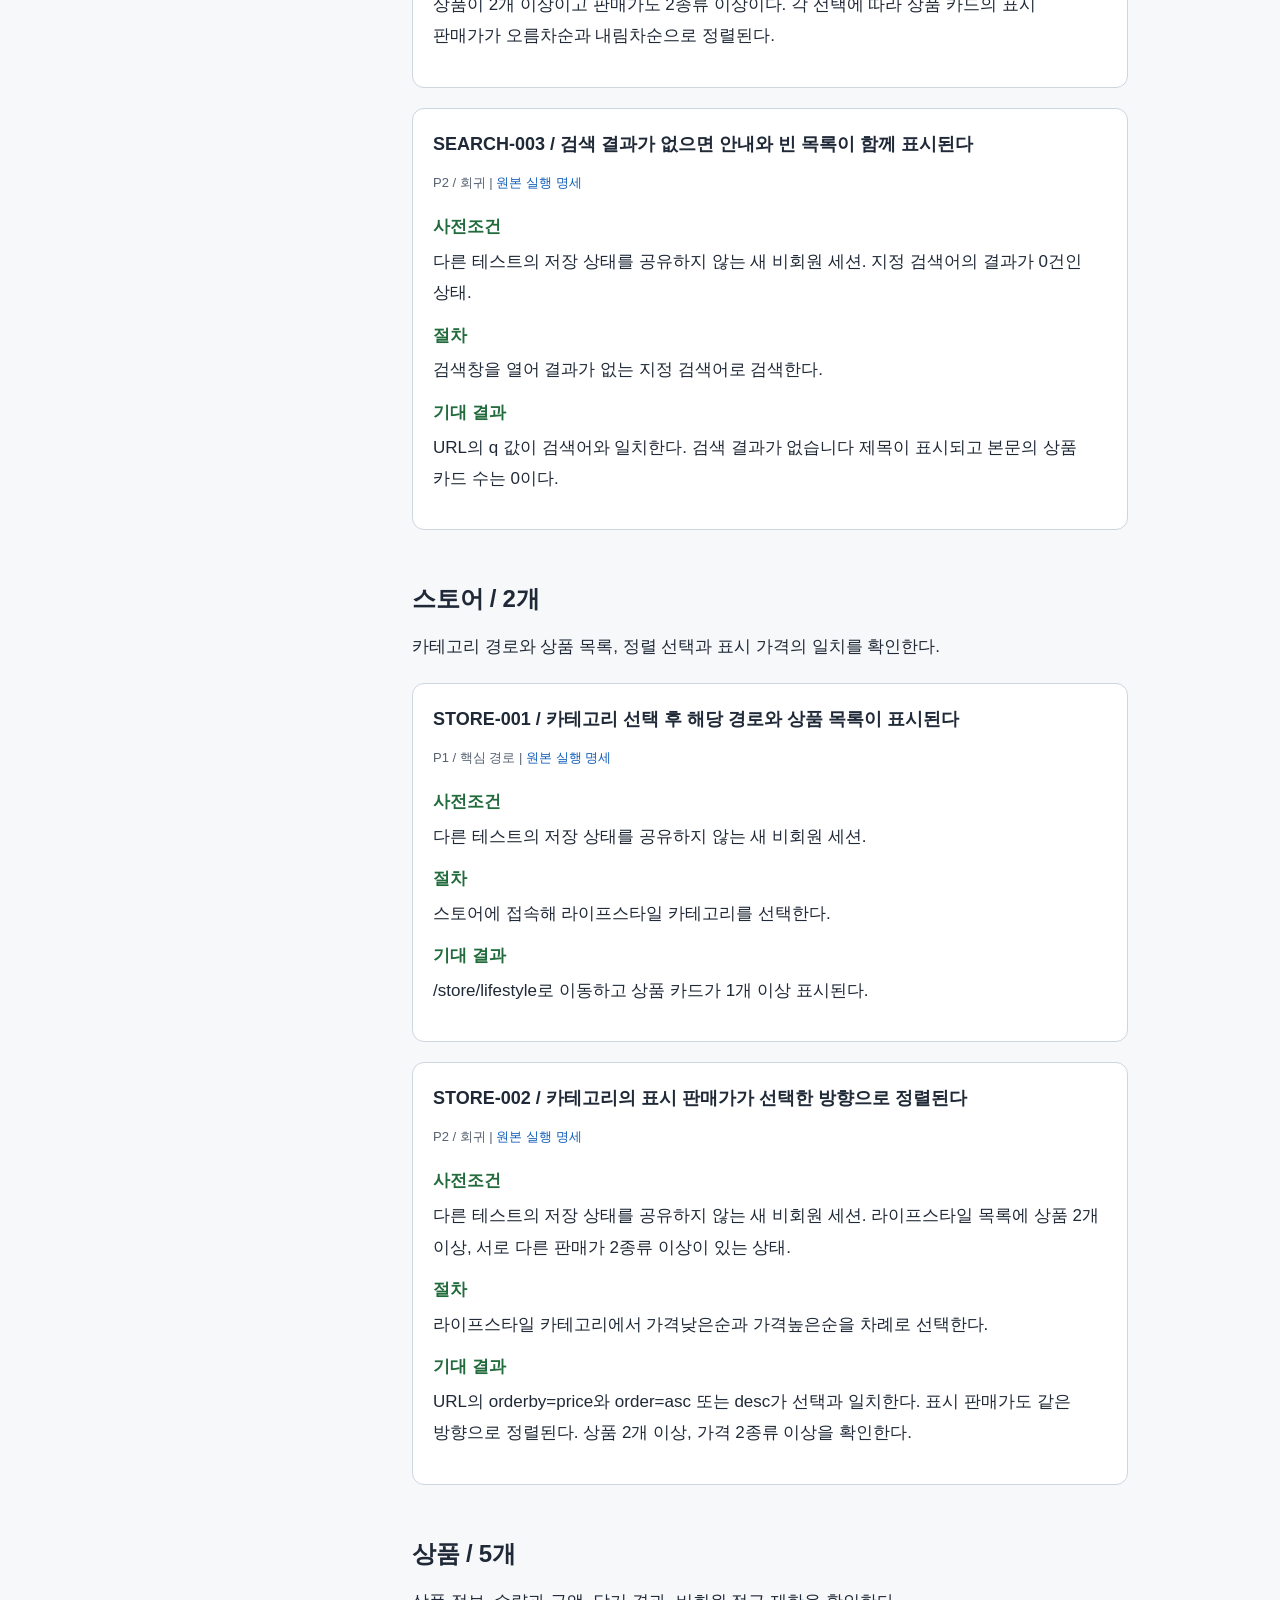
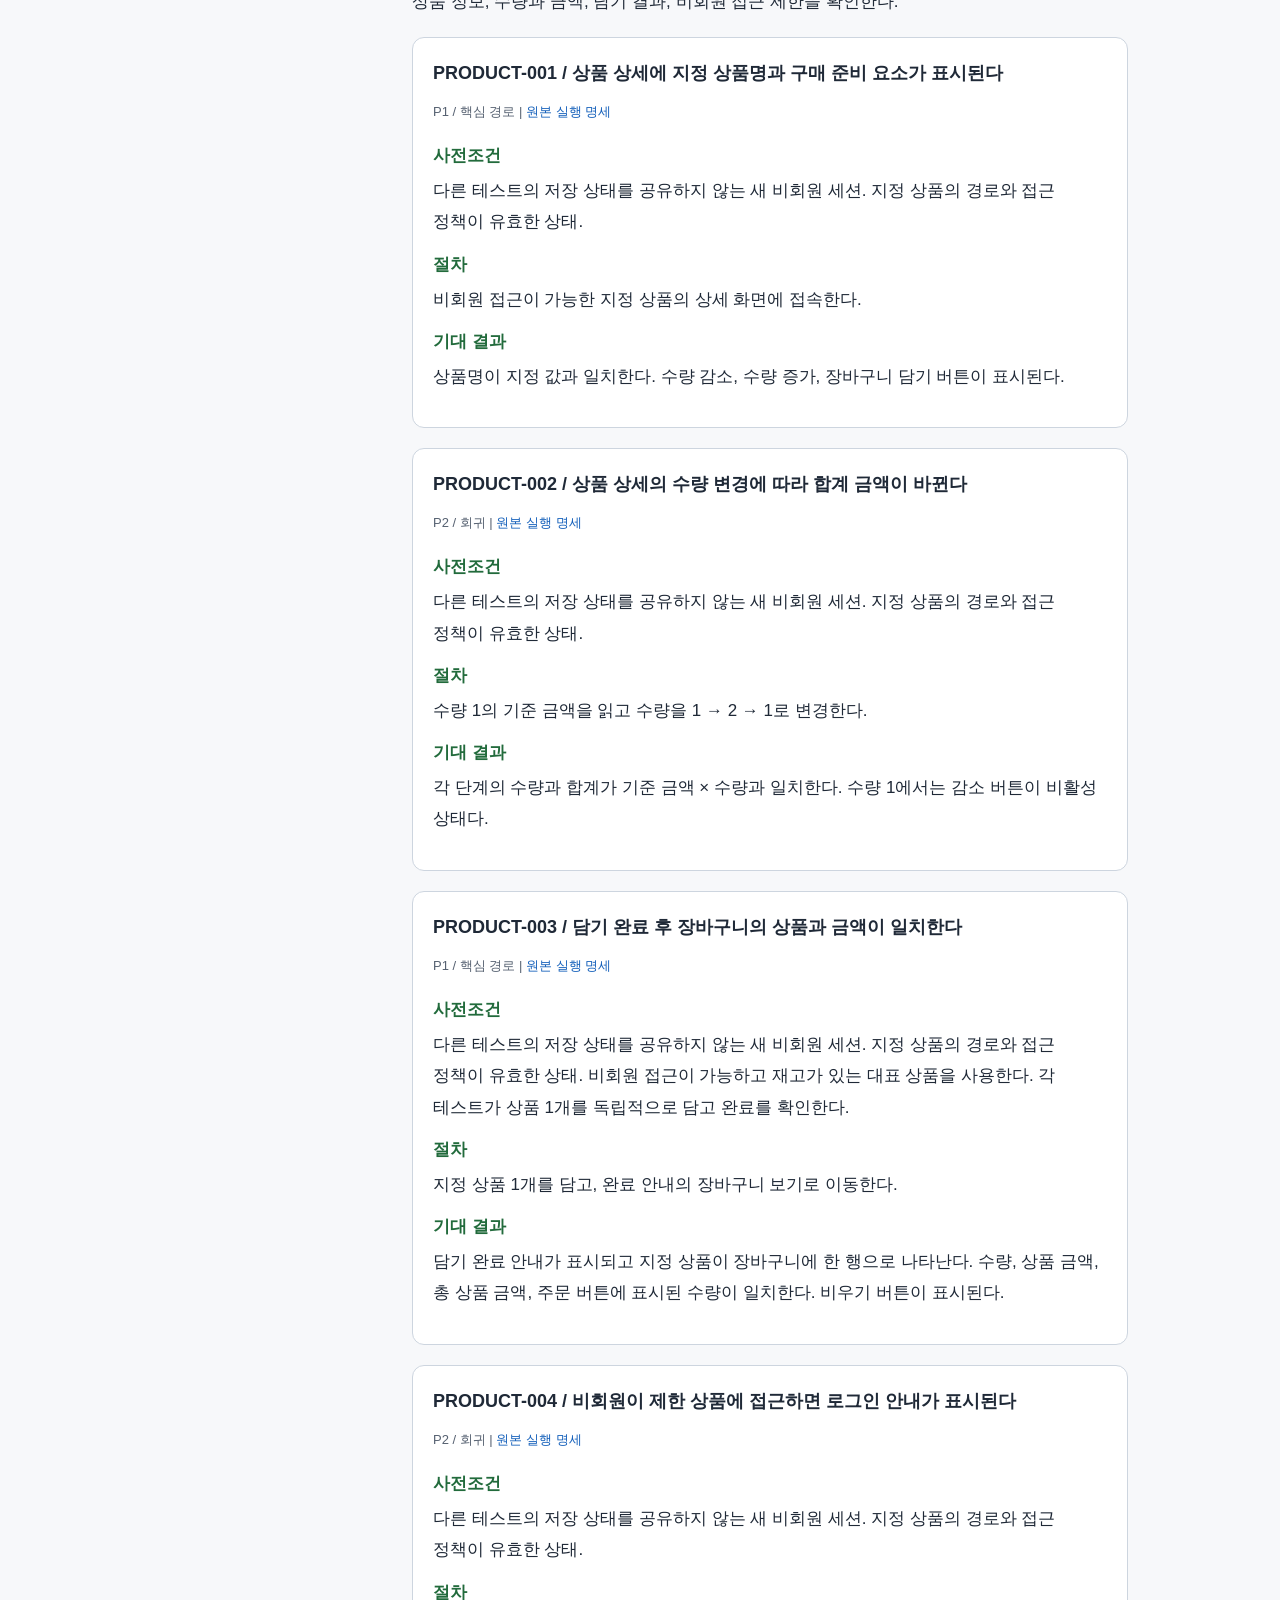
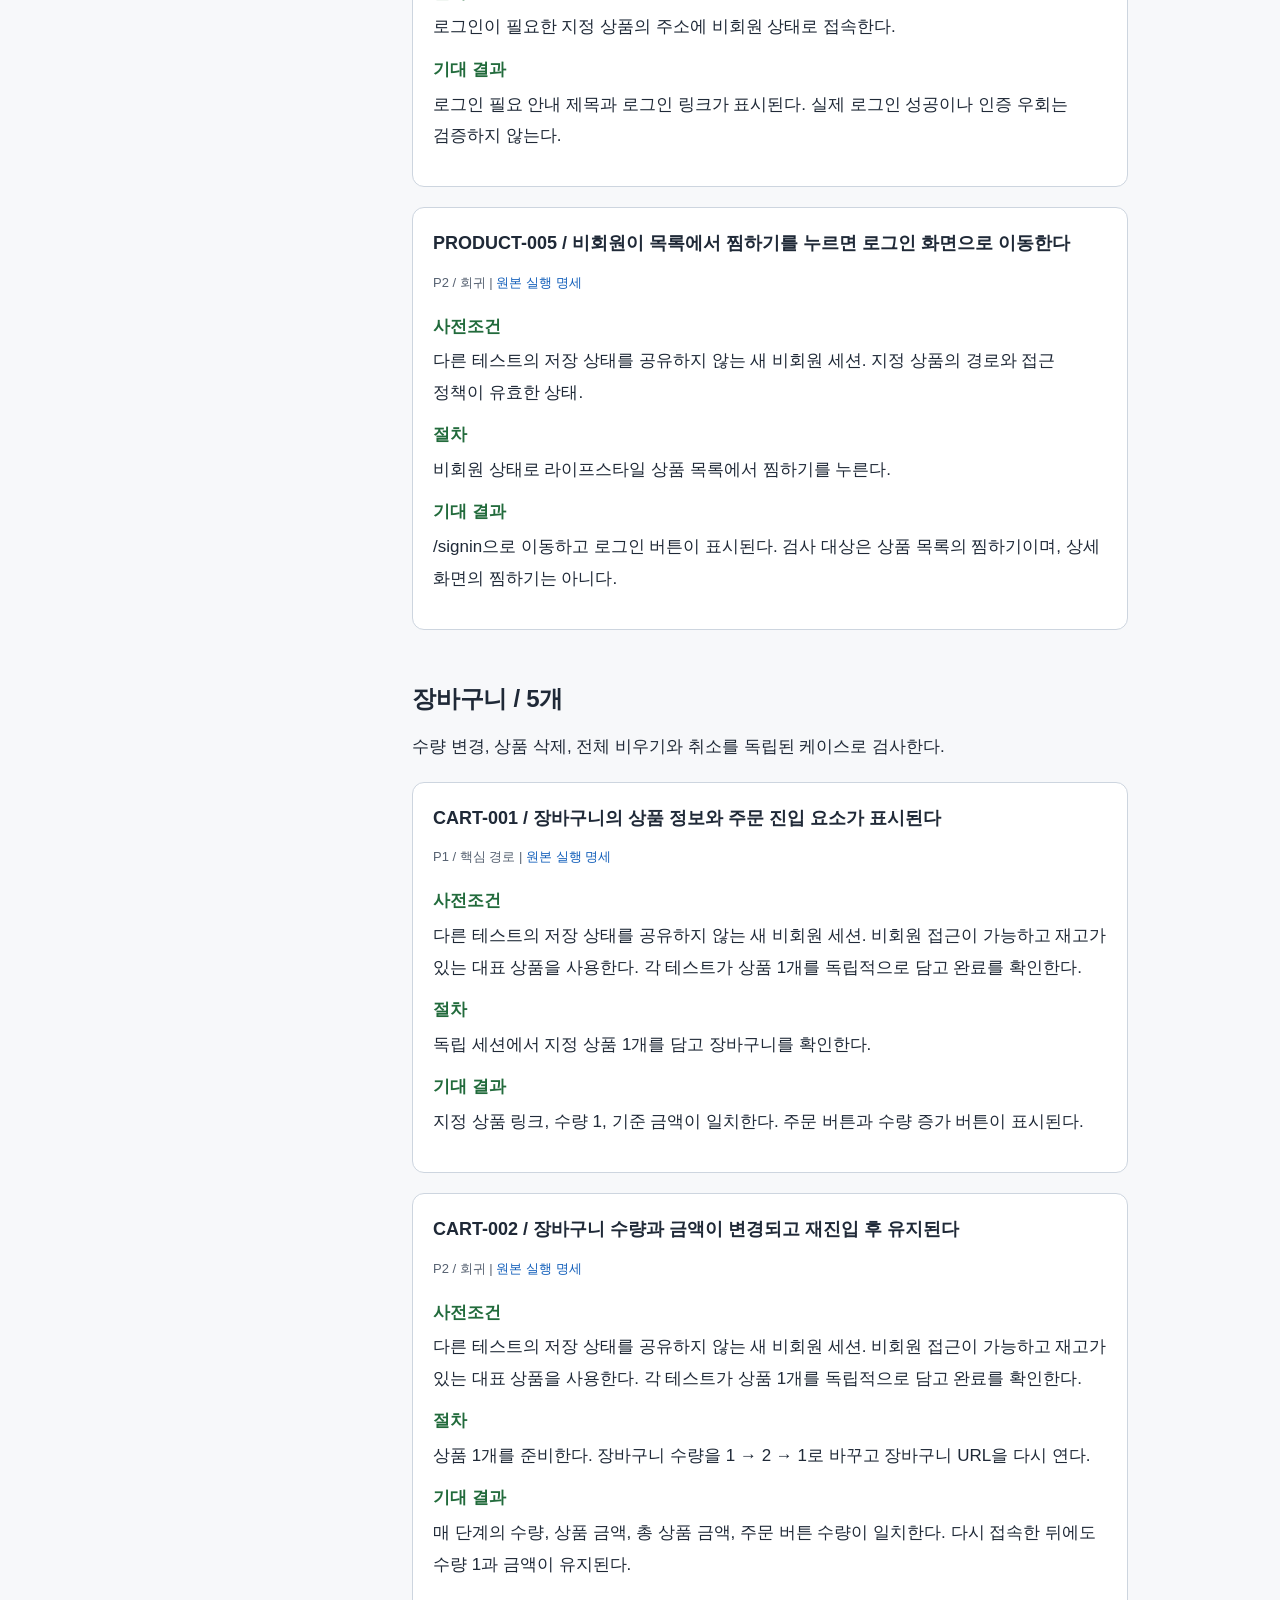
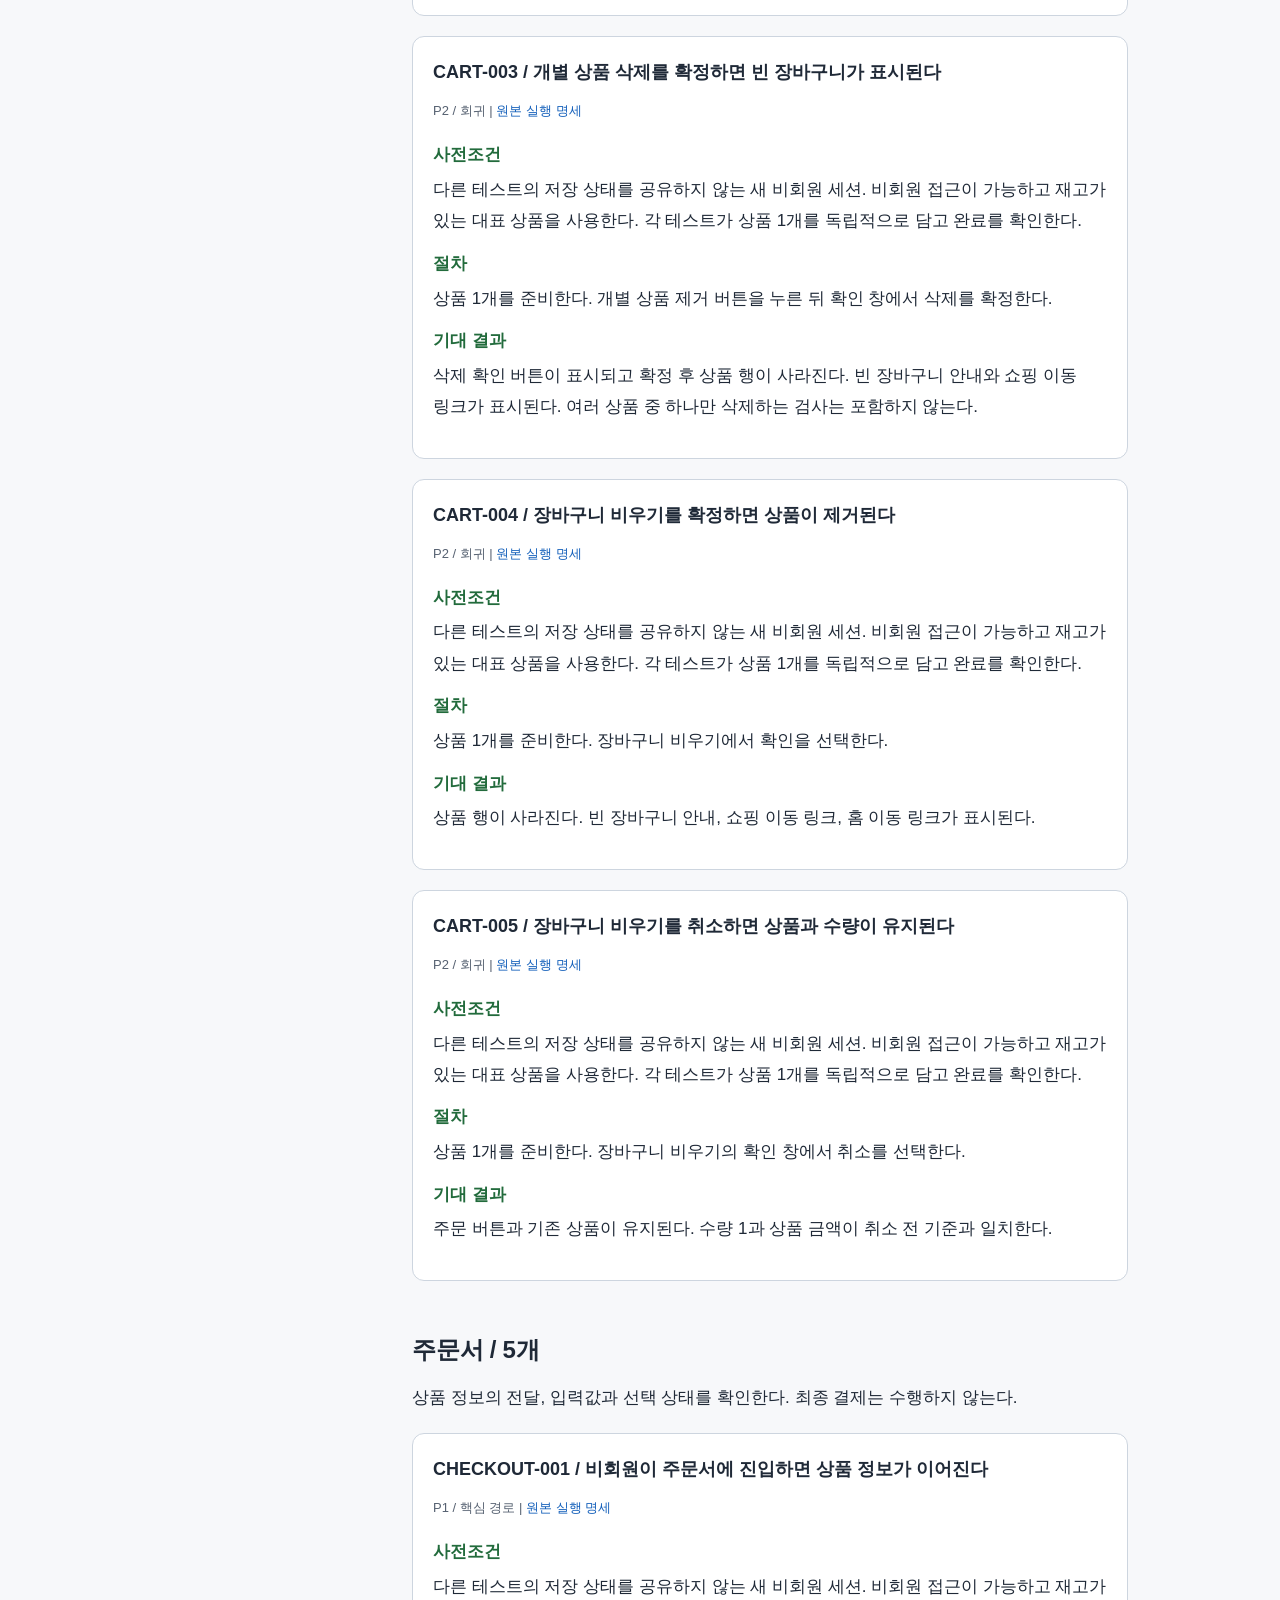
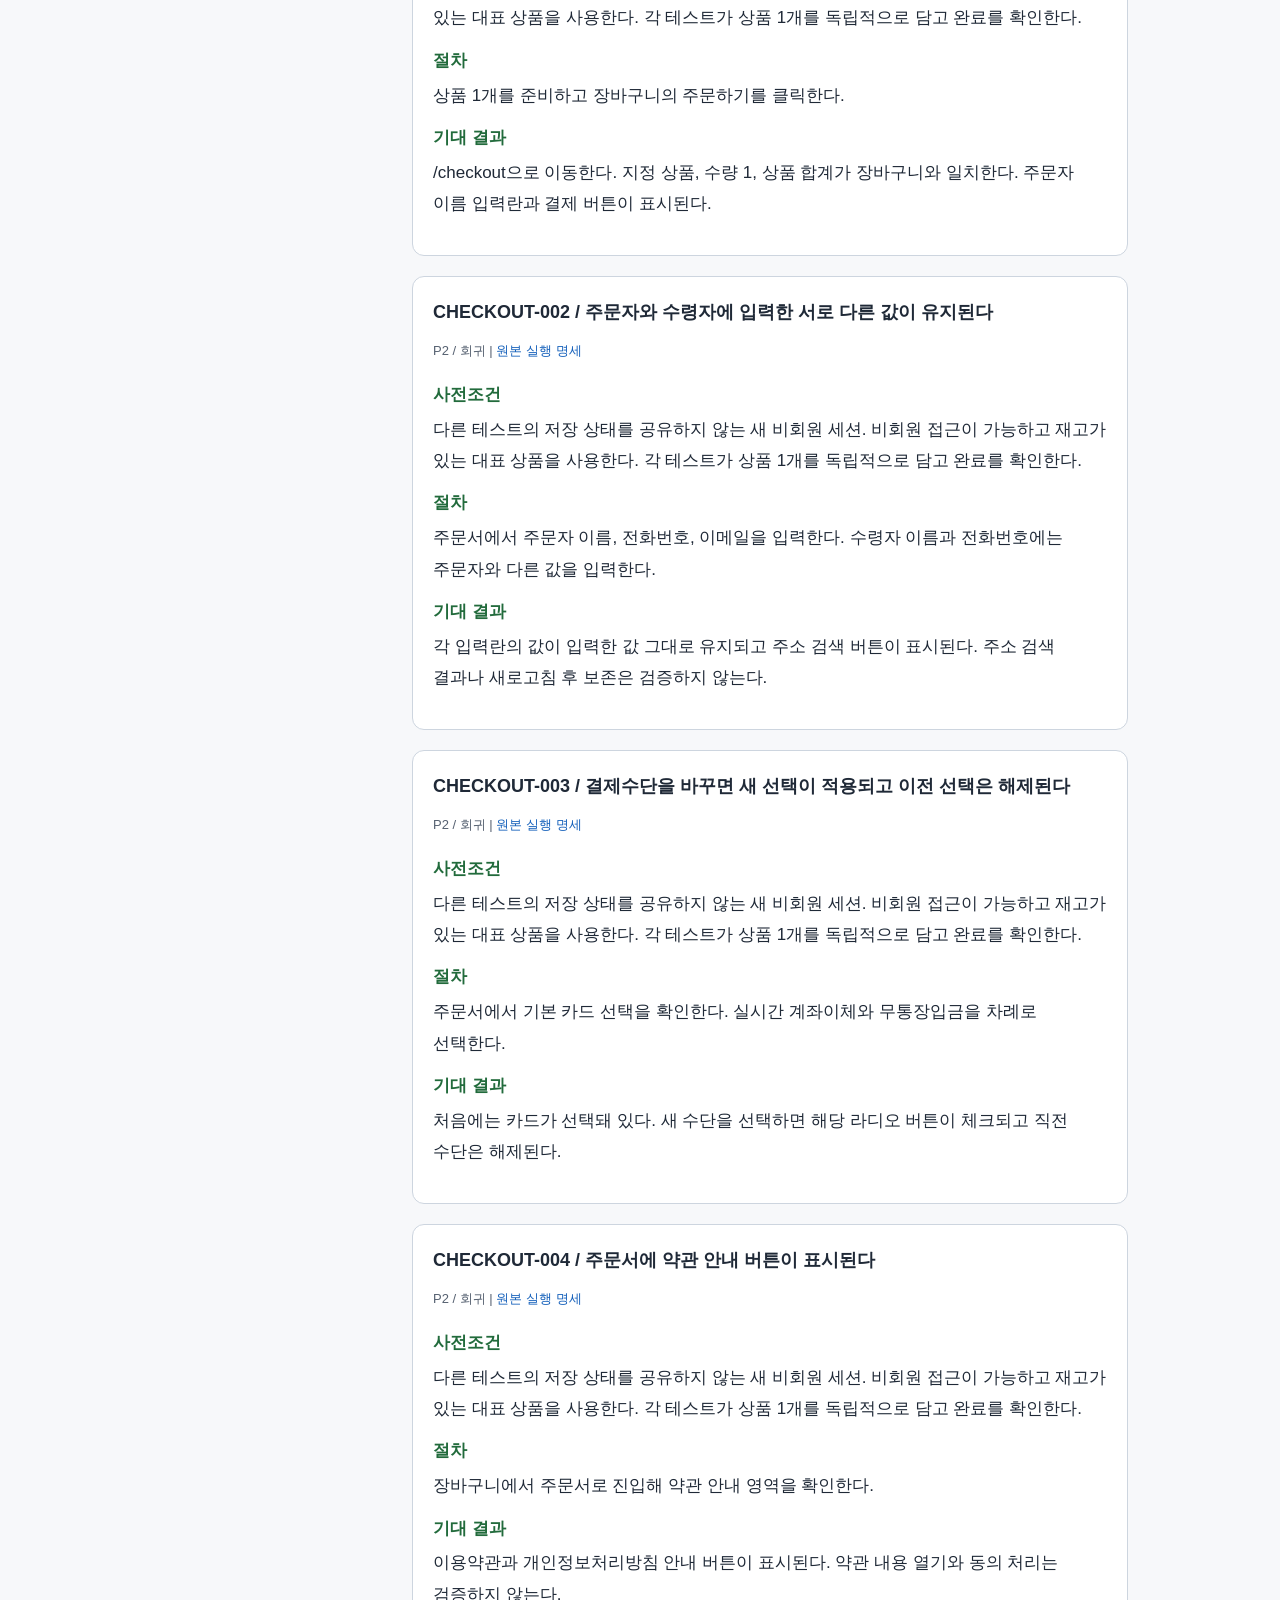
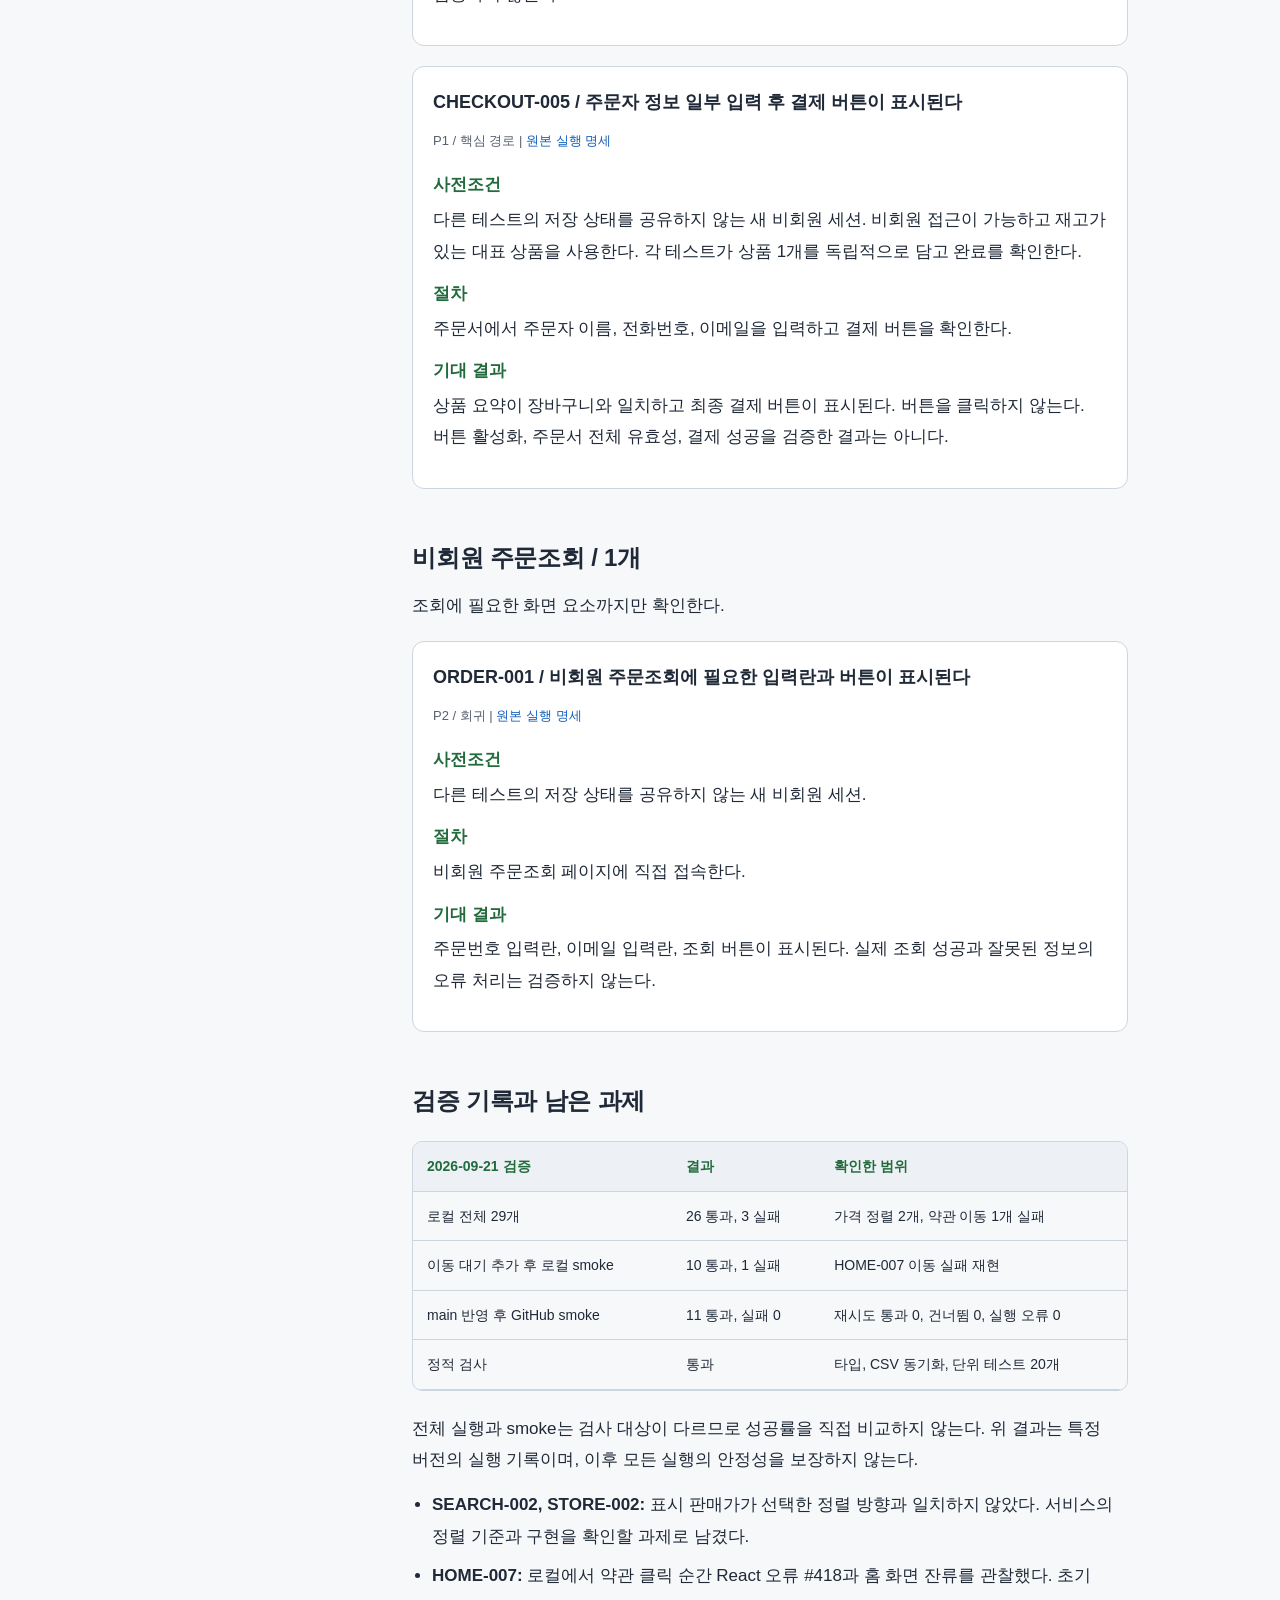
<file: lomastore-testcases.html>
<!DOCTYPE html>
<html lang="ko"><head><meta charset="UTF-8"><meta name="viewport" content="width=device-width, initial-scale=1">
<script src="theme.js?v=20260926-1"></script>
<title>로마스토어 테스트케이스 29개: 범위와 기대 결과 | Taeik's Dev Log</title>
<meta name="description" content="비회원 탐색부터 주문서 진입까지, 사전조건과 절차, 기대 결과, 검증하지 않는 범위를 정리한 명세.">
<link rel="canonical" href="https://tikim1988.github.io/lomastore-testcases.html">
<style>
  :root{
    --bg:#0d1117; --surface:#161b22; --surface2:#1c2330;
    --border:#26303d; --text:#e6edf3; --muted:#9aa7b4;
    --accent:#58a6ff; --accent2:#7ee787; --warn:#e3b341; --danger:#ff7b72;
    --code:#0b1017;
    --mono:"SF Mono",ui-monospace,"JetBrains Mono","Cascadia Code",Consolas,monospace;
    --sans:-apple-system,BlinkMacSystemFont,"Pretendard","Segoe UI",Roboto,"Apple SD Gothic Neo",sans-serif;
  }
  *{box-sizing:border-box}
  html{scroll-behavior:smooth}
  body{
    margin:0;background:var(--bg);color:var(--text);
    font-family:var(--sans);line-height:1.75;font-size:17px;
    -webkit-font-smoothing:antialiased;
  }
  .wrap{max-width:760px;margin:0 auto;padding:0 22px}
  header.hero{
    border-bottom:1px solid var(--border);
    background:radial-gradient(1200px 400px at 20% -10%,rgba(88,166,255,.14),transparent 60%),var(--bg);
    padding:72px 0 44px;
  }
  .kicker{
    display:inline-block;font-family:var(--mono);font-size:12.5px;letter-spacing:.06em;
    color:var(--accent2);background:rgba(126,231,135,.08);
    border:1px solid rgba(126,231,135,.25);border-radius:999px;padding:5px 12px;margin-bottom:20px;
  }
  h1{font-size:34px;line-height:1.28;margin:0 0 16px;letter-spacing:-.01em}
  .lede{color:var(--muted);font-size:18px;margin:0}
  .meta{display:flex;flex-wrap:wrap;gap:10px 18px;margin-top:26px;color:var(--muted);font-size:14px;font-family:var(--mono)}
  .meta b{color:var(--text);font-weight:600}
  main{padding:8px 0 60px}
  article h2{font-size:24px;margin:52px 0 14px;letter-spacing:-.01em}
  article h2 .n{font-family:var(--mono);color:var(--accent);font-size:16px;margin-right:10px}
  article h3{font-size:18px;margin:30px 0 8px;color:var(--text)}
  p{margin:14px 0}
  a{color:var(--accent);text-decoration:none}
  a:hover{text-decoration:underline}
  strong{color:#fff}
  .tldr{
    background:var(--surface);border:1px solid var(--border);border-left:3px solid var(--accent2);
    border-radius:10px;padding:18px 20px;margin:28px 0;
  }
  .tldr b{color:var(--accent2)}
  ul.clean{padding-left:20px;margin:14px 0}
  ul.clean li{margin:8px 0}
  pre{
    background:var(--code);border:1px solid var(--border);border-radius:10px;
    padding:16px 18px;overflow-x:auto;font-family:var(--mono);font-size:13.5px;line-height:1.6;
    margin:18px 0;
  }
  code{font-family:var(--mono);font-size:.88em;background:var(--surface2);border:1px solid var(--border);
    padding:1.5px 6px;border-radius:5px;color:#d7e2ee}
  pre code{background:none;border:none;padding:0;color:#c9d5e1}
  .tok-c{color:#6b7683}      /* comment */
  .tok-k{color:var(--danger)} /* keyword */
  .tok-s{color:var(--accent2)} /* string */
  .tok-a{color:var(--accent)}  /* attr/key */
  .diagram{
    background:var(--surface);border:1px solid var(--border);border-radius:12px;
    padding:24px;margin:26px 0;font-family:var(--mono);font-size:13px;color:var(--muted);
    line-height:1.5;overflow-x:auto;
  }
  .stack{display:grid;gap:10px}
  .layer{border:1px solid var(--border);border-radius:8px;padding:12px 14px;background:var(--surface2)}
  .layer .t{color:var(--text);font-family:var(--sans);font-weight:600;font-size:14px}
  .layer .d{font-size:12.5px;margin-top:3px}
  .layer.own{border-color:rgba(88,166,255,.5)}
  .layer.ext{border-style:dashed;opacity:.85}
  .callout{
    border:1px solid var(--border);border-radius:10px;padding:16px 18px;margin:22px 0;background:var(--surface);
  }
  .callout.warn{border-left:3px solid var(--warn)}
  .callout.warn .h{color:var(--warn)}
  .callout .h{font-weight:700;display:block;margin-bottom:6px}
  .steps{counter-reset:s;list-style:none;padding:0;margin:18px 0}
  .steps li{position:relative;padding:10px 0 10px 44px;border-bottom:1px dashed var(--border)}
  .steps li:last-child{border-bottom:none}
  .steps li::before{
    counter-increment:s;content:counter(s);position:absolute;left:0;top:9px;
    width:28px;height:28px;border-radius:8px;background:var(--surface2);border:1px solid var(--border);
    color:var(--accent);font-family:var(--mono);font-size:13px;display:grid;place-items:center;
  }
  hr{border:none;border-top:1px solid var(--border);margin:44px 0}
  .quote{border-left:3px solid var(--accent);padding:4px 0 4px 18px;color:var(--muted);font-style:italic;margin:22px 0}
  footer{border-top:1px solid var(--border);padding:34px 0 60px;color:var(--muted);font-size:14px}
  footer a{color:var(--accent)}
  .tags{display:flex;flex-wrap:wrap;gap:8px;margin-top:14px}
  .tag{font-family:var(--mono);font-size:12px;color:var(--muted);border:1px solid var(--border);
    border-radius:999px;padding:3px 10px;background:var(--surface)}
  @media(max-width:600px){h1{font-size:27px}body{font-size:16px}article h2{font-size:21px}}

  /* --- 고정 LNB 사이드바 --- */
  body{padding-left:260px}
  .nav-toggle,.lnb-overlay,.lnb .close{display:none}
  .lnb{position:fixed;top:0;left:0;height:100vh;width:260px;background:var(--surface);
    border-right:1px solid var(--border);z-index:40;padding:28px 18px 40px;overflow-y:auto}
  .lnb .brand{font-family:var(--mono);font-size:12.5px;color:var(--accent2);letter-spacing:.05em;margin-bottom:8px}
  .lnb .home{display:block;color:var(--text);font-weight:600;margin-bottom:8px;font-size:17px}
  .lnb .home:hover{text-decoration:none;color:var(--accent)}
  .lnb .home.active{color:var(--accent)}
  .lnb .folder{margin:22px 0 6px;font-size:12.5px;color:var(--muted);font-family:var(--mono);
    display:flex;align-items:center;gap:7px}
  .lnb ul{list-style:none;padding:0;margin:0}
  .lnb li a{display:block;padding:9px 11px;border-radius:8px;color:var(--text);font-size:14px;line-height:1.45}
  .lnb li a:hover{background:var(--surface2);text-decoration:none}
  .lnb li a.active{background:rgba(88,166,255,.12);border:1px solid rgba(88,166,255,.35);color:var(--accent)}
  .lnb li .date{display:block;font-family:var(--mono);font-size:11px;color:var(--muted);margin-top:3px}
  /* 모바일: 사이드바 접고 햄버거로 전환 */
  @media(max-width:860px){
    body{padding-left:0}
    .nav-toggle{display:grid;position:fixed;top:14px;left:14px;z-index:50;width:44px;height:44px;border-radius:10px;
      background:rgba(22,27,34,.9);backdrop-filter:blur(6px);border:1px solid var(--border);color:var(--text);
      cursor:pointer;place-items:center;font-size:18px;line-height:1}
    .nav-toggle:hover{border-color:var(--accent);color:var(--accent)}
    .lnb{transform:translateX(-100%);transition:transform .25s ease;z-index:70;width:280px;max-width:82vw}
    .lnb.open{transform:none}
    .lnb .close{display:block;position:absolute;top:14px;right:14px;background:none;border:none;color:var(--muted);
      font-size:22px;cursor:pointer;line-height:1}
    .lnb .close:hover{color:var(--text)}
    .lnb-overlay{display:block;position:fixed;inset:0;background:rgba(0,0,0,.55);opacity:0;visibility:hidden;
      transition:opacity .2s;z-index:60}
    .lnb-overlay.open{opacity:1;visibility:visible}
  }

.table-wrap{overflow-x:auto;margin:22px 0;border:1px solid var(--border);border-radius:10px}table{border-collapse:collapse;width:100%;font-size:14px;min-width:550px}th,td{padding:12px 14px;text-align:left;border-bottom:1px solid var(--border);vertical-align:top}th{background:var(--surface2);color:var(--accent2)}td code{overflow-wrap:anywhere}h2,h3{scroll-margin-top:24px}.toc{background:var(--surface);padding:20px 24px;border:1px solid var(--border);border-radius:12px}.toc ol{padding-left:20px}.stat-grid{display:grid;grid-template-columns:repeat(3,1fr);gap:12px;margin:24px 0}.stat{padding:16px;border:1px solid var(--border);border-radius:10px;background:var(--surface)}.stat b{display:block;font-size:27px;color:var(--accent2)}.stat span{font-size:13px;color:var(--muted)}@media(max-width:600px){.stat-grid{gap:6px}.stat{padding:10px}.stat b{font-size:23px}.table-wrap{max-width:100%}}
.tc{border:1px solid var(--border);border-radius:12px;padding:4px 20px 18px;margin:20px 0;background:var(--surface)}.tc h3{margin-top:18px;overflow-wrap:anywhere}.tc-meta{font-size:13px;color:var(--muted)}dt{font-weight:700;color:var(--accent2);margin-top:12px}dd{margin:4px 0 0}section{scroll-margin-top:25px}</style><link rel="stylesheet" href="lnb.css?v=20260926-2"><link rel="stylesheet" href="editorial.css?v=20260924-2">
<link rel="stylesheet" href="theme.css?v=20260926-1">
</head><body><a class="skip-link" href="#content">본문으로 이동</a><button class="nav-toggle" aria-label="메뉴 열기" onclick="openNav()">☰</button>
<div class="lnb-overlay" id="lnbOverlay" onclick="closeNav()"></div>
<nav class="lnb" id="lnb" aria-label="사이트 내비게이션"><button class="close" aria-label="메뉴 닫기" onclick="closeNav()">×</button><div class="brand">Taeik's Dev Log</div><a class="home" href="index.html">홈</a>
<div class="nav-group"><h2 class="nav-group-title">테스트케이스 관리 (TC)</h2><ul>
<li><a class="active" aria-current="page" href="lomastore-testcases.html">로마스토어 테스트케이스 29개: 범위와 기대 결과<span class="date">2026-09-22</span></a></li>
<li><a href="testcase-management.html">테스트 명세를 자동화 실행에 연결하는 방법<span class="date">2026-07-13</span></a></li>
<li><a href="testcase-cicd.html">테스트케이스 변경을 검증하는 CI 운영 구조<span class="date">2026-07-30</span></a></li>
</ul></div>
<div class="nav-group"><h2 class="nav-group-title">자동화 엔진</h2><ul>
<li><a href="lomastore-popup-handling.html">이벤트 팝업으로 막힌 테스트: 원인 분석과 대응<span class="date">2026-09-24</span></a></li>
<li><a href="lomastore-e2e-redesign.html">로마스토어 E2E 재설계: 노출 확인에서 결과 검증으로<span class="date">2026-09-08</span></a></li>
<li><a href="test-automation-engine.html?v=20260926-3">YAML 시나리오를 실행하는 Playwright 엔진 설계<span class="date">2026-07-13</span></a></li>
<li><a href="self-healing-locator.html?v=20260926-3">셀렉터 변경에 대비하는 감지와 기록 구조<span class="date">2026-07-27</span></a></li>
</ul></div>
</nav>
<div class="theme-controls" role="group" aria-label="화면 테마" hidden>
  <button type="button" data-theme-choice="system" aria-pressed="true" title="시스템 설정에 자동으로 맞춤">시스템</button>
  <button type="button" data-theme-choice="light" aria-pressed="false" title="밝은 기본 테마">기본</button>
  <button type="button" data-theme-choice="dark" aria-pressed="false" title="어두운 블랙 테마">블랙</button>
  <span id="theme-status" class="sr-only" role="status" aria-live="polite"></span>
</div>
<header class="hero"><div class="wrap"><span class="kicker">검증 명세</span><h1>로마스토어 테스트케이스 29개: 범위와 기대 결과</h1><p class="lede">비회원 탐색부터 주문서 진입까지, 사전조건과 절차, 기대 결과, 검증하지 않는 범위를 정리한 명세.</p><div class="meta"><span>작성 Taeik</span><span>게시 <time datetime="2026-09-22">2026-09-22</time></span><span>편집 <time datetime="2026-09-24">2026-09-24</time></span></div></div></header>
<main id="content"><div class="wrap"><article><div class="tldr"><strong>29개 테스트케이스의 사전조건, 실행 절차, 기대 결과를 실제 자동화 범위에 맞춰 정리했다.</strong><p>비회원의 상품 탐색부터 주문서 진입까지 검사한다. 결제 버튼은 표시 여부만 확인하며, 실제 결제와 주문 생성은 수행하지 않는다.</p></div>
<p class="record-note">게시일은 2026-09-22, 명세와 실행 결과는 2026-09-21의 <code>7fcdc45</code> 기준이다. 2026-09-24에 표현과 구조를 정리했으며 서비스를 새로 실행한 결과로 바꾸지 않았다. 이후 팝업 대응은 <a href="lomastore-popup-handling.html">별도 분석 글</a>에서 확인할 수 있다.</p>
<nav class="toc" aria-label="글 목차"><strong>이 글의 순서</strong><ol><li><a href="#scope">범위와 공통 사전조건</a></li><li><a href="#design">같은 준비 절차에도 성공 기준은 다르다</a></li><li><a href="#home">홈 / 8개</a></li><li><a href="#search">검색 / 3개</a></li><li><a href="#store">스토어 / 2개</a></li><li><a href="#product">상품 / 5개</a></li><li><a href="#cart">장바구니 / 5개</a></li><li><a href="#checkout">주문서 / 5개</a></li><li><a href="#order">비회원 주문조회 / 1개</a></li><li><a href="#results">검증 기록과 남은 과제</a></li><li><a href="#maintenance">명세를 유지하는 방법</a></li></ol></nav><h2 id="scope">1. 범위와 공통 사전조건</h2>
<p>TC는 테스트케이스의 식별 단위다. smoke는 반복 실행할 핵심 경로 검사, regression은 기존 기능의 유지 여부를 자세히 확인하는 회귀 검사다. 이 명세에서는 P1 11개를 smoke, P2 18개를 regression으로 분류했다. 모든 케이스는 <code>active</code>, <code>enabled=true</code> 상태지만, 이 상태는 “실행 대상”이라는 뜻이며 “통과했다”는 뜻은 아니다.</p>
<ul class="clean"><li>각 케이스는 저장 상태를 분리한 새 비회원 브라우저 세션에서 시작한다. 앞선 케이스의 장바구니를 이어받지 않는다.</li><li>지정 상품의 주소, 재고, 비회원 접근 정책이 사전조건과 일치해야 한다. fixture는 이런 테스트용 데이터 묶음을 뜻한다.</li><li>장바구니와 주문서 케이스는 상품 1개를 독립적으로 담고 완료 안내를 확인한 뒤 진행한다.</li><li>입력에는 테스트용 값을 사용한다. 가격은 해당 실행에서 읽은 기준 금액과 비교하며, 애니메이션 중 숨겨진 이전 숫자를 제외한다.</li></ul>
<h2 id="design">2. 같은 준비 절차에도 성공 기준은 다르다</h2>
<p>PRODUCT-003은 상품 담기 결과를, CART-001은 준비된 장바구니의 표시와 조작 요소를 확인한다. 준비와 일부 검사가 겹치지만 기존 ID별 목적을 유지했다. 수량은 1 → 2 → 1로 바꾸며, 금액은 기준 금액 × 수량으로 판정한다.</p>
<div class="table-wrap"><table><thead><tr><th scope="col">검증하는 범위</th><th scope="col">이 결과만으로 보장하지 않는 범위</th></tr></thead><tbody>
<tr><td>상품과 수량, 화면 사이 상품 합계 일치</td><td>주소, 배송비, 할인 적용 이후 최종 결제 금액의 정확성</td></tr>
<tr><td>결제수단의 선택 상태</td><td>선택한 수단의 실제 결제 성공</td></tr>
<tr><td>주문조회 입력 화면</td><td>정상 주문 조회나 잘못된 정보의 오류 처리</td></tr>
</tbody></table></div>
<p>아래 제목은 공개 독자의 이해를 위해 판정 범위에 맞춰 정리했다. 원본의 제목과 표현이 다를 수 있지만 ID와 실행 명세 링크를 통해 같은 테스트를 추적할 수 있다.</p>
<h2 id="home">홈 / 8개</h2><p>탐색 요소의 표시, 링크 이동, 탭의 선택 상태를 확인한다.</p><section class="tc" id="HOME-001"><h3>HOME-001 / 홈 헤더와 인기상품 탐색 요소가 표시된다</h3><p class="tc-meta">P1 / 핵심 경로 | <a href="https://github.com/TIKim1988/test-automation-skeleton/blob/7fcdc459a5c7b2eb7665cf8ee81fa92473975441/testcases/home/home-nav-and-popular-section.yaml">원본 실행 명세</a></p><dl><dt>사전조건</dt><dd>다른 테스트의 저장 상태를 공유하지 않는 새 비회원 세션.</dd><dt>절차</dt><dd>홈에 접속해 헤더와 인기상품 영역을 확인한다.</dd><dt>기대 결과</dt><dd>스토어, 큐레이션, 이벤트, 블로그, 장바구니 링크와 인기상품 카테고리 탭이 표시된다.</dd></dl></section><section class="tc" id="HOME-002"><h3>HOME-002 / 카테고리 탭 전환 시 선택 상태와 대응 패널이 바뀐다</h3><p class="tc-meta">P2 / 회귀 | <a href="https://github.com/TIKim1988/test-automation-skeleton/blob/7fcdc459a5c7b2eb7665cf8ee81fa92473975441/testcases/home/home-popular-tab-switch.yaml">원본 실행 명세</a></p><dl><dt>사전조건</dt><dd>다른 테스트의 저장 상태를 공유하지 않는 새 비회원 세션.</dd><dt>절차</dt><dd>헬스케어 탭을 선택한 뒤 플레저 토이 탭으로 전환한다.</dd><dt>기대 결과</dt><dd>선택한 탭의 aria-selected는 true이고 대응 패널이 표시된다. 전환 후 이전 탭의 값은 false다.</dd></dl></section><section class="tc" id="HOME-003"><h3>HOME-003 / 홈 배너가 해당 링크의 목적지로 이동한다</h3><p class="tc-meta">P1 / 핵심 경로 | <a href="https://github.com/TIKim1988/test-automation-skeleton/blob/7fcdc459a5c7b2eb7665cf8ee81fa92473975441/testcases/home/home-banner-visible.yaml">원본 실행 명세</a></p><dl><dt>사전조건</dt><dd>다른 테스트의 저장 상태를 공유하지 않는 새 비회원 세션. 홈 배너와 헬스케어 인기상품 목록이 표시되는 상태.</dd><dt>절차</dt><dd>홈 배너를 첫 슬라이드로 전환한다. 링크 주소를 읽은 뒤 배너를 클릭한다.</dd><dt>기대 결과</dt><dd>목적지는 이벤트, 상품 또는 브랜드 카테고리 경로다. 클릭한 링크의 URL로 이동하고 본문이 표시된다.</dd></dl></section><section class="tc" id="HOME-004"><h3>HOME-004 / 배너 이동 후 헤더의 스토어 링크가 유지된다</h3><p class="tc-meta">P2 / 회귀 | <a href="https://github.com/TIKim1988/test-automation-skeleton/blob/7fcdc459a5c7b2eb7665cf8ee81fa92473975441/testcases/home/home-banner-slide-link.yaml">원본 실행 명세</a></p><dl><dt>사전조건</dt><dd>다른 테스트의 저장 상태를 공유하지 않는 새 비회원 세션. 홈 배너와 헬스케어 인기상품 목록이 표시되는 상태.</dd><dt>절차</dt><dd>첫 배너 링크로 이동한 뒤 헤더를 확인한다.</dd><dt>기대 결과</dt><dd>HOME-003의 이동 조건을 만족하고 헤더의 스토어 링크가 표시된다. 헤더의 모든 링크를 검사하는 범위는 아니다.</dd></dl></section><section class="tc" id="HOME-005"><h3>HOME-005 / 인기상품 카드가 일치하는 상품 상세로 연결된다</h3><p class="tc-meta">P1 / 핵심 경로 | <a href="https://github.com/TIKim1988/test-automation-skeleton/blob/7fcdc459a5c7b2eb7665cf8ee81fa92473975441/testcases/home/home-popular-product-card.yaml">원본 실행 명세</a></p><dl><dt>사전조건</dt><dd>다른 테스트의 저장 상태를 공유하지 않는 새 비회원 세션. 홈 배너와 헬스케어 인기상품 목록이 표시되는 상태.</dd><dt>절차</dt><dd>헬스케어 인기상품에서 로마 베이브 카드를 클릭한다.</dd><dt>기대 결과</dt><dd>카드의 상품 URL로 이동한다. 로마 베이브 제목과 장바구니 담기 버튼이 표시된다.</dd></dl></section><section class="tc" id="HOME-006"><h3>HOME-006 / 인기상품에서 이동한 상세 화면에 상품 도구가 표시된다</h3><p class="tc-meta">P2 / 회귀 | <a href="https://github.com/TIKim1988/test-automation-skeleton/blob/7fcdc459a5c7b2eb7665cf8ee81fa92473975441/testcases/home/home-popular-product-to-detail.yaml">원본 실행 명세</a></p><dl><dt>사전조건</dt><dd>다른 테스트의 저장 상태를 공유하지 않는 새 비회원 세션. 홈 배너와 헬스케어 인기상품 목록이 표시되는 상태.</dd><dt>절차</dt><dd>인기상품 카드에서 로마 베이브 상세 화면으로 이동한다.</dd><dt>기대 결과</dt><dd>상품 URL과 제목이 일치한다. 장바구니 담기 버튼과 상품 도구 영역의 찜하기, 공유 버튼이 표시된다. 찜하기와 공유의 실행 결과는 이 케이스의 범위 밖이다.</dd></dl></section><section class="tc" id="HOME-007"><h3>HOME-007 / 하단 이용약관 링크가 약관 페이지로 이동한다</h3><p class="tc-meta">P1 / 핵심 경로 | <a href="https://github.com/TIKim1988/test-automation-skeleton/blob/7fcdc459a5c7b2eb7665cf8ee81fa92473975441/testcases/home/home-footer-visible.yaml">원본 실행 명세</a></p><dl><dt>사전조건</dt><dd>다른 테스트의 저장 상태를 공유하지 않는 새 비회원 세션. 홈 배너와 헬스케어 인기상품 목록이 표시되는 상태.</dd><dt>절차</dt><dd>홈 화면 하단의 이용약관 링크를 클릭한다.</dd><dt>기대 결과</dt><dd>15초 안에 /legal/terms-of-use로 이동하고 로마스토어 이용약관 제목이 표시된다.</dd></dl></section><section class="tc" id="HOME-008"><h3>HOME-008 / 하단 비회원 주문조회 링크가 조회 화면으로 이동한다</h3><p class="tc-meta">P2 / 회귀 | <a href="https://github.com/TIKim1988/test-automation-skeleton/blob/7fcdc459a5c7b2eb7665cf8ee81fa92473975441/testcases/home/home-footer-links.yaml">원본 실행 명세</a></p><dl><dt>사전조건</dt><dd>다른 테스트의 저장 상태를 공유하지 않는 새 비회원 세션. 홈 배너와 헬스케어 인기상품 목록이 표시되는 상태.</dd><dt>절차</dt><dd>홈 화면 하단의 비회원 주문조회 링크를 클릭한다.</dd><dt>기대 결과</dt><dd>15초 안에 /information/order-tracking으로 이동하고 주문번호 입력란이 표시된다.</dd></dl></section><h2 id="search">검색 / 3개</h2><p>입력한 검색어의 반영, 결과의 존재와 부재, 실제 가격 순서를 확인한다.</p><section class="tc" id="SEARCH-001"><h3>SEARCH-001 / 검색어가 반영되고 지정 상품이 결과에 포함된다</h3><p class="tc-meta">P1 / 핵심 경로 | <a href="https://github.com/TIKim1988/test-automation-skeleton/blob/7fcdc459a5c7b2eb7665cf8ee81fa92473975441/testcases/search/search-with-results.yaml">원본 실행 명세</a></p><dl><dt>사전조건</dt><dd>다른 테스트의 저장 상태를 공유하지 않는 새 비회원 세션.</dd><dt>절차</dt><dd>홈 검색 버튼으로 검색창을 연다. 결과가 있는 지정 검색어를 입력하고 검색한다.</dd><dt>기대 결과</dt><dd>검색 화면 제목이 표시되고 URL의 q 값이 입력한 검색어와 일치한다. 지정 대표 상품 링크가 결과에 포함된다.</dd></dl></section><section class="tc" id="SEARCH-002"><h3>SEARCH-002 / 검색 결과의 표시 판매가가 선택한 방향으로 정렬된다</h3><p class="tc-meta">P2 / 회귀 | <a href="https://github.com/TIKim1988/test-automation-skeleton/blob/7fcdc459a5c7b2eb7665cf8ee81fa92473975441/testcases/search/search-sort-change.yaml">원본 실행 명세</a></p><dl><dt>사전조건</dt><dd>다른 테스트의 저장 상태를 공유하지 않는 새 비회원 세션. 젤 검색 결과에 상품 2개 이상, 서로 다른 판매가 2종류 이상이 있는 상태.</dd><dt>절차</dt><dd>젤을 검색한 뒤 낮은가격순과 높은가격순을 차례로 선택한다.</dd><dt>기대 결과</dt><dd>상품이 2개 이상이고 판매가도 2종류 이상이다. 각 선택에 따라 상품 카드의 표시 판매가가 오름차순과 내림차순으로 정렬된다.</dd></dl></section><section class="tc" id="SEARCH-003"><h3>SEARCH-003 / 검색 결과가 없으면 안내와 빈 목록이 함께 표시된다</h3><p class="tc-meta">P2 / 회귀 | <a href="https://github.com/TIKim1988/test-automation-skeleton/blob/7fcdc459a5c7b2eb7665cf8ee81fa92473975441/testcases/search/search-no-match-keyword.yaml">원본 실행 명세</a></p><dl><dt>사전조건</dt><dd>다른 테스트의 저장 상태를 공유하지 않는 새 비회원 세션. 지정 검색어의 결과가 0건인 상태.</dd><dt>절차</dt><dd>검색창을 열어 결과가 없는 지정 검색어로 검색한다.</dd><dt>기대 결과</dt><dd>URL의 q 값이 검색어와 일치한다. 검색 결과가 없습니다 제목이 표시되고 본문의 상품 카드 수는 0이다.</dd></dl></section><h2 id="store">스토어 / 2개</h2><p>카테고리 경로와 상품 목록, 정렬 선택과 표시 가격의 일치를 확인한다.</p><section class="tc" id="STORE-001"><h3>STORE-001 / 카테고리 선택 후 해당 경로와 상품 목록이 표시된다</h3><p class="tc-meta">P1 / 핵심 경로 | <a href="https://github.com/TIKim1988/test-automation-skeleton/blob/7fcdc459a5c7b2eb7665cf8ee81fa92473975441/testcases/store/store-category-browse.yaml">원본 실행 명세</a></p><dl><dt>사전조건</dt><dd>다른 테스트의 저장 상태를 공유하지 않는 새 비회원 세션.</dd><dt>절차</dt><dd>스토어에 접속해 라이프스타일 카테고리를 선택한다.</dd><dt>기대 결과</dt><dd>/store/lifestyle로 이동하고 상품 카드가 1개 이상 표시된다.</dd></dl></section><section class="tc" id="STORE-002"><h3>STORE-002 / 카테고리의 표시 판매가가 선택한 방향으로 정렬된다</h3><p class="tc-meta">P2 / 회귀 | <a href="https://github.com/TIKim1988/test-automation-skeleton/blob/7fcdc459a5c7b2eb7665cf8ee81fa92473975441/testcases/store/store-sort-change.yaml">원본 실행 명세</a></p><dl><dt>사전조건</dt><dd>다른 테스트의 저장 상태를 공유하지 않는 새 비회원 세션. 라이프스타일 목록에 상품 2개 이상, 서로 다른 판매가 2종류 이상이 있는 상태.</dd><dt>절차</dt><dd>라이프스타일 카테고리에서 가격낮은순과 가격높은순을 차례로 선택한다.</dd><dt>기대 결과</dt><dd>URL의 orderby=price와 order=asc 또는 desc가 선택과 일치한다. 표시 판매가도 같은 방향으로 정렬된다. 상품 2개 이상, 가격 2종류 이상을 확인한다.</dd></dl></section><h2 id="product">상품 / 5개</h2><p>상품 정보, 수량과 금액, 담기 결과, 비회원 접근 제한을 확인한다.</p><section class="tc" id="PRODUCT-001"><h3>PRODUCT-001 / 상품 상세에 지정 상품명과 구매 준비 요소가 표시된다</h3><p class="tc-meta">P1 / 핵심 경로 | <a href="https://github.com/TIKim1988/test-automation-skeleton/blob/7fcdc459a5c7b2eb7665cf8ee81fa92473975441/testcases/product/product-detail-view.yaml">원본 실행 명세</a></p><dl><dt>사전조건</dt><dd>다른 테스트의 저장 상태를 공유하지 않는 새 비회원 세션. 지정 상품의 경로와 접근 정책이 유효한 상태.</dd><dt>절차</dt><dd>비회원 접근이 가능한 지정 상품의 상세 화면에 접속한다.</dd><dt>기대 결과</dt><dd>상품명이 지정 값과 일치한다. 수량 감소, 수량 증가, 장바구니 담기 버튼이 표시된다.</dd></dl></section><section class="tc" id="PRODUCT-002"><h3>PRODUCT-002 / 상품 상세의 수량 변경에 따라 합계 금액이 바뀐다</h3><p class="tc-meta">P2 / 회귀 | <a href="https://github.com/TIKim1988/test-automation-skeleton/blob/7fcdc459a5c7b2eb7665cf8ee81fa92473975441/testcases/product/product-quantity-change.yaml">원본 실행 명세</a></p><dl><dt>사전조건</dt><dd>다른 테스트의 저장 상태를 공유하지 않는 새 비회원 세션. 지정 상품의 경로와 접근 정책이 유효한 상태.</dd><dt>절차</dt><dd>수량 1의 기준 금액을 읽고 수량을 1 → 2 → 1로 변경한다.</dd><dt>기대 결과</dt><dd>각 단계의 수량과 합계가 기준 금액 × 수량과 일치한다. 수량 1에서는 감소 버튼이 비활성 상태다.</dd></dl></section><section class="tc" id="PRODUCT-003"><h3>PRODUCT-003 / 담기 완료 후 장바구니의 상품과 금액이 일치한다</h3><p class="tc-meta">P1 / 핵심 경로 | <a href="https://github.com/TIKim1988/test-automation-skeleton/blob/7fcdc459a5c7b2eb7665cf8ee81fa92473975441/testcases/product/product-add-to-cart.yaml">원본 실행 명세</a></p><dl><dt>사전조건</dt><dd>다른 테스트의 저장 상태를 공유하지 않는 새 비회원 세션. 지정 상품의 경로와 접근 정책이 유효한 상태. 비회원 접근이 가능하고 재고가 있는 대표 상품을 사용한다. 각 테스트가 상품 1개를 독립적으로 담고 완료를 확인한다.</dd><dt>절차</dt><dd>지정 상품 1개를 담고, 완료 안내의 장바구니 보기로 이동한다.</dd><dt>기대 결과</dt><dd>담기 완료 안내가 표시되고 지정 상품이 장바구니에 한 행으로 나타난다. 수량, 상품 금액, 총 상품 금액, 주문 버튼에 표시된 수량이 일치한다. 비우기 버튼이 표시된다.</dd></dl></section><section class="tc" id="PRODUCT-004"><h3>PRODUCT-004 / 비회원이 제한 상품에 접근하면 로그인 안내가 표시된다</h3><p class="tc-meta">P2 / 회귀 | <a href="https://github.com/TIKim1988/test-automation-skeleton/blob/7fcdc459a5c7b2eb7665cf8ee81fa92473975441/testcases/product/product-login-required-gate.yaml">원본 실행 명세</a></p><dl><dt>사전조건</dt><dd>다른 테스트의 저장 상태를 공유하지 않는 새 비회원 세션. 지정 상품의 경로와 접근 정책이 유효한 상태.</dd><dt>절차</dt><dd>로그인이 필요한 지정 상품의 주소에 비회원 상태로 접속한다.</dd><dt>기대 결과</dt><dd>로그인 필요 안내 제목과 로그인 링크가 표시된다. 실제 로그인 성공이나 인증 우회는 검증하지 않는다.</dd></dl></section><section class="tc" id="PRODUCT-005"><h3>PRODUCT-005 / 비회원이 목록에서 찜하기를 누르면 로그인 화면으로 이동한다</h3><p class="tc-meta">P2 / 회귀 | <a href="https://github.com/TIKim1988/test-automation-skeleton/blob/7fcdc459a5c7b2eb7665cf8ee81fa92473975441/testcases/product/product-wishlist-requires-login.yaml">원본 실행 명세</a></p><dl><dt>사전조건</dt><dd>다른 테스트의 저장 상태를 공유하지 않는 새 비회원 세션. 지정 상품의 경로와 접근 정책이 유효한 상태.</dd><dt>절차</dt><dd>비회원 상태로 라이프스타일 상품 목록에서 찜하기를 누른다.</dd><dt>기대 결과</dt><dd>/signin으로 이동하고 로그인 버튼이 표시된다. 검사 대상은 상품 목록의 찜하기이며, 상세 화면의 찜하기는 아니다.</dd></dl></section><h2 id="cart">장바구니 / 5개</h2><p>수량 변경, 상품 삭제, 전체 비우기와 취소를 독립된 케이스로 검사한다.</p><section class="tc" id="CART-001"><h3>CART-001 / 장바구니의 상품 정보와 주문 진입 요소가 표시된다</h3><p class="tc-meta">P1 / 핵심 경로 | <a href="https://github.com/TIKim1988/test-automation-skeleton/blob/7fcdc459a5c7b2eb7665cf8ee81fa92473975441/testcases/cart/cart-view-and-total.yaml">원본 실행 명세</a></p><dl><dt>사전조건</dt><dd>다른 테스트의 저장 상태를 공유하지 않는 새 비회원 세션. 비회원 접근이 가능하고 재고가 있는 대표 상품을 사용한다. 각 테스트가 상품 1개를 독립적으로 담고 완료를 확인한다.</dd><dt>절차</dt><dd>독립 세션에서 지정 상품 1개를 담고 장바구니를 확인한다.</dd><dt>기대 결과</dt><dd>지정 상품 링크, 수량 1, 기준 금액이 일치한다. 주문 버튼과 수량 증가 버튼이 표시된다.</dd></dl></section><section class="tc" id="CART-002"><h3>CART-002 / 장바구니 수량과 금액이 변경되고 재진입 후 유지된다</h3><p class="tc-meta">P2 / 회귀 | <a href="https://github.com/TIKim1988/test-automation-skeleton/blob/7fcdc459a5c7b2eb7665cf8ee81fa92473975441/testcases/cart/cart-quantity-update.yaml">원본 실행 명세</a></p><dl><dt>사전조건</dt><dd>다른 테스트의 저장 상태를 공유하지 않는 새 비회원 세션. 비회원 접근이 가능하고 재고가 있는 대표 상품을 사용한다. 각 테스트가 상품 1개를 독립적으로 담고 완료를 확인한다.</dd><dt>절차</dt><dd>상품 1개를 준비한다. 장바구니 수량을 1 → 2 → 1로 바꾸고 장바구니 URL을 다시 연다.</dd><dt>기대 결과</dt><dd>매 단계의 수량, 상품 금액, 총 상품 금액, 주문 버튼 수량이 일치한다. 다시 접속한 뒤에도 수량 1과 금액이 유지된다.</dd></dl></section><section class="tc" id="CART-003"><h3>CART-003 / 개별 상품 삭제를 확정하면 빈 장바구니가 표시된다</h3><p class="tc-meta">P2 / 회귀 | <a href="https://github.com/TIKim1988/test-automation-skeleton/blob/7fcdc459a5c7b2eb7665cf8ee81fa92473975441/testcases/cart/cart-remove-item.yaml">원본 실행 명세</a></p><dl><dt>사전조건</dt><dd>다른 테스트의 저장 상태를 공유하지 않는 새 비회원 세션. 비회원 접근이 가능하고 재고가 있는 대표 상품을 사용한다. 각 테스트가 상품 1개를 독립적으로 담고 완료를 확인한다.</dd><dt>절차</dt><dd>상품 1개를 준비한다. 개별 상품 제거 버튼을 누른 뒤 확인 창에서 삭제를 확정한다.</dd><dt>기대 결과</dt><dd>삭제 확인 버튼이 표시되고 확정 후 상품 행이 사라진다. 빈 장바구니 안내와 쇼핑 이동 링크가 표시된다. 여러 상품 중 하나만 삭제하는 검사는 포함하지 않는다.</dd></dl></section><section class="tc" id="CART-004"><h3>CART-004 / 장바구니 비우기를 확정하면 상품이 제거된다</h3><p class="tc-meta">P2 / 회귀 | <a href="https://github.com/TIKim1988/test-automation-skeleton/blob/7fcdc459a5c7b2eb7665cf8ee81fa92473975441/testcases/cart/cart-empty-state.yaml">원본 실행 명세</a></p><dl><dt>사전조건</dt><dd>다른 테스트의 저장 상태를 공유하지 않는 새 비회원 세션. 비회원 접근이 가능하고 재고가 있는 대표 상품을 사용한다. 각 테스트가 상품 1개를 독립적으로 담고 완료를 확인한다.</dd><dt>절차</dt><dd>상품 1개를 준비한다. 장바구니 비우기에서 확인을 선택한다.</dd><dt>기대 결과</dt><dd>상품 행이 사라진다. 빈 장바구니 안내, 쇼핑 이동 링크, 홈 이동 링크가 표시된다.</dd></dl></section><section class="tc" id="CART-005"><h3>CART-005 / 장바구니 비우기를 취소하면 상품과 수량이 유지된다</h3><p class="tc-meta">P2 / 회귀 | <a href="https://github.com/TIKim1988/test-automation-skeleton/blob/7fcdc459a5c7b2eb7665cf8ee81fa92473975441/testcases/cart/cart-clear-cancel-keeps-items.yaml">원본 실행 명세</a></p><dl><dt>사전조건</dt><dd>다른 테스트의 저장 상태를 공유하지 않는 새 비회원 세션. 비회원 접근이 가능하고 재고가 있는 대표 상품을 사용한다. 각 테스트가 상품 1개를 독립적으로 담고 완료를 확인한다.</dd><dt>절차</dt><dd>상품 1개를 준비한다. 장바구니 비우기의 확인 창에서 취소를 선택한다.</dd><dt>기대 결과</dt><dd>주문 버튼과 기존 상품이 유지된다. 수량 1과 상품 금액이 취소 전 기준과 일치한다.</dd></dl></section><h2 id="checkout">주문서 / 5개</h2><p>상품 정보의 전달, 입력값과 선택 상태를 확인한다. 최종 결제는 수행하지 않는다.</p><section class="tc" id="CHECKOUT-001"><h3>CHECKOUT-001 / 비회원이 주문서에 진입하면 상품 정보가 이어진다</h3><p class="tc-meta">P1 / 핵심 경로 | <a href="https://github.com/TIKim1988/test-automation-skeleton/blob/7fcdc459a5c7b2eb7665cf8ee81fa92473975441/testcases/checkout/checkout-guest-entry.yaml">원본 실행 명세</a></p><dl><dt>사전조건</dt><dd>다른 테스트의 저장 상태를 공유하지 않는 새 비회원 세션. 비회원 접근이 가능하고 재고가 있는 대표 상품을 사용한다. 각 테스트가 상품 1개를 독립적으로 담고 완료를 확인한다.</dd><dt>절차</dt><dd>상품 1개를 준비하고 장바구니의 주문하기를 클릭한다.</dd><dt>기대 결과</dt><dd>/checkout으로 이동한다. 지정 상품, 수량 1, 상품 합계가 장바구니와 일치한다. 주문자 이름 입력란과 결제 버튼이 표시된다.</dd></dl></section><section class="tc" id="CHECKOUT-002"><h3>CHECKOUT-002 / 주문자와 수령자에 입력한 서로 다른 값이 유지된다</h3><p class="tc-meta">P2 / 회귀 | <a href="https://github.com/TIKim1988/test-automation-skeleton/blob/7fcdc459a5c7b2eb7665cf8ee81fa92473975441/testcases/checkout/checkout-form-fields.yaml">원본 실행 명세</a></p><dl><dt>사전조건</dt><dd>다른 테스트의 저장 상태를 공유하지 않는 새 비회원 세션. 비회원 접근이 가능하고 재고가 있는 대표 상품을 사용한다. 각 테스트가 상품 1개를 독립적으로 담고 완료를 확인한다.</dd><dt>절차</dt><dd>주문서에서 주문자 이름, 전화번호, 이메일을 입력한다. 수령자 이름과 전화번호에는 주문자와 다른 값을 입력한다.</dd><dt>기대 결과</dt><dd>각 입력란의 값이 입력한 값 그대로 유지되고 주소 검색 버튼이 표시된다. 주소 검색 결과나 새로고침 후 보존은 검증하지 않는다.</dd></dl></section><section class="tc" id="CHECKOUT-003"><h3>CHECKOUT-003 / 결제수단을 바꾸면 새 선택이 적용되고 이전 선택은 해제된다</h3><p class="tc-meta">P2 / 회귀 | <a href="https://github.com/TIKim1988/test-automation-skeleton/blob/7fcdc459a5c7b2eb7665cf8ee81fa92473975441/testcases/checkout/checkout-payment-methods.yaml">원본 실행 명세</a></p><dl><dt>사전조건</dt><dd>다른 테스트의 저장 상태를 공유하지 않는 새 비회원 세션. 비회원 접근이 가능하고 재고가 있는 대표 상품을 사용한다. 각 테스트가 상품 1개를 독립적으로 담고 완료를 확인한다.</dd><dt>절차</dt><dd>주문서에서 기본 카드 선택을 확인한다. 실시간 계좌이체와 무통장입금을 차례로 선택한다.</dd><dt>기대 결과</dt><dd>처음에는 카드가 선택돼 있다. 새 수단을 선택하면 해당 라디오 버튼이 체크되고 직전 수단은 해제된다.</dd></dl></section><section class="tc" id="CHECKOUT-004"><h3>CHECKOUT-004 / 주문서에 약관 안내 버튼이 표시된다</h3><p class="tc-meta">P2 / 회귀 | <a href="https://github.com/TIKim1988/test-automation-skeleton/blob/7fcdc459a5c7b2eb7665cf8ee81fa92473975441/testcases/checkout/checkout-terms-links-visible.yaml">원본 실행 명세</a></p><dl><dt>사전조건</dt><dd>다른 테스트의 저장 상태를 공유하지 않는 새 비회원 세션. 비회원 접근이 가능하고 재고가 있는 대표 상품을 사용한다. 각 테스트가 상품 1개를 독립적으로 담고 완료를 확인한다.</dd><dt>절차</dt><dd>장바구니에서 주문서로 진입해 약관 안내 영역을 확인한다.</dd><dt>기대 결과</dt><dd>이용약관과 개인정보처리방침 안내 버튼이 표시된다. 약관 내용 열기와 동의 처리는 검증하지 않는다.</dd></dl></section><section class="tc" id="CHECKOUT-005"><h3>CHECKOUT-005 / 주문자 정보 일부 입력 후 결제 버튼이 표시된다</h3><p class="tc-meta">P1 / 핵심 경로 | <a href="https://github.com/TIKim1988/test-automation-skeleton/blob/7fcdc459a5c7b2eb7665cf8ee81fa92473975441/testcases/checkout/checkout-final-pay-button-visible.yaml">원본 실행 명세</a></p><dl><dt>사전조건</dt><dd>다른 테스트의 저장 상태를 공유하지 않는 새 비회원 세션. 비회원 접근이 가능하고 재고가 있는 대표 상품을 사용한다. 각 테스트가 상품 1개를 독립적으로 담고 완료를 확인한다.</dd><dt>절차</dt><dd>주문서에서 주문자 이름, 전화번호, 이메일을 입력하고 결제 버튼을 확인한다.</dd><dt>기대 결과</dt><dd>상품 요약이 장바구니와 일치하고 최종 결제 버튼이 표시된다. 버튼을 클릭하지 않는다. 버튼 활성화, 주문서 전체 유효성, 결제 성공을 검증한 결과는 아니다.</dd></dl></section><h2 id="order">비회원 주문조회 / 1개</h2><p>조회에 필요한 화면 요소까지만 확인한다.</p><section class="tc" id="ORDER-001"><h3>ORDER-001 / 비회원 주문조회에 필요한 입력란과 버튼이 표시된다</h3><p class="tc-meta">P2 / 회귀 | <a href="https://github.com/TIKim1988/test-automation-skeleton/blob/7fcdc459a5c7b2eb7665cf8ee81fa92473975441/testcases/order-tracking/order-tracking-form-visible.yaml">원본 실행 명세</a></p><dl><dt>사전조건</dt><dd>다른 테스트의 저장 상태를 공유하지 않는 새 비회원 세션.</dd><dt>절차</dt><dd>비회원 주문조회 페이지에 직접 접속한다.</dd><dt>기대 결과</dt><dd>주문번호 입력란, 이메일 입력란, 조회 버튼이 표시된다. 실제 조회 성공과 잘못된 정보의 오류 처리는 검증하지 않는다.</dd></dl></section><h2 id="results">검증 기록과 남은 과제</h2>
<div class="table-wrap"><table><thead><tr><th scope="col">2026-09-21 검증</th><th scope="col">결과</th><th scope="col">확인한 범위</th></tr></thead><tbody>
<tr><td>로컬 전체 29개</td><td>26 통과, 3 실패</td><td>가격 정렬 2개, 약관 이동 1개 실패</td></tr>
<tr><td>이동 대기 추가 후 로컬 smoke</td><td>10 통과, 1 실패</td><td>HOME-007 이동 실패 재현</td></tr>
<tr><td>main 반영 후 GitHub smoke</td><td>11 통과, 실패 0</td><td>재시도 통과 0, 건너뜀 0, 실행 오류 0</td></tr>
<tr><td>정적 검사</td><td>통과</td><td>타입, CSV 동기화, 단위 테스트 20개</td></tr>
</tbody></table></div>
<p>전체 실행과 smoke는 검사 대상이 다르므로 성공률을 직접 비교하지 않는다. 위 결과는 특정 버전의 실행 기록이며, 이후 모든 실행의 안정성을 보장하지 않는다.</p>
<ul class="clean"><li><strong>SEARCH-002, STORE-002:</strong> 표시 판매가가 선택한 정렬 방향과 일치하지 않았다. 서비스의 정렬 기준과 구현을 확인할 과제로 남겼다.</li><li><strong>HOME-007:</strong> 로컬에서 약관 클릭 순간 React 오류 #418과 홈 화면 잔류를 관찰했다. 초기 렌더링 시점의 영향은 가설이며 원인은 확정하지 않았다. CI 통과만으로 해결을 선언하지 않았다.</li><li><strong>추가 설계 범위:</strong> 주문서 필수값과 형식 오류, 주소 선택과 배송비, 품절과 최대 수량, 결제와 주문 정합성, 주문조회 성공과 실패.</li></ul>
<h2 id="maintenance">명세를 유지하는 방법</h2>
<p>표 데이터를 텍스트로 저장한 CSV에서 케이스 정보와 실행 단계를 수정한다. 실행용 구조 파일인 YAML을 생성한 뒤 동기화 검사와 영향받는 기능 테스트를 실행한다. 이 글은 특정 시점의 명세이며 실행 원본을 대신하지 않는다. 현재 자동화에서 무엇을 확인하는지 바뀌면 원본과 검증 기록을 먼저 갱신하고 공개 설명도 그 범위에 맞춘다.</p>
<h3>명세와 실행 근거</h3><ul class="clean"><li><a href="https://github.com/TIKim1988/test-automation-skeleton/actions/runs/35566546653">main smoke 실행 기록</a></li><li><a href="https://github.com/TIKim1988/test-automation-skeleton/blob/7fcdc459a5c7b2eb7665cf8ee81fa92473975441/testcase-management/test-cases.csv">TC 메타데이터</a></li><li><a href="https://github.com/TIKim1988/test-automation-skeleton/blob/7fcdc459a5c7b2eb7665cf8ee81fa92473975441/testcase-management/steps.csv">실행 스텝</a></li><li><a href="https://github.com/TIKim1988/test-automation-skeleton/blob/7fcdc459a5c7b2eb7665cf8ee81fa92473975441/automation/steps/custom.ts">복합 기대 결과 구현</a></li><li><a href="https://github.com/TIKim1988/test-automation-skeleton/blob/7fcdc459a5c7b2eb7665cf8ee81fa92473975441/docs/lomastore-main-validation-2026-09-21.json">로컬 검증 근거</a></li></ul><p class="record-note">원본과 실행 기록 링크는 저장소 접근 권한이 필요할 수 있다.</p><p class="related"><a href="lomastore-e2e-redesign.html">앞선 분석: 결과 검증 중심의 E2E 재설계</a></p></article></div></main>
<footer><div class="wrap"><a href="index.html">Taeik's Dev Log 홈으로</a><p>테스트의 목적, 판단 근거, 검증 결과를 기록한다.</p></div></footer>
<script>function openNav(){document.getElementById('lnb').classList.add('open');document.getElementById('lnbOverlay').classList.add('open')}function closeNav(){document.getElementById('lnb').classList.remove('open');document.getElementById('lnbOverlay').classList.remove('open')}</script></body></html>
</file>
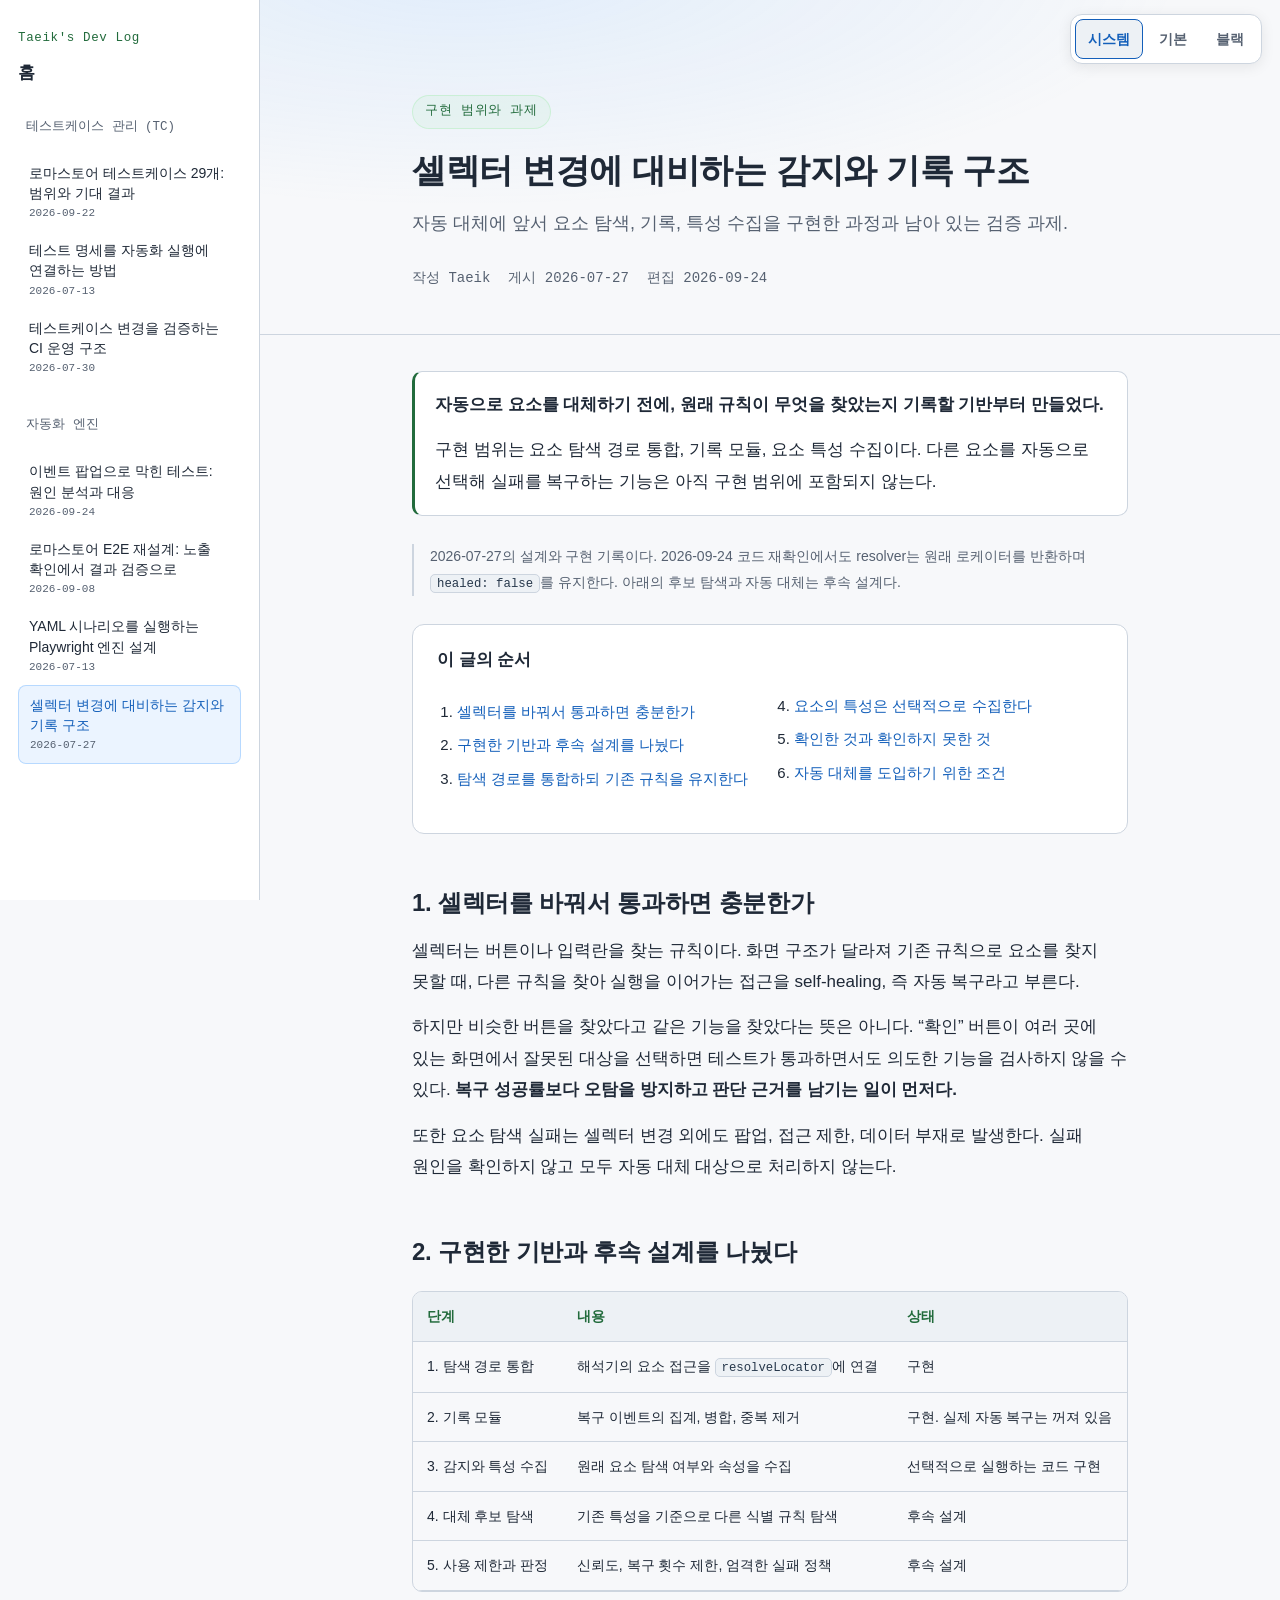
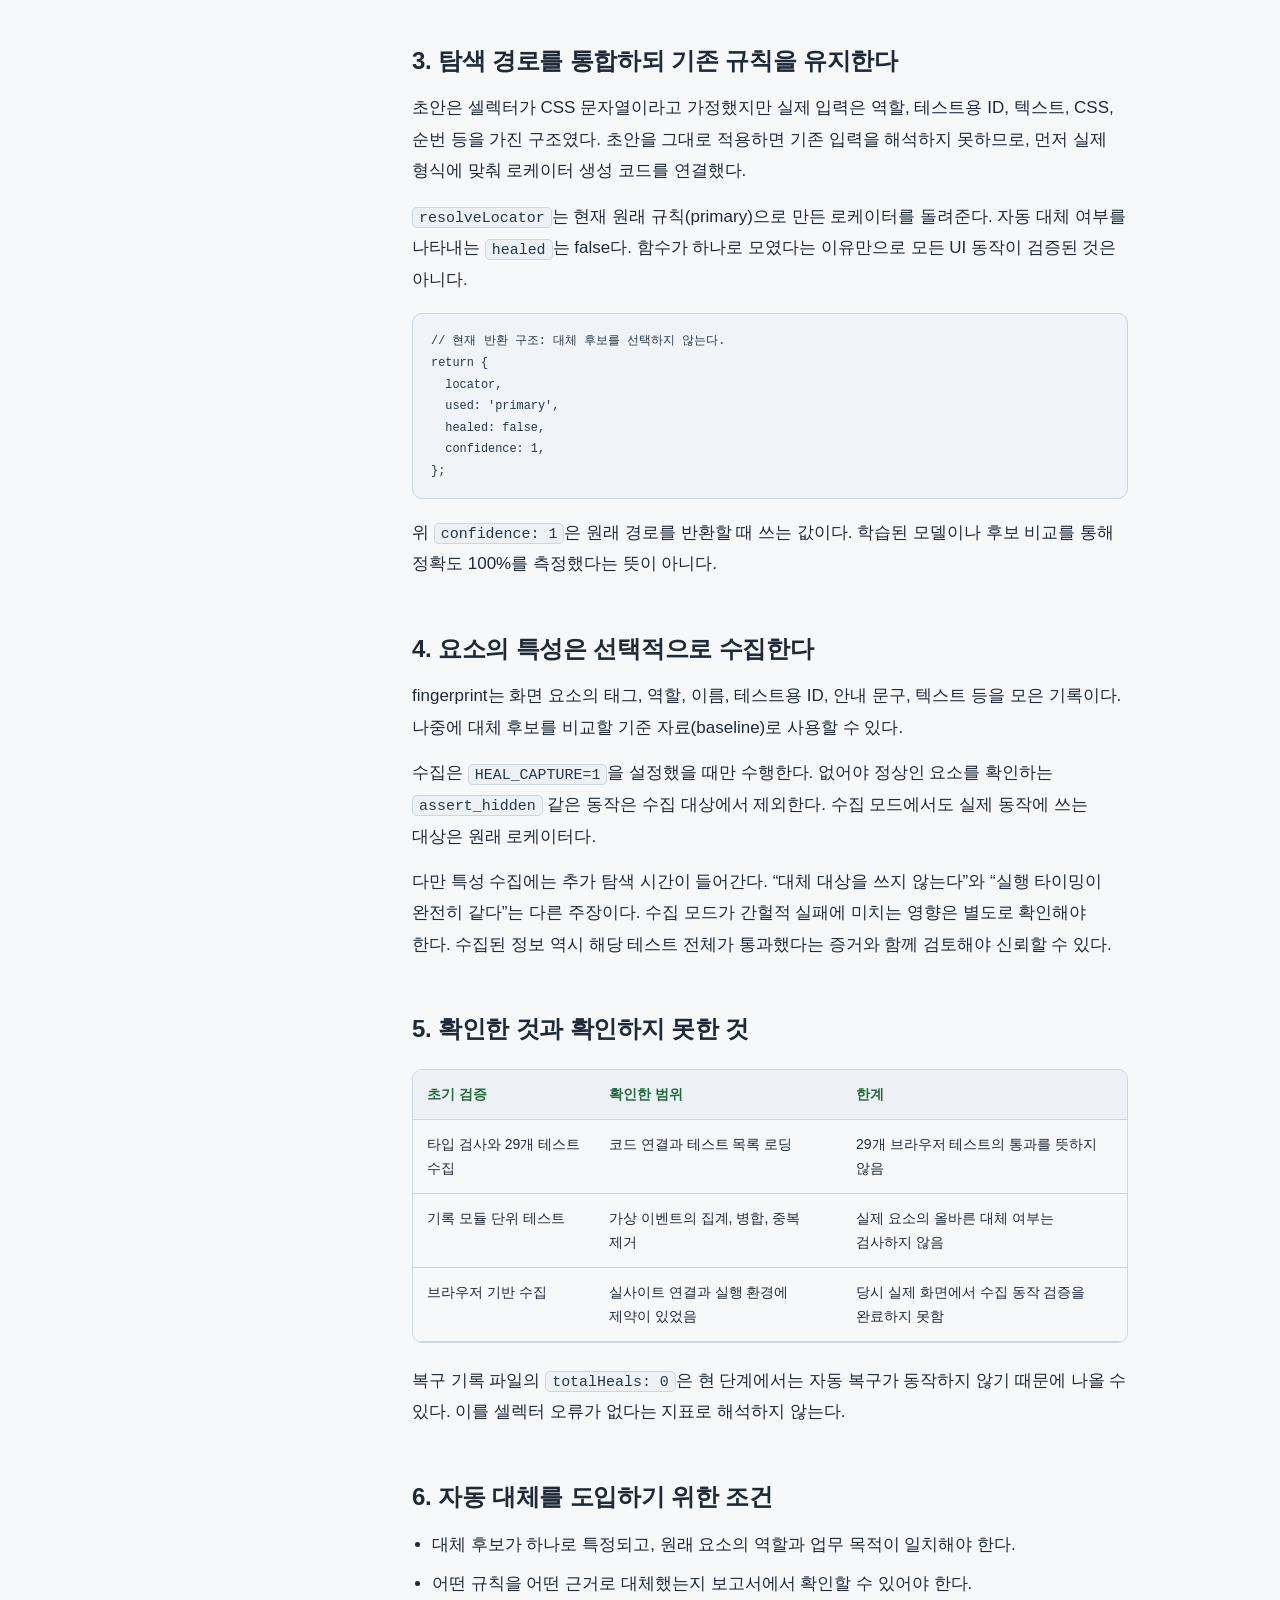
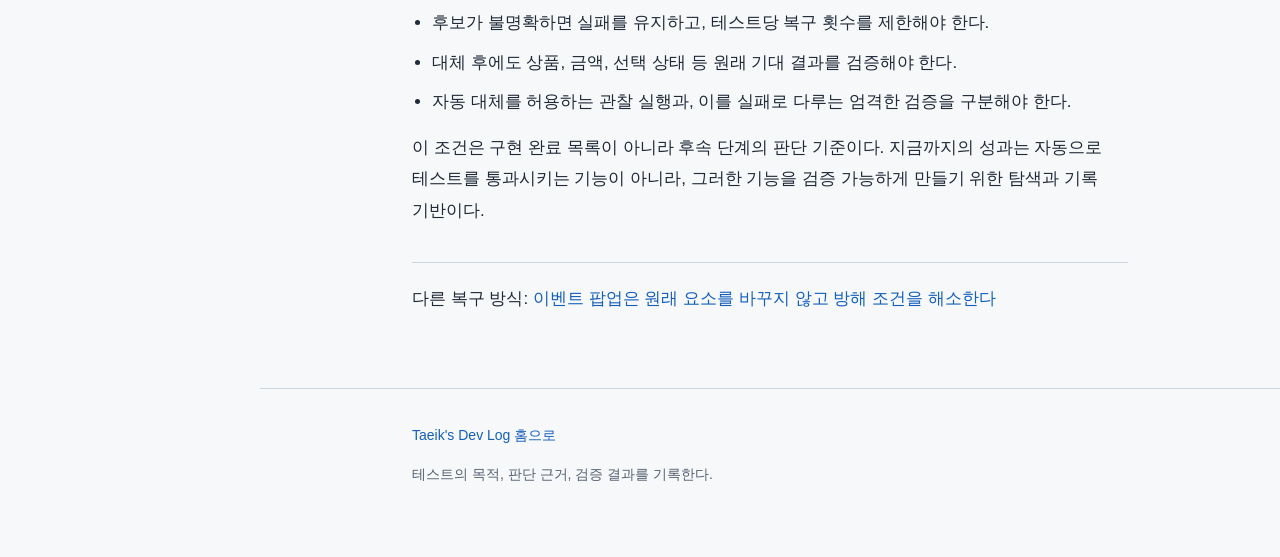
<file: self-healing-locator.html>
<!DOCTYPE html>
<html lang="ko"><head><meta charset="UTF-8"><meta name="viewport" content="width=device-width, initial-scale=1">
<script src="theme.js?v=20260926-1"></script>
<title>셀렉터 변경에 대비하는 감지와 기록 구조 | Taeik's Dev Log</title>
<meta name="description" content="자동 대체에 앞서 요소 탐색, 기록, 특성 수집을 구현한 과정과 남아 있는 검증 과제.">
<link rel="canonical" href="https://tikim1988.github.io/self-healing-locator.html">
<style>
  :root{
    --bg:#0d1117; --surface:#161b22; --surface2:#1c2330;
    --border:#26303d; --text:#e6edf3; --muted:#9aa7b4;
    --accent:#58a6ff; --accent2:#7ee787; --warn:#e3b341; --danger:#ff7b72;
    --code:#0b1017;
    --mono:"SF Mono",ui-monospace,"JetBrains Mono","Cascadia Code",Consolas,monospace;
    --sans:-apple-system,BlinkMacSystemFont,"Pretendard","Segoe UI",Roboto,"Apple SD Gothic Neo",sans-serif;
  }
  *{box-sizing:border-box}
  html{scroll-behavior:smooth}
  body{
    margin:0;background:var(--bg);color:var(--text);
    font-family:var(--sans);line-height:1.75;font-size:17px;
    -webkit-font-smoothing:antialiased;
  }
  .wrap{max-width:760px;margin:0 auto;padding:0 22px}
  header.hero{
    border-bottom:1px solid var(--border);
    background:radial-gradient(1200px 400px at 20% -10%,rgba(88,166,255,.14),transparent 60%),var(--bg);
    padding:72px 0 44px;
  }
  .kicker{
    display:inline-block;font-family:var(--mono);font-size:12.5px;letter-spacing:.06em;
    color:var(--accent2);background:rgba(126,231,135,.08);
    border:1px solid rgba(126,231,135,.25);border-radius:999px;padding:5px 12px;margin-bottom:20px;
  }
  h1{font-size:34px;line-height:1.28;margin:0 0 16px;letter-spacing:-.01em}
  .lede{color:var(--muted);font-size:18px;margin:0}
  .meta{display:flex;flex-wrap:wrap;gap:10px 18px;margin-top:26px;color:var(--muted);font-size:14px;font-family:var(--mono)}
  .meta b{color:var(--text);font-weight:600}
  main{padding:8px 0 60px}
  article h2{font-size:24px;margin:52px 0 14px;letter-spacing:-.01em}
  article h2 .n{font-family:var(--mono);color:var(--accent);font-size:16px;margin-right:10px}
  article h3{font-size:18px;margin:30px 0 8px;color:var(--text)}
  p{margin:14px 0}
  a{color:var(--accent);text-decoration:none}
  a:hover{text-decoration:underline}
  strong{color:#fff}
  .tldr{
    background:var(--surface);border:1px solid var(--border);border-left:3px solid var(--accent2);
    border-radius:10px;padding:18px 20px;margin:28px 0;
  }
  .tldr b{color:var(--accent2)}
  ul.clean{padding-left:20px;margin:14px 0}
  ul.clean li{margin:8px 0}
  pre{
    background:var(--code);border:1px solid var(--border);border-radius:10px;
    padding:16px 18px;overflow-x:auto;font-family:var(--mono);font-size:13.5px;line-height:1.6;
    margin:18px 0;
  }
  code{font-family:var(--mono);font-size:.88em;background:var(--surface2);border:1px solid var(--border);
    padding:1.5px 6px;border-radius:5px;color:#d7e2ee}
  pre code{background:none;border:none;padding:0;color:#c9d5e1}
  .tok-c{color:#6b7683}      /* comment */
  .tok-k{color:var(--danger)} /* keyword */
  .tok-s{color:var(--accent2)} /* string */
  .tok-a{color:var(--accent)}  /* attr/key */
  .diagram{
    background:var(--surface);border:1px solid var(--border);border-radius:12px;
    padding:24px;margin:26px 0;font-family:var(--mono);font-size:13px;color:var(--muted);
    line-height:1.5;overflow-x:auto;
  }
  .stack{display:grid;gap:10px}
  .layer{border:1px solid var(--border);border-radius:8px;padding:12px 14px;background:var(--surface2)}
  .layer .t{color:var(--text);font-family:var(--sans);font-weight:600;font-size:14px}
  .layer .d{font-size:12.5px;margin-top:3px}
  .layer.own{border-color:rgba(88,166,255,.5)}
  .layer.ext{border-style:dashed;opacity:.85}
  .callout{
    border:1px solid var(--border);border-radius:10px;padding:16px 18px;margin:22px 0;background:var(--surface);
  }
  .callout.warn{border-left:3px solid var(--warn)}
  .callout.warn .h{color:var(--warn)}
  .callout .h{font-weight:700;display:block;margin-bottom:6px}
  .steps{counter-reset:s;list-style:none;padding:0;margin:18px 0}
  .steps li{position:relative;padding:10px 0 10px 44px;border-bottom:1px dashed var(--border)}
  .steps li:last-child{border-bottom:none}
  .steps li::before{
    counter-increment:s;content:counter(s);position:absolute;left:0;top:9px;
    width:28px;height:28px;border-radius:8px;background:var(--surface2);border:1px solid var(--border);
    color:var(--accent);font-family:var(--mono);font-size:13px;display:grid;place-items:center;
  }
  hr{border:none;border-top:1px solid var(--border);margin:44px 0}
  .quote{border-left:3px solid var(--accent);padding:4px 0 4px 18px;color:var(--muted);font-style:italic;margin:22px 0}
  footer{border-top:1px solid var(--border);padding:34px 0 60px;color:var(--muted);font-size:14px}
  footer a{color:var(--accent)}
  .tags{display:flex;flex-wrap:wrap;gap:8px;margin-top:14px}
  .tag{font-family:var(--mono);font-size:12px;color:var(--muted);border:1px solid var(--border);
    border-radius:999px;padding:3px 10px;background:var(--surface)}
  @media(max-width:600px){h1{font-size:27px}body{font-size:16px}article h2{font-size:21px}}

  /* --- 고정 LNB 사이드바 --- */
  body{padding-left:260px}
  .nav-toggle,.lnb-overlay,.lnb .close{display:none}
  .lnb{position:fixed;top:0;left:0;height:100vh;width:260px;background:var(--surface);
    border-right:1px solid var(--border);z-index:40;padding:28px 18px 40px;overflow-y:auto}
  .lnb .brand{font-family:var(--mono);font-size:12.5px;color:var(--accent2);letter-spacing:.05em;margin-bottom:8px}
  .lnb .home{display:block;color:var(--text);font-weight:600;margin-bottom:8px;font-size:17px}
  .lnb .home:hover{text-decoration:none;color:var(--accent)}
  .lnb .home.active{color:var(--accent)}
  .lnb .folder{margin:22px 0 6px;font-size:12.5px;color:var(--muted);font-family:var(--mono);
    display:flex;align-items:center;gap:7px}
  .lnb ul{list-style:none;padding:0;margin:0}
  .lnb li a{display:block;padding:9px 11px;border-radius:8px;color:var(--text);font-size:14px;line-height:1.45}
  .lnb li a:hover{background:var(--surface2);text-decoration:none}
  .lnb li a.active{background:rgba(88,166,255,.12);border:1px solid rgba(88,166,255,.35);color:var(--accent)}
  .lnb li .date{display:block;font-family:var(--mono);font-size:11px;color:var(--muted);margin-top:3px}
  /* 모바일: 사이드바 접고 햄버거로 전환 */
  @media(max-width:860px){
    body{padding-left:0}
    .nav-toggle{display:grid;position:fixed;top:14px;left:14px;z-index:50;width:44px;height:44px;border-radius:10px;
      background:rgba(22,27,34,.9);backdrop-filter:blur(6px);border:1px solid var(--border);color:var(--text);
      cursor:pointer;place-items:center;font-size:18px;line-height:1}
    .nav-toggle:hover{border-color:var(--accent);color:var(--accent)}
    .lnb{transform:translateX(-100%);transition:transform .25s ease;z-index:70;width:280px;max-width:82vw}
    .lnb.open{transform:none}
    .lnb .close{display:block;position:absolute;top:14px;right:14px;background:none;border:none;color:var(--muted);
      font-size:22px;cursor:pointer;line-height:1}
    .lnb .close:hover{color:var(--text)}
    .lnb-overlay{display:block;position:fixed;inset:0;background:rgba(0,0,0,.55);opacity:0;visibility:hidden;
      transition:opacity .2s;z-index:60}
    .lnb-overlay.open{opacity:1;visibility:visible}
  }

.table-wrap{overflow-x:auto;margin:22px 0;border:1px solid var(--border);border-radius:10px}table{border-collapse:collapse;width:100%;font-size:14px;min-width:550px}th,td{padding:12px 14px;text-align:left;border-bottom:1px solid var(--border);vertical-align:top}th{background:var(--surface2);color:var(--accent2)}td code{overflow-wrap:anywhere}h2,h3{scroll-margin-top:24px}.toc{background:var(--surface);padding:20px 24px;border:1px solid var(--border);border-radius:12px}.toc ol{padding-left:20px}.stat-grid{display:grid;grid-template-columns:repeat(3,1fr);gap:12px;margin:24px 0}.stat{padding:16px;border:1px solid var(--border);border-radius:10px;background:var(--surface)}.stat b{display:block;font-size:27px;color:var(--accent2)}.stat span{font-size:13px;color:var(--muted)}@media(max-width:600px){.stat-grid{gap:6px}.stat{padding:10px}.stat b{font-size:23px}.table-wrap{max-width:100%}}
.tc{border:1px solid var(--border);border-radius:12px;padding:4px 20px 18px;margin:20px 0;background:var(--surface)}.tc h3{margin-top:18px;overflow-wrap:anywhere}.tc-meta{font-size:13px;color:var(--muted)}dt{font-weight:700;color:var(--accent2);margin-top:12px}dd{margin:4px 0 0}section{scroll-margin-top:25px}</style><link rel="stylesheet" href="lnb.css?v=20260926-2"><link rel="stylesheet" href="editorial.css?v=20260924-2">
<link rel="stylesheet" href="theme.css?v=20260926-1">
</head><body><a class="skip-link" href="#content">본문으로 이동</a><button class="nav-toggle" aria-label="메뉴 열기" onclick="openNav()">☰</button>
<div class="lnb-overlay" id="lnbOverlay" onclick="closeNav()"></div>
<nav class="lnb" id="lnb" aria-label="사이트 내비게이션"><button class="close" aria-label="메뉴 닫기" onclick="closeNav()">×</button><div class="brand">Taeik's Dev Log</div><a class="home" href="index.html">홈</a>
<div class="nav-group"><h2 class="nav-group-title">테스트케이스 관리 (TC)</h2><ul>
<li><a href="lomastore-testcases.html">로마스토어 테스트케이스 29개: 범위와 기대 결과<span class="date">2026-09-22</span></a></li>
<li><a href="testcase-management.html">테스트 명세를 자동화 실행에 연결하는 방법<span class="date">2026-07-13</span></a></li>
<li><a href="testcase-cicd.html">테스트케이스 변경을 검증하는 CI 운영 구조<span class="date">2026-07-30</span></a></li>
</ul></div>
<div class="nav-group"><h2 class="nav-group-title">자동화 엔진</h2><ul>
<li><a href="lomastore-popup-handling.html">이벤트 팝업으로 막힌 테스트: 원인 분석과 대응<span class="date">2026-09-24</span></a></li>
<li><a href="lomastore-e2e-redesign.html">로마스토어 E2E 재설계: 노출 확인에서 결과 검증으로<span class="date">2026-09-08</span></a></li>
<li><a href="test-automation-engine.html?v=20260926-3">YAML 시나리오를 실행하는 Playwright 엔진 설계<span class="date">2026-07-13</span></a></li>
<li><a class="active" aria-current="page" href="self-healing-locator.html?v=20260926-3">셀렉터 변경에 대비하는 감지와 기록 구조<span class="date">2026-07-27</span></a></li>
</ul></div>
</nav>
<div class="theme-controls" role="group" aria-label="화면 테마" hidden>
  <button type="button" data-theme-choice="system" aria-pressed="true" title="시스템 설정에 자동으로 맞춤">시스템</button>
  <button type="button" data-theme-choice="light" aria-pressed="false" title="밝은 기본 테마">기본</button>
  <button type="button" data-theme-choice="dark" aria-pressed="false" title="어두운 블랙 테마">블랙</button>
  <span id="theme-status" class="sr-only" role="status" aria-live="polite"></span>
</div>
<header class="hero"><div class="wrap"><span class="kicker">구현 범위와 과제</span><h1>셀렉터 변경에 대비하는 감지와 기록 구조</h1><p class="lede">자동 대체에 앞서 요소 탐색, 기록, 특성 수집을 구현한 과정과 남아 있는 검증 과제.</p><div class="meta"><span>작성 Taeik</span><span>게시 <time datetime="2026-07-27">2026-07-27</time></span><span>편집 <time datetime="2026-09-24">2026-09-24</time></span></div></div></header>
<main id="content"><div class="wrap"><article><div class="tldr"><strong>자동으로 요소를 대체하기 전에, 원래 규칙이 무엇을 찾았는지 기록할 기반부터 만들었다.</strong><p>구현 범위는 요소 탐색 경로 통합, 기록 모듈, 요소 특성 수집이다. 다른 요소를 자동으로 선택해 실패를 복구하는 기능은 아직 구현 범위에 포함되지 않는다.</p></div>
<p class="record-note">2026-07-27의 설계와 구현 기록이다. 2026-09-24 코드 재확인에서도 resolver는 원래 로케이터를 반환하며 <code>healed: false</code>를 유지한다. 아래의 후보 탐색과 자동 대체는 후속 설계다.</p>
<nav class="toc" aria-label="글 목차"><strong>이 글의 순서</strong><ol><li><a href="#risk">셀렉터를 바꿔서 통과하면 충분한가</a></li><li><a href="#scope">구현한 기반과 후속 설계를 나눴다</a></li><li><a href="#resolver">탐색 경로를 통합하되 기존 규칙을 유지한다</a></li><li><a href="#capture">요소의 특성은 선택적으로 수집한다</a></li><li><a href="#verification">확인한 것과 확인하지 못한 것</a></li><li><a href="#next">자동 대체를 도입하기 위한 조건</a></li></ol></nav><h2 id="risk">1. 셀렉터를 바꿔서 통과하면 충분한가</h2>
<p>셀렉터는 버튼이나 입력란을 찾는 규칙이다. 화면 구조가 달라져 기존 규칙으로 요소를 찾지 못할 때, 다른 규칙을 찾아 실행을 이어가는 접근을 self-healing, 즉 자동 복구라고 부른다.</p>
<p>하지만 비슷한 버튼을 찾았다고 같은 기능을 찾았다는 뜻은 아니다. “확인” 버튼이 여러 곳에 있는 화면에서 잘못된 대상을 선택하면 테스트가 통과하면서도 의도한 기능을 검사하지 않을 수 있다. <strong>복구 성공률보다 오탐을 방지하고 판단 근거를 남기는 일이 먼저다.</strong></p>
<p>또한 요소 탐색 실패는 셀렉터 변경 외에도 팝업, 접근 제한, 데이터 부재로 발생한다. 실패 원인을 확인하지 않고 모두 자동 대체 대상으로 처리하지 않는다.</p>
<h2 id="scope">2. 구현한 기반과 후속 설계를 나눴다</h2>
<div class="table-wrap"><table><thead><tr><th scope="col">단계</th><th scope="col">내용</th><th scope="col">상태</th></tr></thead><tbody>
<tr><td>1. 탐색 경로 통합</td><td>해석기의 요소 접근을 <code>resolveLocator</code>에 연결</td><td>구현</td></tr>
<tr><td>2. 기록 모듈</td><td>복구 이벤트의 집계, 병합, 중복 제거</td><td>구현. 실제 자동 복구는 꺼져 있음</td></tr>
<tr><td>3. 감지와 특성 수집</td><td>원래 요소 탐색 여부와 속성을 수집</td><td>선택적으로 실행하는 코드 구현</td></tr>
<tr><td>4. 대체 후보 탐색</td><td>기존 특성을 기준으로 다른 식별 규칙 탐색</td><td>후속 설계</td></tr>
<tr><td>5. 사용 제한과 판정</td><td>신뢰도, 복구 횟수 제한, 엄격한 실패 정책</td><td>후속 설계</td></tr>
</tbody></table></div>
<h2 id="resolver">3. 탐색 경로를 통합하되 기존 규칙을 유지한다</h2>
<p>초안은 셀렉터가 CSS 문자열이라고 가정했지만 실제 입력은 역할, 테스트용 ID, 텍스트, CSS, 순번 등을 가진 구조였다. 초안을 그대로 적용하면 기존 입력을 해석하지 못하므로, 먼저 실제 형식에 맞춰 로케이터 생성 코드를 연결했다.</p>
<p><code>resolveLocator</code>는 현재 원래 규칙(primary)으로 만든 로케이터를 돌려준다. 자동 대체 여부를 나타내는 <code>healed</code>는 false다. 함수가 하나로 모였다는 이유만으로 모든 UI 동작이 검증된 것은 아니다.</p>
<pre><code>// 현재 반환 구조: 대체 후보를 선택하지 않는다.
return {
  locator,
  used: 'primary',
  healed: false,
  confidence: 1,
};</code></pre>
<p>위 <code>confidence: 1</code>은 원래 경로를 반환할 때 쓰는 값이다. 학습된 모델이나 후보 비교를 통해 정확도 100%를 측정했다는 뜻이 아니다.</p>
<h2 id="capture">4. 요소의 특성은 선택적으로 수집한다</h2>
<p>fingerprint는 화면 요소의 태그, 역할, 이름, 테스트용 ID, 안내 문구, 텍스트 등을 모은 기록이다. 나중에 대체 후보를 비교할 기준 자료(baseline)로 사용할 수 있다.</p>
<p>수집은 <code>HEAL_CAPTURE=1</code>을 설정했을 때만 수행한다. 없어야 정상인 요소를 확인하는 <code>assert_hidden</code> 같은 동작은 수집 대상에서 제외한다. 수집 모드에서도 실제 동작에 쓰는 대상은 원래 로케이터다.</p>
<p>다만 특성 수집에는 추가 탐색 시간이 들어간다. “대체 대상을 쓰지 않는다”와 “실행 타이밍이 완전히 같다”는 다른 주장이다. 수집 모드가 간헐적 실패에 미치는 영향은 별도로 확인해야 한다. 수집된 정보 역시 해당 테스트 전체가 통과했다는 증거와 함께 검토해야 신뢰할 수 있다.</p>
<h2 id="verification">5. 확인한 것과 확인하지 못한 것</h2>
<div class="table-wrap"><table><thead><tr><th scope="col">초기 검증</th><th scope="col">확인한 범위</th><th scope="col">한계</th></tr></thead><tbody>
<tr><td>타입 검사와 29개 테스트 수집</td><td>코드 연결과 테스트 목록 로딩</td><td>29개 브라우저 테스트의 통과를 뜻하지 않음</td></tr>
<tr><td>기록 모듈 단위 테스트</td><td>가상 이벤트의 집계, 병합, 중복 제거</td><td>실제 요소의 올바른 대체 여부는 검사하지 않음</td></tr>
<tr><td>브라우저 기반 수집</td><td>실사이트 연결과 실행 환경에 제약이 있었음</td><td>당시 실제 화면에서 수집 동작 검증을 완료하지 못함</td></tr>
</tbody></table></div>
<p>복구 기록 파일의 <code>totalHeals: 0</code>은 현 단계에서는 자동 복구가 동작하지 않기 때문에 나올 수 있다. 이를 셀렉터 오류가 없다는 지표로 해석하지 않는다.</p>
<h2 id="next">6. 자동 대체를 도입하기 위한 조건</h2>
<ul class="clean"><li>대체 후보가 하나로 특정되고, 원래 요소의 역할과 업무 목적이 일치해야 한다.</li><li>어떤 규칙을 어떤 근거로 대체했는지 보고서에서 확인할 수 있어야 한다.</li><li>후보가 불명확하면 실패를 유지하고, 테스트당 복구 횟수를 제한해야 한다.</li><li>대체 후에도 상품, 금액, 선택 상태 등 원래 기대 결과를 검증해야 한다.</li><li>자동 대체를 허용하는 관찰 실행과, 이를 실패로 다루는 엄격한 검증을 구분해야 한다.</li></ul>
<p>이 조건은 구현 완료 목록이 아니라 후속 단계의 판단 기준이다. 지금까지의 성과는 자동으로 테스트를 통과시키는 기능이 아니라, 그러한 기능을 검증 가능하게 만들기 위한 탐색과 기록 기반이다.</p>
<p class="related">다른 복구 방식: <a href="lomastore-popup-handling.html">이벤트 팝업은 원래 요소를 바꾸지 않고 방해 조건을 해소한다</a></p>
</article></div></main>
<footer><div class="wrap"><a href="index.html">Taeik's Dev Log 홈으로</a><p>테스트의 목적, 판단 근거, 검증 결과를 기록한다.</p></div></footer>
<script>function openNav(){document.getElementById('lnb').classList.add('open');document.getElementById('lnbOverlay').classList.add('open')}function closeNav(){document.getElementById('lnb').classList.remove('open');document.getElementById('lnbOverlay').classList.remove('open')}</script></body></html>
</file>
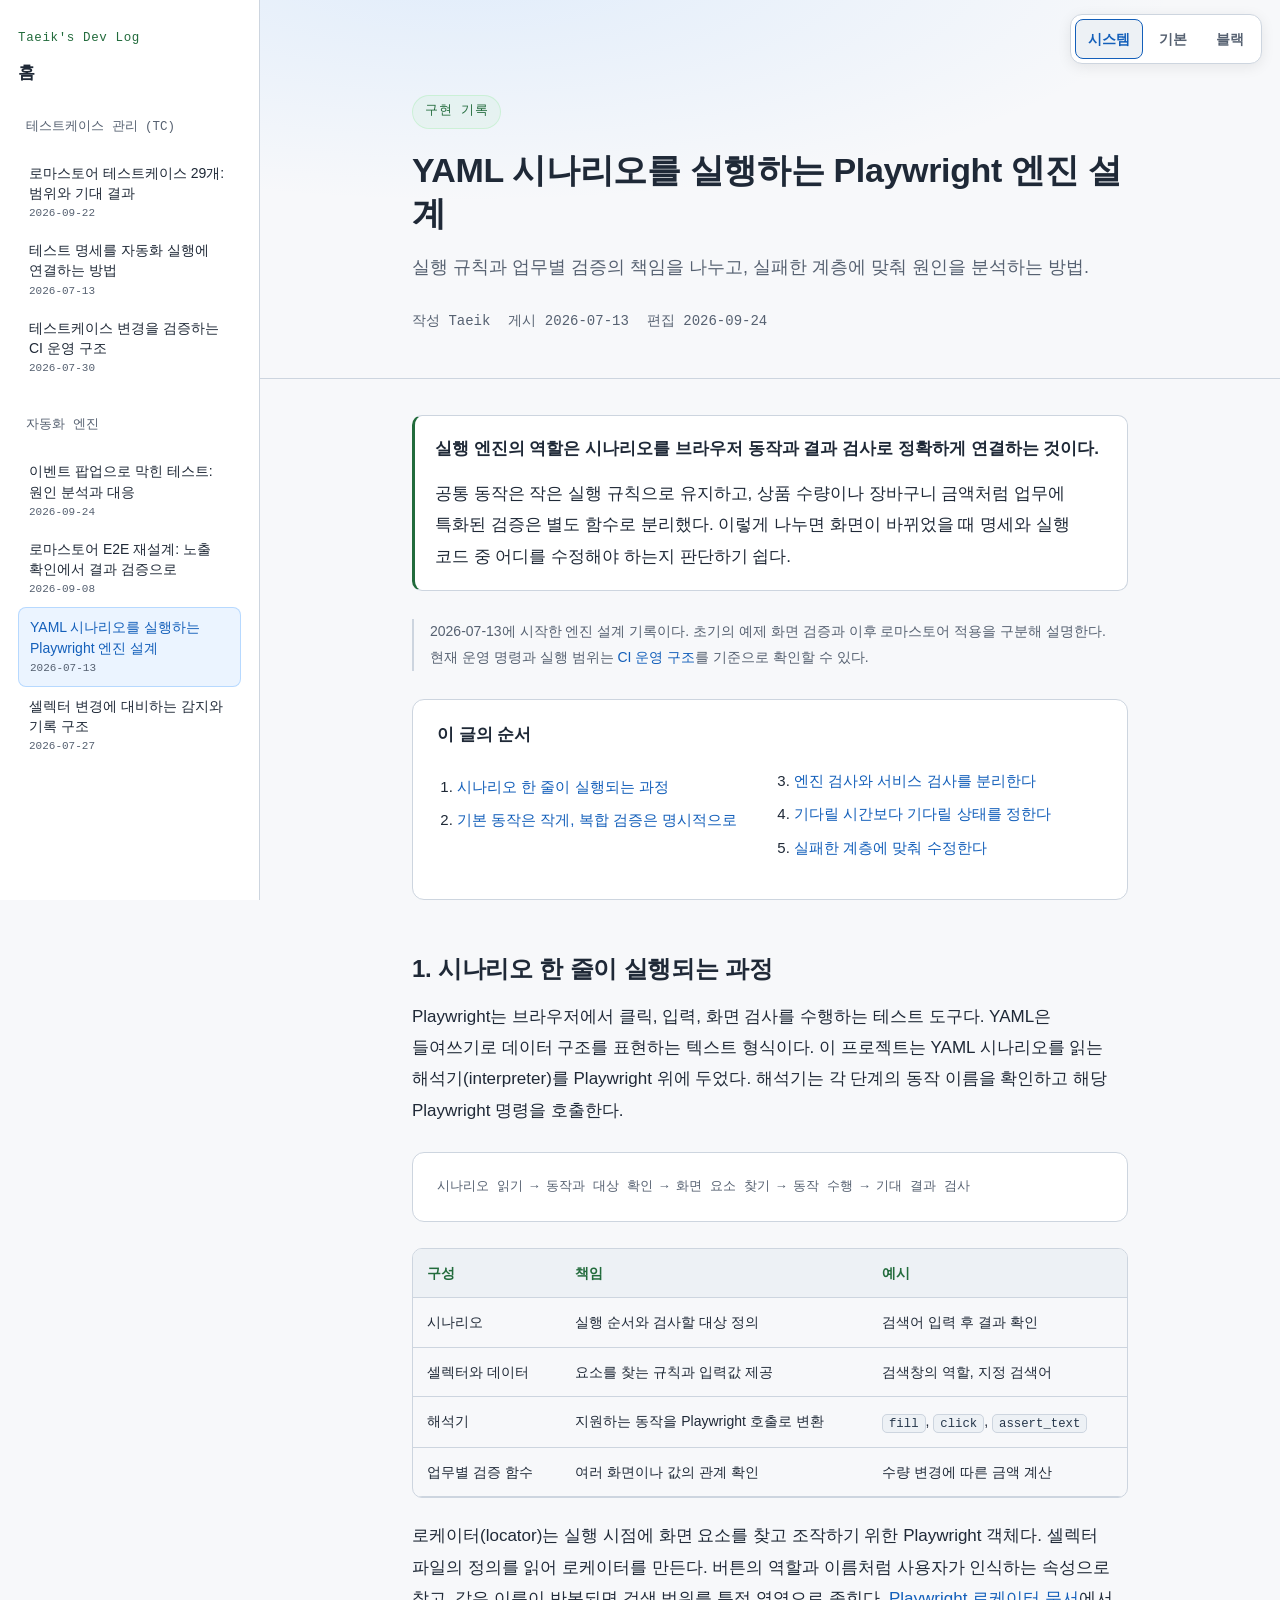
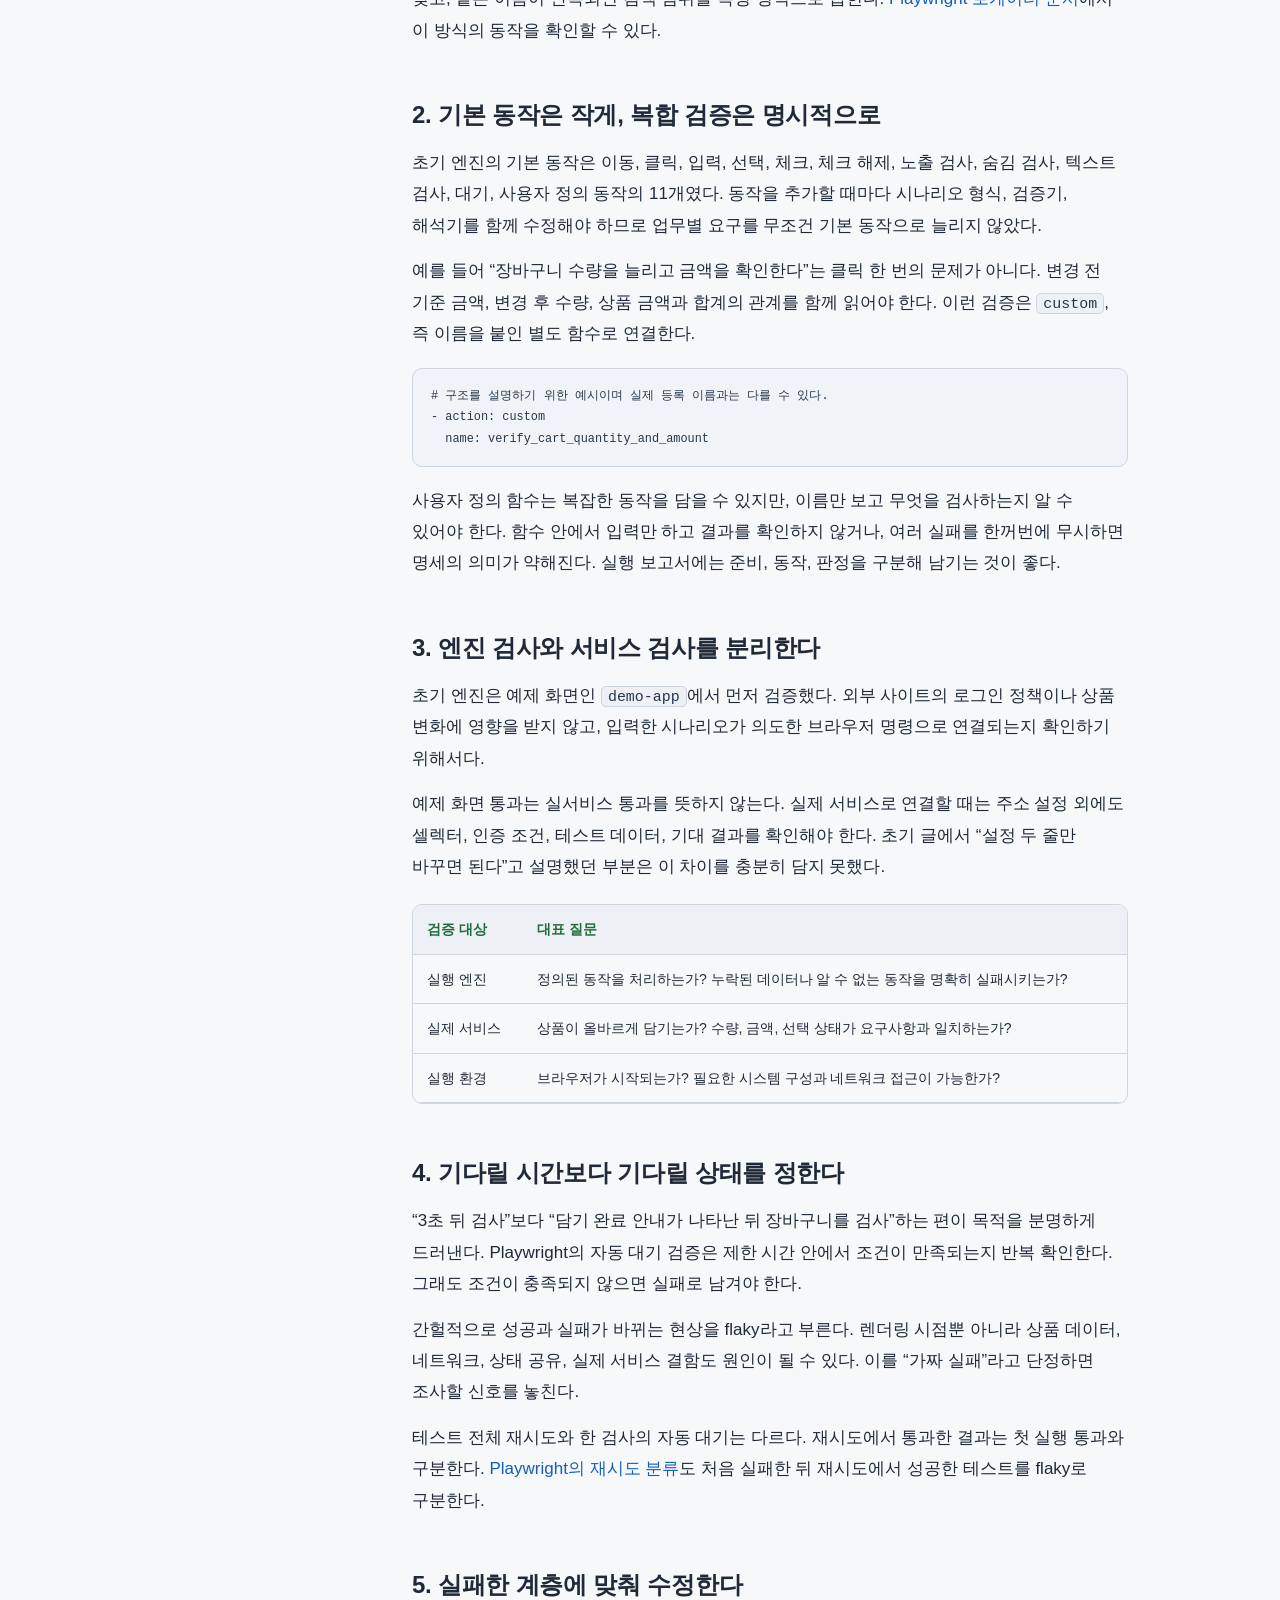
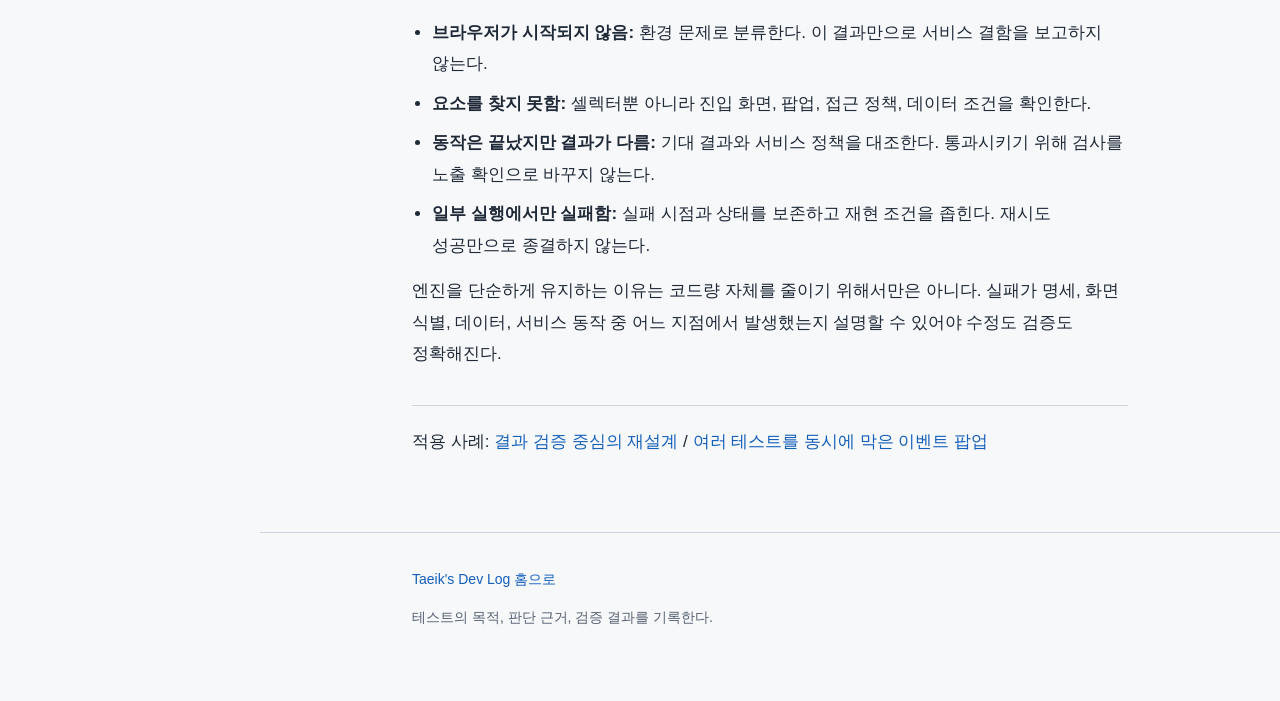
<file: test-automation-engine.html>
<!DOCTYPE html>
<html lang="ko"><head><meta charset="UTF-8"><meta name="viewport" content="width=device-width, initial-scale=1">
<script src="theme.js?v=20260926-1"></script>
<title>YAML 시나리오를 실행하는 Playwright 엔진 설계 | Taeik's Dev Log</title>
<meta name="description" content="실행 규칙과 업무별 검증의 책임을 나누고, 실패한 계층에 맞춰 원인을 분석하는 방법.">
<link rel="canonical" href="https://tikim1988.github.io/test-automation-engine.html">
<style>
  :root{
    --bg:#0d1117; --surface:#161b22; --surface2:#1c2330;
    --border:#26303d; --text:#e6edf3; --muted:#9aa7b4;
    --accent:#58a6ff; --accent2:#7ee787; --warn:#e3b341; --danger:#ff7b72;
    --code:#0b1017;
    --mono:"SF Mono",ui-monospace,"JetBrains Mono","Cascadia Code",Consolas,monospace;
    --sans:-apple-system,BlinkMacSystemFont,"Pretendard","Segoe UI",Roboto,"Apple SD Gothic Neo",sans-serif;
  }
  *{box-sizing:border-box}
  html{scroll-behavior:smooth}
  body{
    margin:0;background:var(--bg);color:var(--text);
    font-family:var(--sans);line-height:1.75;font-size:17px;
    -webkit-font-smoothing:antialiased;
  }
  .wrap{max-width:760px;margin:0 auto;padding:0 22px}
  header.hero{
    border-bottom:1px solid var(--border);
    background:radial-gradient(1200px 400px at 20% -10%,rgba(88,166,255,.14),transparent 60%),var(--bg);
    padding:72px 0 44px;
  }
  .kicker{
    display:inline-block;font-family:var(--mono);font-size:12.5px;letter-spacing:.06em;
    color:var(--accent2);background:rgba(126,231,135,.08);
    border:1px solid rgba(126,231,135,.25);border-radius:999px;padding:5px 12px;margin-bottom:20px;
  }
  h1{font-size:34px;line-height:1.28;margin:0 0 16px;letter-spacing:-.01em}
  .lede{color:var(--muted);font-size:18px;margin:0}
  .meta{display:flex;flex-wrap:wrap;gap:10px 18px;margin-top:26px;color:var(--muted);font-size:14px;font-family:var(--mono)}
  .meta b{color:var(--text);font-weight:600}
  main{padding:8px 0 60px}
  article h2{font-size:24px;margin:52px 0 14px;letter-spacing:-.01em}
  article h2 .n{font-family:var(--mono);color:var(--accent);font-size:16px;margin-right:10px}
  article h3{font-size:18px;margin:30px 0 8px;color:var(--text)}
  p{margin:14px 0}
  a{color:var(--accent);text-decoration:none}
  a:hover{text-decoration:underline}
  strong{color:#fff}
  .tldr{
    background:var(--surface);border:1px solid var(--border);border-left:3px solid var(--accent2);
    border-radius:10px;padding:18px 20px;margin:28px 0;
  }
  .tldr b{color:var(--accent2)}
  ul.clean{padding-left:20px;margin:14px 0}
  ul.clean li{margin:8px 0}
  pre{
    background:var(--code);border:1px solid var(--border);border-radius:10px;
    padding:16px 18px;overflow-x:auto;font-family:var(--mono);font-size:13.5px;line-height:1.6;
    margin:18px 0;
  }
  code{font-family:var(--mono);font-size:.88em;background:var(--surface2);border:1px solid var(--border);
    padding:1.5px 6px;border-radius:5px;color:#d7e2ee}
  pre code{background:none;border:none;padding:0;color:#c9d5e1}
  .tok-c{color:#6b7683}      /* comment */
  .tok-k{color:var(--danger)} /* keyword */
  .tok-s{color:var(--accent2)} /* string */
  .tok-a{color:var(--accent)}  /* attr/key */
  .diagram{
    background:var(--surface);border:1px solid var(--border);border-radius:12px;
    padding:24px;margin:26px 0;font-family:var(--mono);font-size:13px;color:var(--muted);
    line-height:1.5;overflow-x:auto;
  }
  .stack{display:grid;gap:10px}
  .layer{border:1px solid var(--border);border-radius:8px;padding:12px 14px;background:var(--surface2)}
  .layer .t{color:var(--text);font-family:var(--sans);font-weight:600;font-size:14px}
  .layer .d{font-size:12.5px;margin-top:3px}
  .layer.own{border-color:rgba(88,166,255,.5)}
  .layer.ext{border-style:dashed;opacity:.85}
  .callout{
    border:1px solid var(--border);border-radius:10px;padding:16px 18px;margin:22px 0;background:var(--surface);
  }
  .callout.warn{border-left:3px solid var(--warn)}
  .callout.warn .h{color:var(--warn)}
  .callout .h{font-weight:700;display:block;margin-bottom:6px}
  .steps{counter-reset:s;list-style:none;padding:0;margin:18px 0}
  .steps li{position:relative;padding:10px 0 10px 44px;border-bottom:1px dashed var(--border)}
  .steps li:last-child{border-bottom:none}
  .steps li::before{
    counter-increment:s;content:counter(s);position:absolute;left:0;top:9px;
    width:28px;height:28px;border-radius:8px;background:var(--surface2);border:1px solid var(--border);
    color:var(--accent);font-family:var(--mono);font-size:13px;display:grid;place-items:center;
  }
  hr{border:none;border-top:1px solid var(--border);margin:44px 0}
  .quote{border-left:3px solid var(--accent);padding:4px 0 4px 18px;color:var(--muted);font-style:italic;margin:22px 0}
  footer{border-top:1px solid var(--border);padding:34px 0 60px;color:var(--muted);font-size:14px}
  footer a{color:var(--accent)}
  .tags{display:flex;flex-wrap:wrap;gap:8px;margin-top:14px}
  .tag{font-family:var(--mono);font-size:12px;color:var(--muted);border:1px solid var(--border);
    border-radius:999px;padding:3px 10px;background:var(--surface)}
  @media(max-width:600px){h1{font-size:27px}body{font-size:16px}article h2{font-size:21px}}

  /* --- 고정 LNB 사이드바 --- */
  body{padding-left:260px}
  .nav-toggle,.lnb-overlay,.lnb .close{display:none}
  .lnb{position:fixed;top:0;left:0;height:100vh;width:260px;background:var(--surface);
    border-right:1px solid var(--border);z-index:40;padding:28px 18px 40px;overflow-y:auto}
  .lnb .brand{font-family:var(--mono);font-size:12.5px;color:var(--accent2);letter-spacing:.05em;margin-bottom:8px}
  .lnb .home{display:block;color:var(--text);font-weight:600;margin-bottom:8px;font-size:17px}
  .lnb .home:hover{text-decoration:none;color:var(--accent)}
  .lnb .home.active{color:var(--accent)}
  .lnb .folder{margin:22px 0 6px;font-size:12.5px;color:var(--muted);font-family:var(--mono);
    display:flex;align-items:center;gap:7px}
  .lnb ul{list-style:none;padding:0;margin:0}
  .lnb li a{display:block;padding:9px 11px;border-radius:8px;color:var(--text);font-size:14px;line-height:1.45}
  .lnb li a:hover{background:var(--surface2);text-decoration:none}
  .lnb li a.active{background:rgba(88,166,255,.12);border:1px solid rgba(88,166,255,.35);color:var(--accent)}
  .lnb li .date{display:block;font-family:var(--mono);font-size:11px;color:var(--muted);margin-top:3px}
  /* 모바일: 사이드바 접고 햄버거로 전환 */
  @media(max-width:860px){
    body{padding-left:0}
    .nav-toggle{display:grid;position:fixed;top:14px;left:14px;z-index:50;width:44px;height:44px;border-radius:10px;
      background:rgba(22,27,34,.9);backdrop-filter:blur(6px);border:1px solid var(--border);color:var(--text);
      cursor:pointer;place-items:center;font-size:18px;line-height:1}
    .nav-toggle:hover{border-color:var(--accent);color:var(--accent)}
    .lnb{transform:translateX(-100%);transition:transform .25s ease;z-index:70;width:280px;max-width:82vw}
    .lnb.open{transform:none}
    .lnb .close{display:block;position:absolute;top:14px;right:14px;background:none;border:none;color:var(--muted);
      font-size:22px;cursor:pointer;line-height:1}
    .lnb .close:hover{color:var(--text)}
    .lnb-overlay{display:block;position:fixed;inset:0;background:rgba(0,0,0,.55);opacity:0;visibility:hidden;
      transition:opacity .2s;z-index:60}
    .lnb-overlay.open{opacity:1;visibility:visible}
  }

.table-wrap{overflow-x:auto;margin:22px 0;border:1px solid var(--border);border-radius:10px}table{border-collapse:collapse;width:100%;font-size:14px;min-width:550px}th,td{padding:12px 14px;text-align:left;border-bottom:1px solid var(--border);vertical-align:top}th{background:var(--surface2);color:var(--accent2)}td code{overflow-wrap:anywhere}h2,h3{scroll-margin-top:24px}.toc{background:var(--surface);padding:20px 24px;border:1px solid var(--border);border-radius:12px}.toc ol{padding-left:20px}.stat-grid{display:grid;grid-template-columns:repeat(3,1fr);gap:12px;margin:24px 0}.stat{padding:16px;border:1px solid var(--border);border-radius:10px;background:var(--surface)}.stat b{display:block;font-size:27px;color:var(--accent2)}.stat span{font-size:13px;color:var(--muted)}@media(max-width:600px){.stat-grid{gap:6px}.stat{padding:10px}.stat b{font-size:23px}.table-wrap{max-width:100%}}
.tc{border:1px solid var(--border);border-radius:12px;padding:4px 20px 18px;margin:20px 0;background:var(--surface)}.tc h3{margin-top:18px;overflow-wrap:anywhere}.tc-meta{font-size:13px;color:var(--muted)}dt{font-weight:700;color:var(--accent2);margin-top:12px}dd{margin:4px 0 0}section{scroll-margin-top:25px}</style><link rel="stylesheet" href="lnb.css?v=20260926-2"><link rel="stylesheet" href="editorial.css?v=20260924-2">
<link rel="stylesheet" href="theme.css?v=20260926-1">
</head><body><a class="skip-link" href="#content">본문으로 이동</a><button class="nav-toggle" aria-label="메뉴 열기" onclick="openNav()">☰</button>
<div class="lnb-overlay" id="lnbOverlay" onclick="closeNav()"></div>
<nav class="lnb" id="lnb" aria-label="사이트 내비게이션"><button class="close" aria-label="메뉴 닫기" onclick="closeNav()">×</button><div class="brand">Taeik's Dev Log</div><a class="home" href="index.html">홈</a>
<div class="nav-group"><h2 class="nav-group-title">테스트케이스 관리 (TC)</h2><ul>
<li><a href="lomastore-testcases.html">로마스토어 테스트케이스 29개: 범위와 기대 결과<span class="date">2026-09-22</span></a></li>
<li><a href="testcase-management.html">테스트 명세를 자동화 실행에 연결하는 방법<span class="date">2026-07-13</span></a></li>
<li><a href="testcase-cicd.html">테스트케이스 변경을 검증하는 CI 운영 구조<span class="date">2026-07-30</span></a></li>
</ul></div>
<div class="nav-group"><h2 class="nav-group-title">자동화 엔진</h2><ul>
<li><a href="lomastore-popup-handling.html">이벤트 팝업으로 막힌 테스트: 원인 분석과 대응<span class="date">2026-09-24</span></a></li>
<li><a href="lomastore-e2e-redesign.html">로마스토어 E2E 재설계: 노출 확인에서 결과 검증으로<span class="date">2026-09-08</span></a></li>
<li><a class="active" aria-current="page" href="test-automation-engine.html?v=20260926-3">YAML 시나리오를 실행하는 Playwright 엔진 설계<span class="date">2026-07-13</span></a></li>
<li><a href="self-healing-locator.html?v=20260926-3">셀렉터 변경에 대비하는 감지와 기록 구조<span class="date">2026-07-27</span></a></li>
</ul></div>
</nav>
<div class="theme-controls" role="group" aria-label="화면 테마" hidden>
  <button type="button" data-theme-choice="system" aria-pressed="true" title="시스템 설정에 자동으로 맞춤">시스템</button>
  <button type="button" data-theme-choice="light" aria-pressed="false" title="밝은 기본 테마">기본</button>
  <button type="button" data-theme-choice="dark" aria-pressed="false" title="어두운 블랙 테마">블랙</button>
  <span id="theme-status" class="sr-only" role="status" aria-live="polite"></span>
</div>
<header class="hero"><div class="wrap"><span class="kicker">구현 기록</span><h1>YAML 시나리오를 실행하는 Playwright 엔진 설계</h1><p class="lede">실행 규칙과 업무별 검증의 책임을 나누고, 실패한 계층에 맞춰 원인을 분석하는 방법.</p><div class="meta"><span>작성 Taeik</span><span>게시 <time datetime="2026-07-13">2026-07-13</time></span><span>편집 <time datetime="2026-09-24">2026-09-24</time></span></div></div></header>
<main id="content"><div class="wrap"><article><div class="tldr"><strong>실행 엔진의 역할은 시나리오를 브라우저 동작과 결과 검사로 정확하게 연결하는 것이다.</strong><p>공통 동작은 작은 실행 규칙으로 유지하고, 상품 수량이나 장바구니 금액처럼 업무에 특화된 검증은 별도 함수로 분리했다. 이렇게 나누면 화면이 바뀌었을 때 명세와 실행 코드 중 어디를 수정해야 하는지 판단하기 쉽다.</p></div>
<p class="record-note">2026-07-13에 시작한 엔진 설계 기록이다. 초기의 예제 화면 검증과 이후 로마스토어 적용을 구분해 설명한다. 현재 운영 명령과 실행 범위는 <a href="testcase-cicd.html">CI 운영 구조</a>를 기준으로 확인할 수 있다.</p>
<nav class="toc" aria-label="글 목차"><strong>이 글의 순서</strong><ol><li><a href="#flow">시나리오 한 줄이 실행되는 과정</a></li><li><a href="#actions">기본 동작은 작게, 복합 검증은 명시적으로</a></li><li><a href="#demo">엔진 검사와 서비스 검사를 분리한다</a></li><li><a href="#waiting">기다릴 시간보다 기다릴 상태를 정한다</a></li><li><a href="#decision">실패한 계층에 맞춰 수정한다</a></li></ol></nav><h2 id="flow">1. 시나리오 한 줄이 실행되는 과정</h2>
<p>Playwright는 브라우저에서 클릭, 입력, 화면 검사를 수행하는 테스트 도구다. YAML은 들여쓰기로 데이터 구조를 표현하는 텍스트 형식이다. 이 프로젝트는 YAML 시나리오를 읽는 해석기(interpreter)를 Playwright 위에 두었다. 해석기는 각 단계의 동작 이름을 확인하고 해당 Playwright 명령을 호출한다.</p>
<div class="diagram" aria-label="실행 엔진의 처리 순서">시나리오 읽기 → 동작과 대상 확인 → 화면 요소 찾기 → 동작 수행 → 기대 결과 검사</div>
<div class="table-wrap"><table><thead><tr><th scope="col">구성</th><th scope="col">책임</th><th scope="col">예시</th></tr></thead><tbody>
<tr><td>시나리오</td><td>실행 순서와 검사할 대상 정의</td><td>검색어 입력 후 결과 확인</td></tr>
<tr><td>셀렉터와 데이터</td><td>요소를 찾는 규칙과 입력값 제공</td><td>검색창의 역할, 지정 검색어</td></tr>
<tr><td>해석기</td><td>지원하는 동작을 Playwright 호출로 변환</td><td><code>fill</code>, <code>click</code>, <code>assert_text</code></td></tr>
<tr><td>업무별 검증 함수</td><td>여러 화면이나 값의 관계 확인</td><td>수량 변경에 따른 금액 계산</td></tr>
</tbody></table></div>
<p>로케이터(locator)는 실행 시점에 화면 요소를 찾고 조작하기 위한 Playwright 객체다. 셀렉터 파일의 정의를 읽어 로케이터를 만든다. 버튼의 역할과 이름처럼 사용자가 인식하는 속성으로 찾고, 같은 이름이 반복되면 검색 범위를 특정 영역으로 좁힌다. <a href="https://playwright.dev/docs/locators">Playwright 로케이터 문서</a>에서 이 방식의 동작을 확인할 수 있다.</p>
<h2 id="actions">2. 기본 동작은 작게, 복합 검증은 명시적으로</h2>
<p>초기 엔진의 기본 동작은 이동, 클릭, 입력, 선택, 체크, 체크 해제, 노출 검사, 숨김 검사, 텍스트 검사, 대기, 사용자 정의 동작의 11개였다. 동작을 추가할 때마다 시나리오 형식, 검증기, 해석기를 함께 수정해야 하므로 업무별 요구를 무조건 기본 동작으로 늘리지 않았다.</p>
<p>예를 들어 “장바구니 수량을 늘리고 금액을 확인한다”는 클릭 한 번의 문제가 아니다. 변경 전 기준 금액, 변경 후 수량, 상품 금액과 합계의 관계를 함께 읽어야 한다. 이런 검증은 <code>custom</code>, 즉 이름을 붙인 별도 함수로 연결한다.</p>
<pre><code># 구조를 설명하기 위한 예시이며 실제 등록 이름과는 다를 수 있다.
- action: custom
  name: verify_cart_quantity_and_amount</code></pre>
<p>사용자 정의 함수는 복잡한 동작을 담을 수 있지만, 이름만 보고 무엇을 검사하는지 알 수 있어야 한다. 함수 안에서 입력만 하고 결과를 확인하지 않거나, 여러 실패를 한꺼번에 무시하면 명세의 의미가 약해진다. 실행 보고서에는 준비, 동작, 판정을 구분해 남기는 것이 좋다.</p>
<h2 id="demo">3. 엔진 검사와 서비스 검사를 분리한다</h2>
<p>초기 엔진은 예제 화면인 <code>demo-app</code>에서 먼저 검증했다. 외부 사이트의 로그인 정책이나 상품 변화에 영향을 받지 않고, 입력한 시나리오가 의도한 브라우저 명령으로 연결되는지 확인하기 위해서다.</p>
<p>예제 화면 통과는 실서비스 통과를 뜻하지 않는다. 실제 서비스로 연결할 때는 주소 설정 외에도 셀렉터, 인증 조건, 테스트 데이터, 기대 결과를 확인해야 한다. 초기 글에서 “설정 두 줄만 바꾸면 된다”고 설명했던 부분은 이 차이를 충분히 담지 못했다.</p>
<div class="table-wrap"><table><thead><tr><th scope="col">검증 대상</th><th scope="col">대표 질문</th></tr></thead><tbody>
<tr><td>실행 엔진</td><td>정의된 동작을 처리하는가? 누락된 데이터나 알 수 없는 동작을 명확히 실패시키는가?</td></tr>
<tr><td>실제 서비스</td><td>상품이 올바르게 담기는가? 수량, 금액, 선택 상태가 요구사항과 일치하는가?</td></tr>
<tr><td>실행 환경</td><td>브라우저가 시작되는가? 필요한 시스템 구성과 네트워크 접근이 가능한가?</td></tr>
</tbody></table></div>
<h2 id="waiting">4. 기다릴 시간보다 기다릴 상태를 정한다</h2>
<p>“3초 뒤 검사”보다 “담기 완료 안내가 나타난 뒤 장바구니를 검사”하는 편이 목적을 분명하게 드러낸다. Playwright의 자동 대기 검증은 제한 시간 안에서 조건이 만족되는지 반복 확인한다. 그래도 조건이 충족되지 않으면 실패로 남겨야 한다.</p>
<p>간헐적으로 성공과 실패가 바뀌는 현상을 flaky라고 부른다. 렌더링 시점뿐 아니라 상품 데이터, 네트워크, 상태 공유, 실제 서비스 결함도 원인이 될 수 있다. 이를 “가짜 실패”라고 단정하면 조사할 신호를 놓친다.</p>
<p>테스트 전체 재시도와 한 검사의 자동 대기는 다르다. 재시도에서 통과한 결과는 첫 실행 통과와 구분한다. <a href="https://playwright.dev/docs/test-retries">Playwright의 재시도 분류</a>도 처음 실패한 뒤 재시도에서 성공한 테스트를 flaky로 구분한다.</p>
<h2 id="decision">5. 실패한 계층에 맞춰 수정한다</h2>
<ul class="clean"><li><strong>브라우저가 시작되지 않음:</strong> 환경 문제로 분류한다. 이 결과만으로 서비스 결함을 보고하지 않는다.</li><li><strong>요소를 찾지 못함:</strong> 셀렉터뿐 아니라 진입 화면, 팝업, 접근 정책, 데이터 조건을 확인한다.</li><li><strong>동작은 끝났지만 결과가 다름:</strong> 기대 결과와 서비스 정책을 대조한다. 통과시키기 위해 검사를 노출 확인으로 바꾸지 않는다.</li><li><strong>일부 실행에서만 실패함:</strong> 실패 시점과 상태를 보존하고 재현 조건을 좁힌다. 재시도 성공만으로 종결하지 않는다.</li></ul>
<p>엔진을 단순하게 유지하는 이유는 코드량 자체를 줄이기 위해서만은 아니다. 실패가 명세, 화면 식별, 데이터, 서비스 동작 중 어느 지점에서 발생했는지 설명할 수 있어야 수정도 검증도 정확해진다.</p>
<p class="related">적용 사례: <a href="lomastore-e2e-redesign.html">결과 검증 중심의 재설계</a> / <a href="lomastore-popup-handling.html">여러 테스트를 동시에 막은 이벤트 팝업</a></p>
</article></div></main>
<footer><div class="wrap"><a href="index.html">Taeik's Dev Log 홈으로</a><p>테스트의 목적, 판단 근거, 검증 결과를 기록한다.</p></div></footer>
<script>function openNav(){document.getElementById('lnb').classList.add('open');document.getElementById('lnbOverlay').classList.add('open')}function closeNav(){document.getElementById('lnb').classList.remove('open');document.getElementById('lnbOverlay').classList.remove('open')}</script></body></html>
</file>
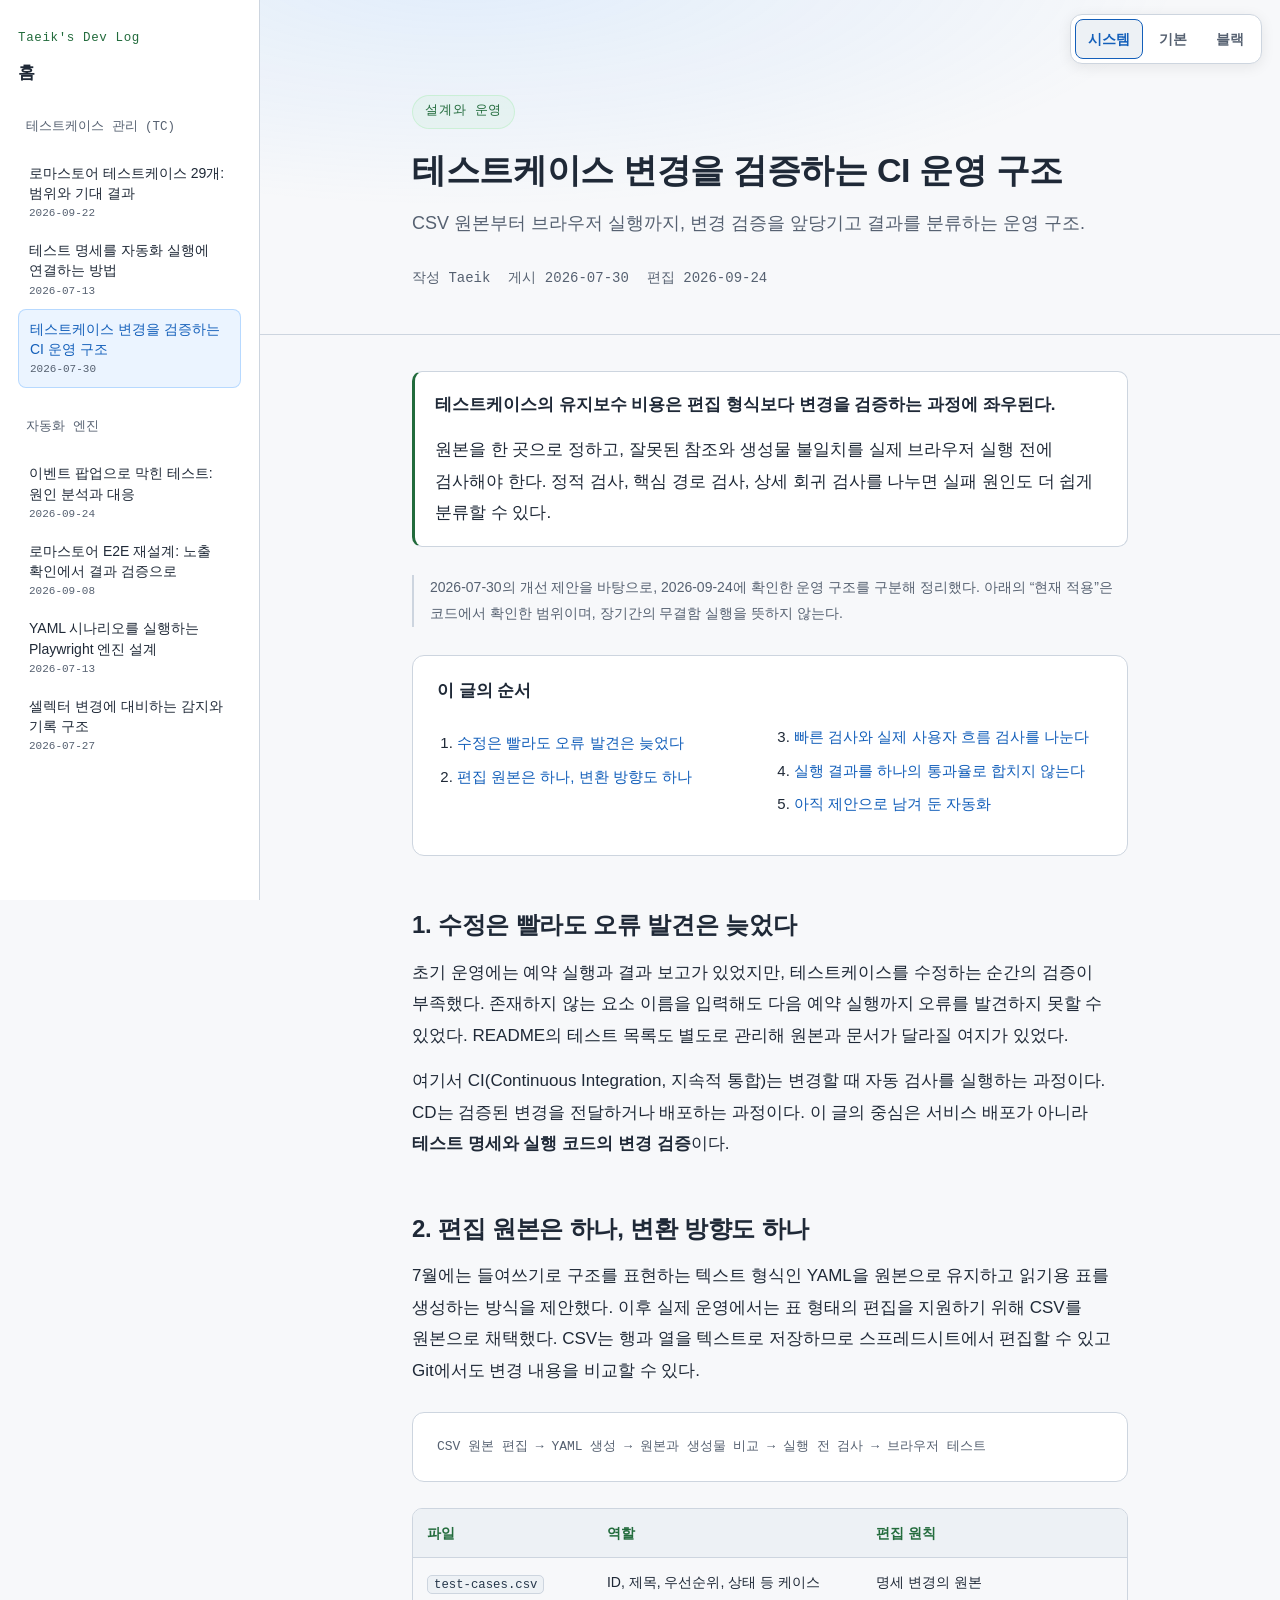
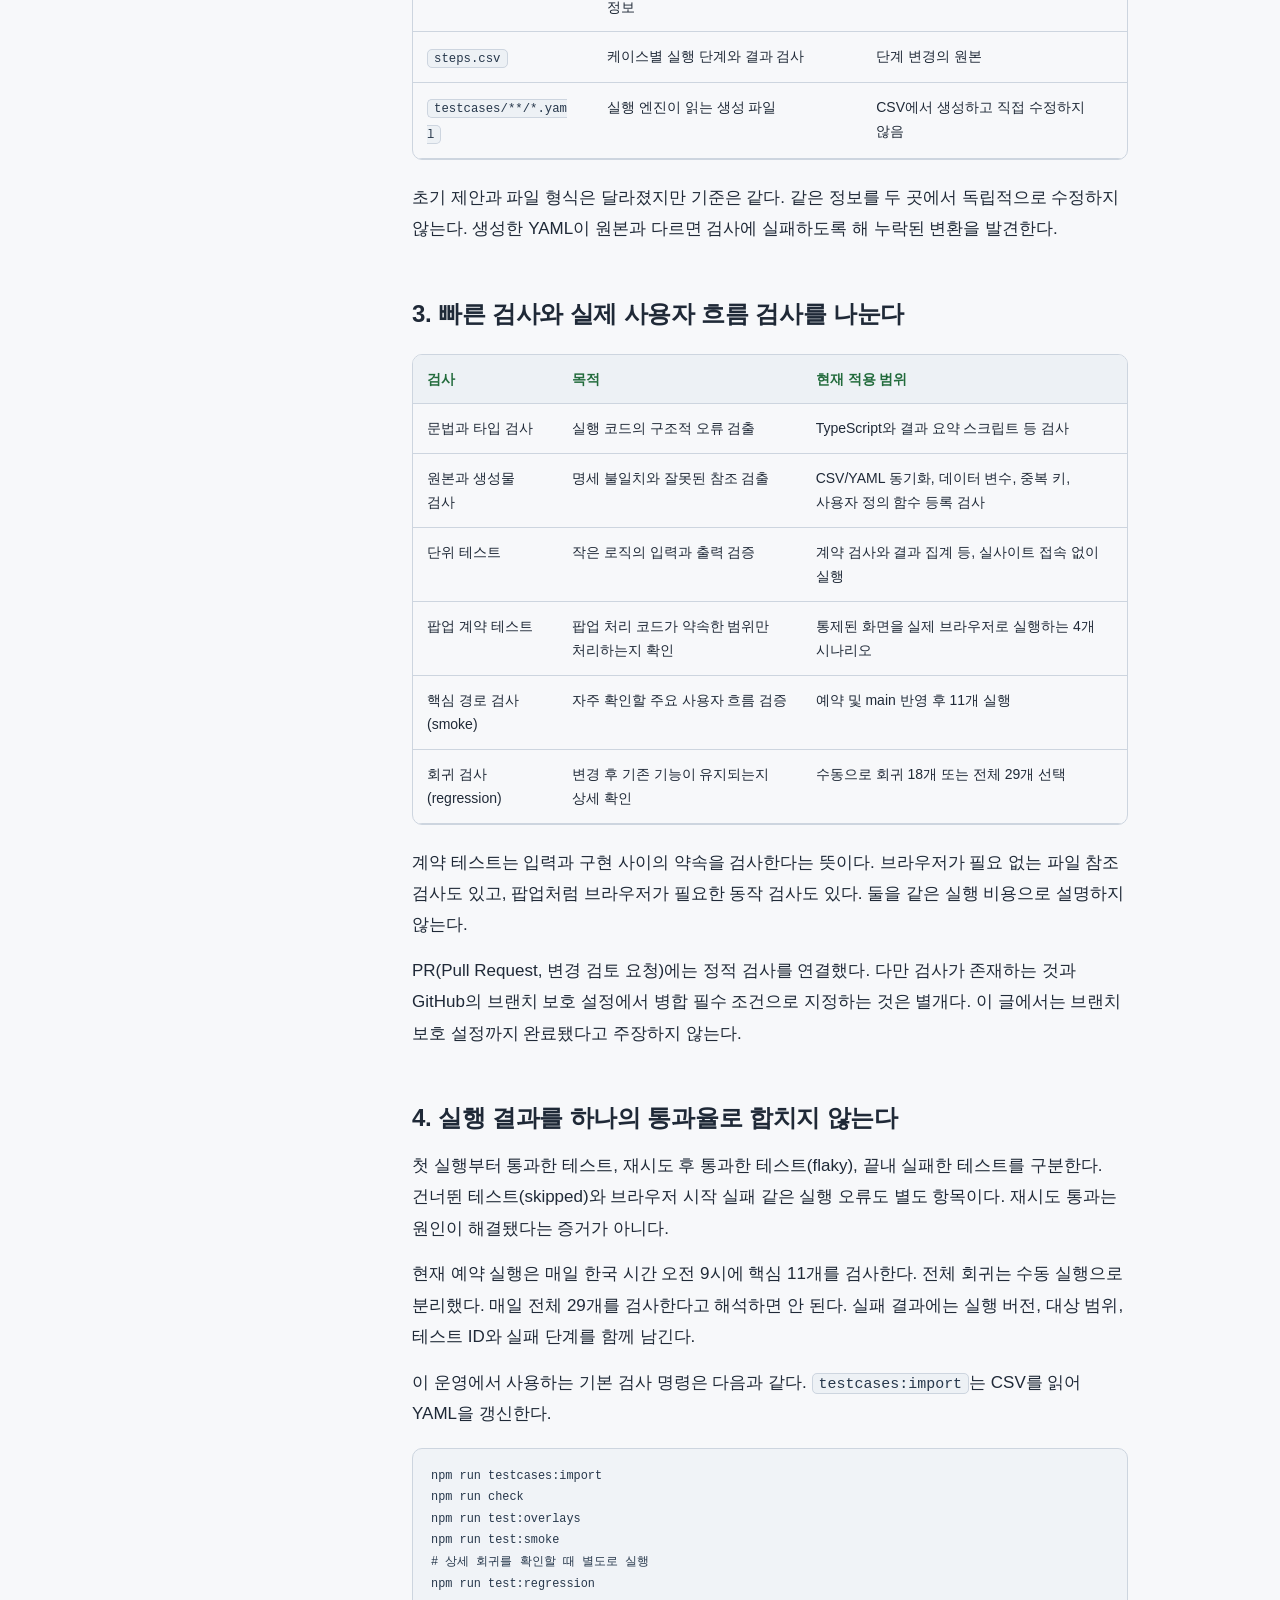
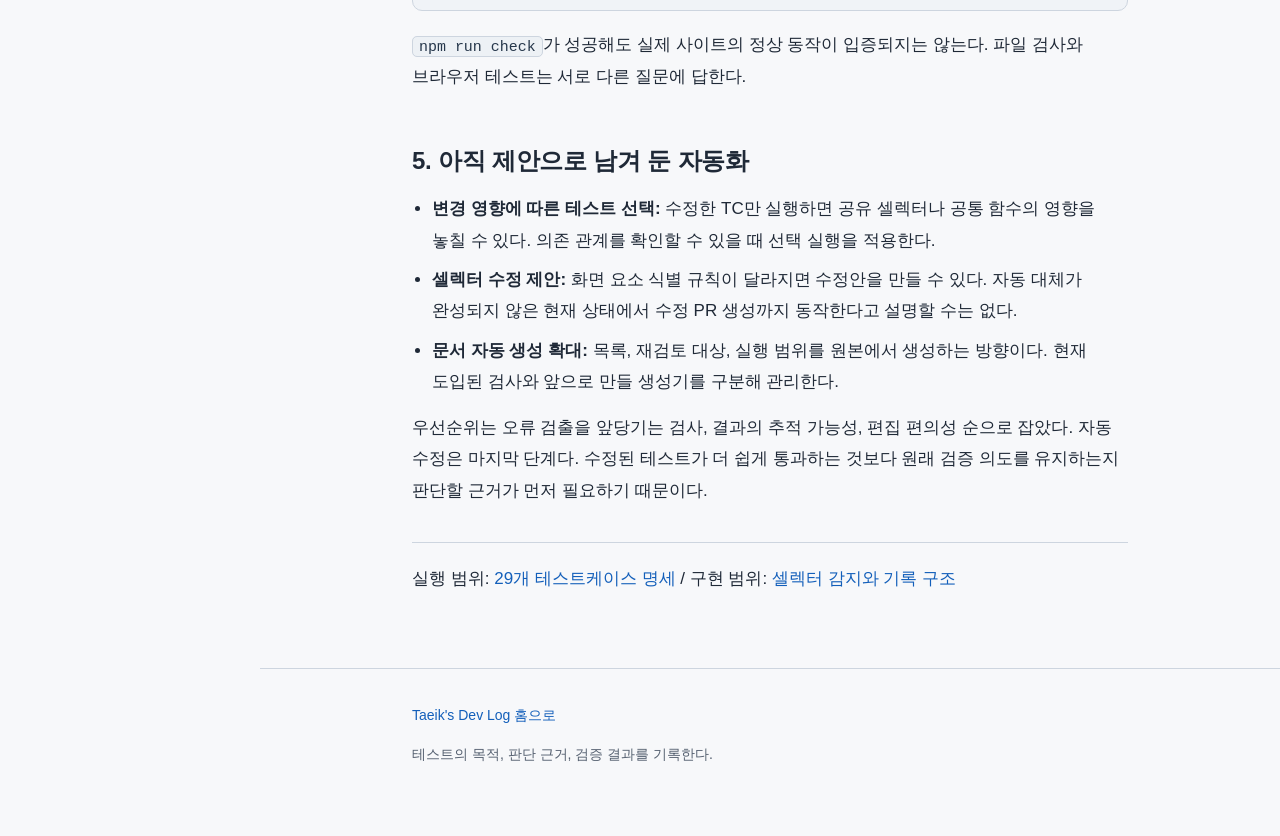
<file: testcase-cicd.html>
<!DOCTYPE html>
<html lang="ko"><head><meta charset="UTF-8"><meta name="viewport" content="width=device-width, initial-scale=1">
<script src="theme.js?v=20260926-1"></script>
<title>테스트케이스 변경을 검증하는 CI 운영 구조 | Taeik's Dev Log</title>
<meta name="description" content="CSV 원본부터 브라우저 실행까지, 변경 검증을 앞당기고 결과를 분류하는 운영 구조.">
<link rel="canonical" href="https://tikim1988.github.io/testcase-cicd.html">
<style>
  :root{
    --bg:#0d1117; --surface:#161b22; --surface2:#1c2330;
    --border:#26303d; --text:#e6edf3; --muted:#9aa7b4;
    --accent:#58a6ff; --accent2:#7ee787; --warn:#e3b341; --danger:#ff7b72;
    --code:#0b1017;
    --mono:"SF Mono",ui-monospace,"JetBrains Mono","Cascadia Code",Consolas,monospace;
    --sans:-apple-system,BlinkMacSystemFont,"Pretendard","Segoe UI",Roboto,"Apple SD Gothic Neo",sans-serif;
  }
  *{box-sizing:border-box}
  html{scroll-behavior:smooth}
  body{
    margin:0;background:var(--bg);color:var(--text);
    font-family:var(--sans);line-height:1.75;font-size:17px;
    -webkit-font-smoothing:antialiased;
  }
  .wrap{max-width:760px;margin:0 auto;padding:0 22px}
  header.hero{
    border-bottom:1px solid var(--border);
    background:radial-gradient(1200px 400px at 20% -10%,rgba(88,166,255,.14),transparent 60%),var(--bg);
    padding:72px 0 44px;
  }
  .kicker{
    display:inline-block;font-family:var(--mono);font-size:12.5px;letter-spacing:.06em;
    color:var(--accent2);background:rgba(126,231,135,.08);
    border:1px solid rgba(126,231,135,.25);border-radius:999px;padding:5px 12px;margin-bottom:20px;
  }
  h1{font-size:34px;line-height:1.28;margin:0 0 16px;letter-spacing:-.01em}
  .lede{color:var(--muted);font-size:18px;margin:0}
  .meta{display:flex;flex-wrap:wrap;gap:10px 18px;margin-top:26px;color:var(--muted);font-size:14px;font-family:var(--mono)}
  .meta b{color:var(--text);font-weight:600}
  main{padding:8px 0 60px}
  article h2{font-size:24px;margin:52px 0 14px;letter-spacing:-.01em}
  article h2 .n{font-family:var(--mono);color:var(--accent);font-size:16px;margin-right:10px}
  article h3{font-size:18px;margin:30px 0 8px;color:var(--text)}
  p{margin:14px 0}
  a{color:var(--accent);text-decoration:none}
  a:hover{text-decoration:underline}
  strong{color:#fff}
  .tldr{
    background:var(--surface);border:1px solid var(--border);border-left:3px solid var(--accent2);
    border-radius:10px;padding:18px 20px;margin:28px 0;
  }
  .tldr b{color:var(--accent2)}
  ul.clean{padding-left:20px;margin:14px 0}
  ul.clean li{margin:8px 0}
  pre{
    background:var(--code);border:1px solid var(--border);border-radius:10px;
    padding:16px 18px;overflow-x:auto;font-family:var(--mono);font-size:13.5px;line-height:1.6;
    margin:18px 0;
  }
  code{font-family:var(--mono);font-size:.88em;background:var(--surface2);border:1px solid var(--border);
    padding:1.5px 6px;border-radius:5px;color:#d7e2ee}
  pre code{background:none;border:none;padding:0;color:#c9d5e1}
  .tok-c{color:#6b7683}      /* comment */
  .tok-k{color:var(--danger)} /* keyword */
  .tok-s{color:var(--accent2)} /* string */
  .tok-a{color:var(--accent)}  /* attr/key */
  .diagram{
    background:var(--surface);border:1px solid var(--border);border-radius:12px;
    padding:24px;margin:26px 0;font-family:var(--mono);font-size:13px;color:var(--muted);
    line-height:1.5;overflow-x:auto;
  }
  .stack{display:grid;gap:10px}
  .layer{border:1px solid var(--border);border-radius:8px;padding:12px 14px;background:var(--surface2)}
  .layer .t{color:var(--text);font-family:var(--sans);font-weight:600;font-size:14px}
  .layer .d{font-size:12.5px;margin-top:3px}
  .layer.own{border-color:rgba(88,166,255,.5)}
  .layer.ext{border-style:dashed;opacity:.85}
  .callout{
    border:1px solid var(--border);border-radius:10px;padding:16px 18px;margin:22px 0;background:var(--surface);
  }
  .callout.warn{border-left:3px solid var(--warn)}
  .callout.warn .h{color:var(--warn)}
  .callout .h{font-weight:700;display:block;margin-bottom:6px}
  .steps{counter-reset:s;list-style:none;padding:0;margin:18px 0}
  .steps li{position:relative;padding:10px 0 10px 44px;border-bottom:1px dashed var(--border)}
  .steps li:last-child{border-bottom:none}
  .steps li::before{
    counter-increment:s;content:counter(s);position:absolute;left:0;top:9px;
    width:28px;height:28px;border-radius:8px;background:var(--surface2);border:1px solid var(--border);
    color:var(--accent);font-family:var(--mono);font-size:13px;display:grid;place-items:center;
  }
  hr{border:none;border-top:1px solid var(--border);margin:44px 0}
  .quote{border-left:3px solid var(--accent);padding:4px 0 4px 18px;color:var(--muted);font-style:italic;margin:22px 0}
  footer{border-top:1px solid var(--border);padding:34px 0 60px;color:var(--muted);font-size:14px}
  footer a{color:var(--accent)}
  .tags{display:flex;flex-wrap:wrap;gap:8px;margin-top:14px}
  .tag{font-family:var(--mono);font-size:12px;color:var(--muted);border:1px solid var(--border);
    border-radius:999px;padding:3px 10px;background:var(--surface)}
  @media(max-width:600px){h1{font-size:27px}body{font-size:16px}article h2{font-size:21px}}

  /* --- 고정 LNB 사이드바 --- */
  body{padding-left:260px}
  .nav-toggle,.lnb-overlay,.lnb .close{display:none}
  .lnb{position:fixed;top:0;left:0;height:100vh;width:260px;background:var(--surface);
    border-right:1px solid var(--border);z-index:40;padding:28px 18px 40px;overflow-y:auto}
  .lnb .brand{font-family:var(--mono);font-size:12.5px;color:var(--accent2);letter-spacing:.05em;margin-bottom:8px}
  .lnb .home{display:block;color:var(--text);font-weight:600;margin-bottom:8px;font-size:17px}
  .lnb .home:hover{text-decoration:none;color:var(--accent)}
  .lnb .home.active{color:var(--accent)}
  .lnb .folder{margin:22px 0 6px;font-size:12.5px;color:var(--muted);font-family:var(--mono);
    display:flex;align-items:center;gap:7px}
  .lnb ul{list-style:none;padding:0;margin:0}
  .lnb li a{display:block;padding:9px 11px;border-radius:8px;color:var(--text);font-size:14px;line-height:1.45}
  .lnb li a:hover{background:var(--surface2);text-decoration:none}
  .lnb li a.active{background:rgba(88,166,255,.12);border:1px solid rgba(88,166,255,.35);color:var(--accent)}
  .lnb li .date{display:block;font-family:var(--mono);font-size:11px;color:var(--muted);margin-top:3px}
  /* 모바일: 사이드바 접고 햄버거로 전환 */
  @media(max-width:860px){
    body{padding-left:0}
    .nav-toggle{display:grid;position:fixed;top:14px;left:14px;z-index:50;width:44px;height:44px;border-radius:10px;
      background:rgba(22,27,34,.9);backdrop-filter:blur(6px);border:1px solid var(--border);color:var(--text);
      cursor:pointer;place-items:center;font-size:18px;line-height:1}
    .nav-toggle:hover{border-color:var(--accent);color:var(--accent)}
    .lnb{transform:translateX(-100%);transition:transform .25s ease;z-index:70;width:280px;max-width:82vw}
    .lnb.open{transform:none}
    .lnb .close{display:block;position:absolute;top:14px;right:14px;background:none;border:none;color:var(--muted);
      font-size:22px;cursor:pointer;line-height:1}
    .lnb .close:hover{color:var(--text)}
    .lnb-overlay{display:block;position:fixed;inset:0;background:rgba(0,0,0,.55);opacity:0;visibility:hidden;
      transition:opacity .2s;z-index:60}
    .lnb-overlay.open{opacity:1;visibility:visible}
  }

.table-wrap{overflow-x:auto;margin:22px 0;border:1px solid var(--border);border-radius:10px}table{border-collapse:collapse;width:100%;font-size:14px;min-width:550px}th,td{padding:12px 14px;text-align:left;border-bottom:1px solid var(--border);vertical-align:top}th{background:var(--surface2);color:var(--accent2)}td code{overflow-wrap:anywhere}h2,h3{scroll-margin-top:24px}.toc{background:var(--surface);padding:20px 24px;border:1px solid var(--border);border-radius:12px}.toc ol{padding-left:20px}.stat-grid{display:grid;grid-template-columns:repeat(3,1fr);gap:12px;margin:24px 0}.stat{padding:16px;border:1px solid var(--border);border-radius:10px;background:var(--surface)}.stat b{display:block;font-size:27px;color:var(--accent2)}.stat span{font-size:13px;color:var(--muted)}@media(max-width:600px){.stat-grid{gap:6px}.stat{padding:10px}.stat b{font-size:23px}.table-wrap{max-width:100%}}
.tc{border:1px solid var(--border);border-radius:12px;padding:4px 20px 18px;margin:20px 0;background:var(--surface)}.tc h3{margin-top:18px;overflow-wrap:anywhere}.tc-meta{font-size:13px;color:var(--muted)}dt{font-weight:700;color:var(--accent2);margin-top:12px}dd{margin:4px 0 0}section{scroll-margin-top:25px}</style><link rel="stylesheet" href="lnb.css?v=20260926-2"><link rel="stylesheet" href="editorial.css?v=20260924-2">
<link rel="stylesheet" href="theme.css?v=20260926-1">
</head><body><a class="skip-link" href="#content">본문으로 이동</a><button class="nav-toggle" aria-label="메뉴 열기" onclick="openNav()">☰</button>
<div class="lnb-overlay" id="lnbOverlay" onclick="closeNav()"></div>
<nav class="lnb" id="lnb" aria-label="사이트 내비게이션"><button class="close" aria-label="메뉴 닫기" onclick="closeNav()">×</button><div class="brand">Taeik's Dev Log</div><a class="home" href="index.html">홈</a>
<div class="nav-group"><h2 class="nav-group-title">테스트케이스 관리 (TC)</h2><ul>
<li><a href="lomastore-testcases.html">로마스토어 테스트케이스 29개: 범위와 기대 결과<span class="date">2026-09-22</span></a></li>
<li><a href="testcase-management.html">테스트 명세를 자동화 실행에 연결하는 방법<span class="date">2026-07-13</span></a></li>
<li><a class="active" aria-current="page" href="testcase-cicd.html">테스트케이스 변경을 검증하는 CI 운영 구조<span class="date">2026-07-30</span></a></li>
</ul></div>
<div class="nav-group"><h2 class="nav-group-title">자동화 엔진</h2><ul>
<li><a href="lomastore-popup-handling.html">이벤트 팝업으로 막힌 테스트: 원인 분석과 대응<span class="date">2026-09-24</span></a></li>
<li><a href="lomastore-e2e-redesign.html">로마스토어 E2E 재설계: 노출 확인에서 결과 검증으로<span class="date">2026-09-08</span></a></li>
<li><a href="test-automation-engine.html?v=20260926-3">YAML 시나리오를 실행하는 Playwright 엔진 설계<span class="date">2026-07-13</span></a></li>
<li><a href="self-healing-locator.html?v=20260926-3">셀렉터 변경에 대비하는 감지와 기록 구조<span class="date">2026-07-27</span></a></li>
</ul></div>
</nav>
<div class="theme-controls" role="group" aria-label="화면 테마" hidden>
  <button type="button" data-theme-choice="system" aria-pressed="true" title="시스템 설정에 자동으로 맞춤">시스템</button>
  <button type="button" data-theme-choice="light" aria-pressed="false" title="밝은 기본 테마">기본</button>
  <button type="button" data-theme-choice="dark" aria-pressed="false" title="어두운 블랙 테마">블랙</button>
  <span id="theme-status" class="sr-only" role="status" aria-live="polite"></span>
</div>
<header class="hero"><div class="wrap"><span class="kicker">설계와 운영</span><h1>테스트케이스 변경을 검증하는 CI 운영 구조</h1><p class="lede">CSV 원본부터 브라우저 실행까지, 변경 검증을 앞당기고 결과를 분류하는 운영 구조.</p><div class="meta"><span>작성 Taeik</span><span>게시 <time datetime="2026-07-30">2026-07-30</time></span><span>편집 <time datetime="2026-09-24">2026-09-24</time></span></div></div></header>
<main id="content"><div class="wrap"><article><div class="tldr"><strong>테스트케이스의 유지보수 비용은 편집 형식보다 변경을 검증하는 과정에 좌우된다.</strong><p>원본을 한 곳으로 정하고, 잘못된 참조와 생성물 불일치를 실제 브라우저 실행 전에 검사해야 한다. 정적 검사, 핵심 경로 검사, 상세 회귀 검사를 나누면 실패 원인도 더 쉽게 분류할 수 있다.</p></div>
<p class="record-note">2026-07-30의 개선 제안을 바탕으로, 2026-09-24에 확인한 운영 구조를 구분해 정리했다. 아래의 “현재 적용”은 코드에서 확인한 범위이며, 장기간의 무결함 실행을 뜻하지 않는다.</p>
<nav class="toc" aria-label="글 목차"><strong>이 글의 순서</strong><ol><li><a href="#problem">수정은 빨라도 오류 발견은 늦었다</a></li><li><a href="#source">편집 원본은 하나, 변환 방향도 하나</a></li><li><a href="#checks">빠른 검사와 실제 사용자 흐름 검사를 나눈다</a></li><li><a href="#operation">실행 결과를 하나의 통과율로 합치지 않는다</a></li><li><a href="#proposals">아직 제안으로 남겨 둔 자동화</a></li></ol></nav><h2 id="problem">1. 수정은 빨라도 오류 발견은 늦었다</h2>
<p>초기 운영에는 예약 실행과 결과 보고가 있었지만, 테스트케이스를 수정하는 순간의 검증이 부족했다. 존재하지 않는 요소 이름을 입력해도 다음 예약 실행까지 오류를 발견하지 못할 수 있었다. README의 테스트 목록도 별도로 관리해 원본과 문서가 달라질 여지가 있었다.</p>
<p>여기서 CI(Continuous Integration, 지속적 통합)는 변경할 때 자동 검사를 실행하는 과정이다. CD는 검증된 변경을 전달하거나 배포하는 과정이다. 이 글의 중심은 서비스 배포가 아니라 <strong>테스트 명세와 실행 코드의 변경 검증</strong>이다.</p>
<h2 id="source">2. 편집 원본은 하나, 변환 방향도 하나</h2>
<p>7월에는 들여쓰기로 구조를 표현하는 텍스트 형식인 YAML을 원본으로 유지하고 읽기용 표를 생성하는 방식을 제안했다. 이후 실제 운영에서는 표 형태의 편집을 지원하기 위해 CSV를 원본으로 채택했다. CSV는 행과 열을 텍스트로 저장하므로 스프레드시트에서 편집할 수 있고 Git에서도 변경 내용을 비교할 수 있다.</p>
<div class="diagram" aria-label="테스트케이스 관리 흐름">CSV 원본 편집 → YAML 생성 → 원본과 생성물 비교 → 실행 전 검사 → 브라우저 테스트</div>
<div class="table-wrap"><table><thead><tr><th scope="col">파일</th><th scope="col">역할</th><th scope="col">편집 원칙</th></tr></thead><tbody>
<tr><td><code>test-cases.csv</code></td><td>ID, 제목, 우선순위, 상태 등 케이스 정보</td><td>명세 변경의 원본</td></tr>
<tr><td><code>steps.csv</code></td><td>케이스별 실행 단계와 결과 검사</td><td>단계 변경의 원본</td></tr>
<tr><td><code>testcases/**/*.yaml</code></td><td>실행 엔진이 읽는 생성 파일</td><td>CSV에서 생성하고 직접 수정하지 않음</td></tr>
</tbody></table></div>
<p>초기 제안과 파일 형식은 달라졌지만 기준은 같다. 같은 정보를 두 곳에서 독립적으로 수정하지 않는다. 생성한 YAML이 원본과 다르면 검사에 실패하도록 해 누락된 변환을 발견한다.</p>
<h2 id="checks">3. 빠른 검사와 실제 사용자 흐름 검사를 나눈다</h2>
<div class="table-wrap"><table><thead><tr><th scope="col">검사</th><th scope="col">목적</th><th scope="col">현재 적용 범위</th></tr></thead><tbody>
<tr><td>문법과 타입 검사</td><td>실행 코드의 구조적 오류 검출</td><td>TypeScript와 결과 요약 스크립트 등 검사</td></tr>
<tr><td>원본과 생성물 검사</td><td>명세 불일치와 잘못된 참조 검출</td><td>CSV/YAML 동기화, 데이터 변수, 중복 키, 사용자 정의 함수 등록 검사</td></tr>
<tr><td>단위 테스트</td><td>작은 로직의 입력과 출력 검증</td><td>계약 검사와 결과 집계 등, 실사이트 접속 없이 실행</td></tr>
<tr><td>팝업 계약 테스트</td><td>팝업 처리 코드가 약속한 범위만 처리하는지 확인</td><td>통제된 화면을 실제 브라우저로 실행하는 4개 시나리오</td></tr>
<tr><td>핵심 경로 검사(smoke)</td><td>자주 확인할 주요 사용자 흐름 검증</td><td>예약 및 main 반영 후 11개 실행</td></tr>
<tr><td>회귀 검사(regression)</td><td>변경 후 기존 기능이 유지되는지 상세 확인</td><td>수동으로 회귀 18개 또는 전체 29개 선택</td></tr>
</tbody></table></div>
<p>계약 테스트는 입력과 구현 사이의 약속을 검사한다는 뜻이다. 브라우저가 필요 없는 파일 참조 검사도 있고, 팝업처럼 브라우저가 필요한 동작 검사도 있다. 둘을 같은 실행 비용으로 설명하지 않는다.</p>
<p>PR(Pull Request, 변경 검토 요청)에는 정적 검사를 연결했다. 다만 검사가 존재하는 것과 GitHub의 브랜치 보호 설정에서 병합 필수 조건으로 지정하는 것은 별개다. 이 글에서는 브랜치 보호 설정까지 완료됐다고 주장하지 않는다.</p>
<h2 id="operation">4. 실행 결과를 하나의 통과율로 합치지 않는다</h2>
<p>첫 실행부터 통과한 테스트, 재시도 후 통과한 테스트(flaky), 끝내 실패한 테스트를 구분한다. 건너뛴 테스트(skipped)와 브라우저 시작 실패 같은 실행 오류도 별도 항목이다. 재시도 통과는 원인이 해결됐다는 증거가 아니다.</p>
<p>현재 예약 실행은 매일 한국 시간 오전 9시에 핵심 11개를 검사한다. 전체 회귀는 수동 실행으로 분리했다. 매일 전체 29개를 검사한다고 해석하면 안 된다. 실패 결과에는 실행 버전, 대상 범위, 테스트 ID와 실패 단계를 함께 남긴다.</p>
<p>이 운영에서 사용하는 기본 검사 명령은 다음과 같다. <code>testcases:import</code>는 CSV를 읽어 YAML을 갱신한다.</p>
<pre><code>npm run testcases:import
npm run check
npm run test:overlays
npm run test:smoke
# 상세 회귀를 확인할 때 별도로 실행
npm run test:regression</code></pre>
<p><code>npm run check</code>가 성공해도 실제 사이트의 정상 동작이 입증되지는 않는다. 파일 검사와 브라우저 테스트는 서로 다른 질문에 답한다.</p>
<h2 id="proposals">5. 아직 제안으로 남겨 둔 자동화</h2>
<ul class="clean"><li><strong>변경 영향에 따른 테스트 선택:</strong> 수정한 TC만 실행하면 공유 셀렉터나 공통 함수의 영향을 놓칠 수 있다. 의존 관계를 확인할 수 있을 때 선택 실행을 적용한다.</li><li><strong>셀렉터 수정 제안:</strong> 화면 요소 식별 규칙이 달라지면 수정안을 만들 수 있다. 자동 대체가 완성되지 않은 현재 상태에서 수정 PR 생성까지 동작한다고 설명할 수는 없다.</li><li><strong>문서 자동 생성 확대:</strong> 목록, 재검토 대상, 실행 범위를 원본에서 생성하는 방향이다. 현재 도입된 검사와 앞으로 만들 생성기를 구분해 관리한다.</li></ul>
<p>우선순위는 오류 검출을 앞당기는 검사, 결과의 추적 가능성, 편집 편의성 순으로 잡았다. 자동 수정은 마지막 단계다. 수정된 테스트가 더 쉽게 통과하는 것보다 원래 검증 의도를 유지하는지 판단할 근거가 먼저 필요하기 때문이다.</p>
<p class="related">실행 범위: <a href="lomastore-testcases.html">29개 테스트케이스 명세</a> / 구현 범위: <a href="self-healing-locator.html?v=20260926-3">셀렉터 감지와 기록 구조</a></p>
</article></div></main>
<footer><div class="wrap"><a href="index.html">Taeik's Dev Log 홈으로</a><p>테스트의 목적, 판단 근거, 검증 결과를 기록한다.</p></div></footer>
<script>function openNav(){document.getElementById('lnb').classList.add('open');document.getElementById('lnbOverlay').classList.add('open')}function closeNav(){document.getElementById('lnb').classList.remove('open');document.getElementById('lnbOverlay').classList.remove('open')}</script></body></html>
</file>
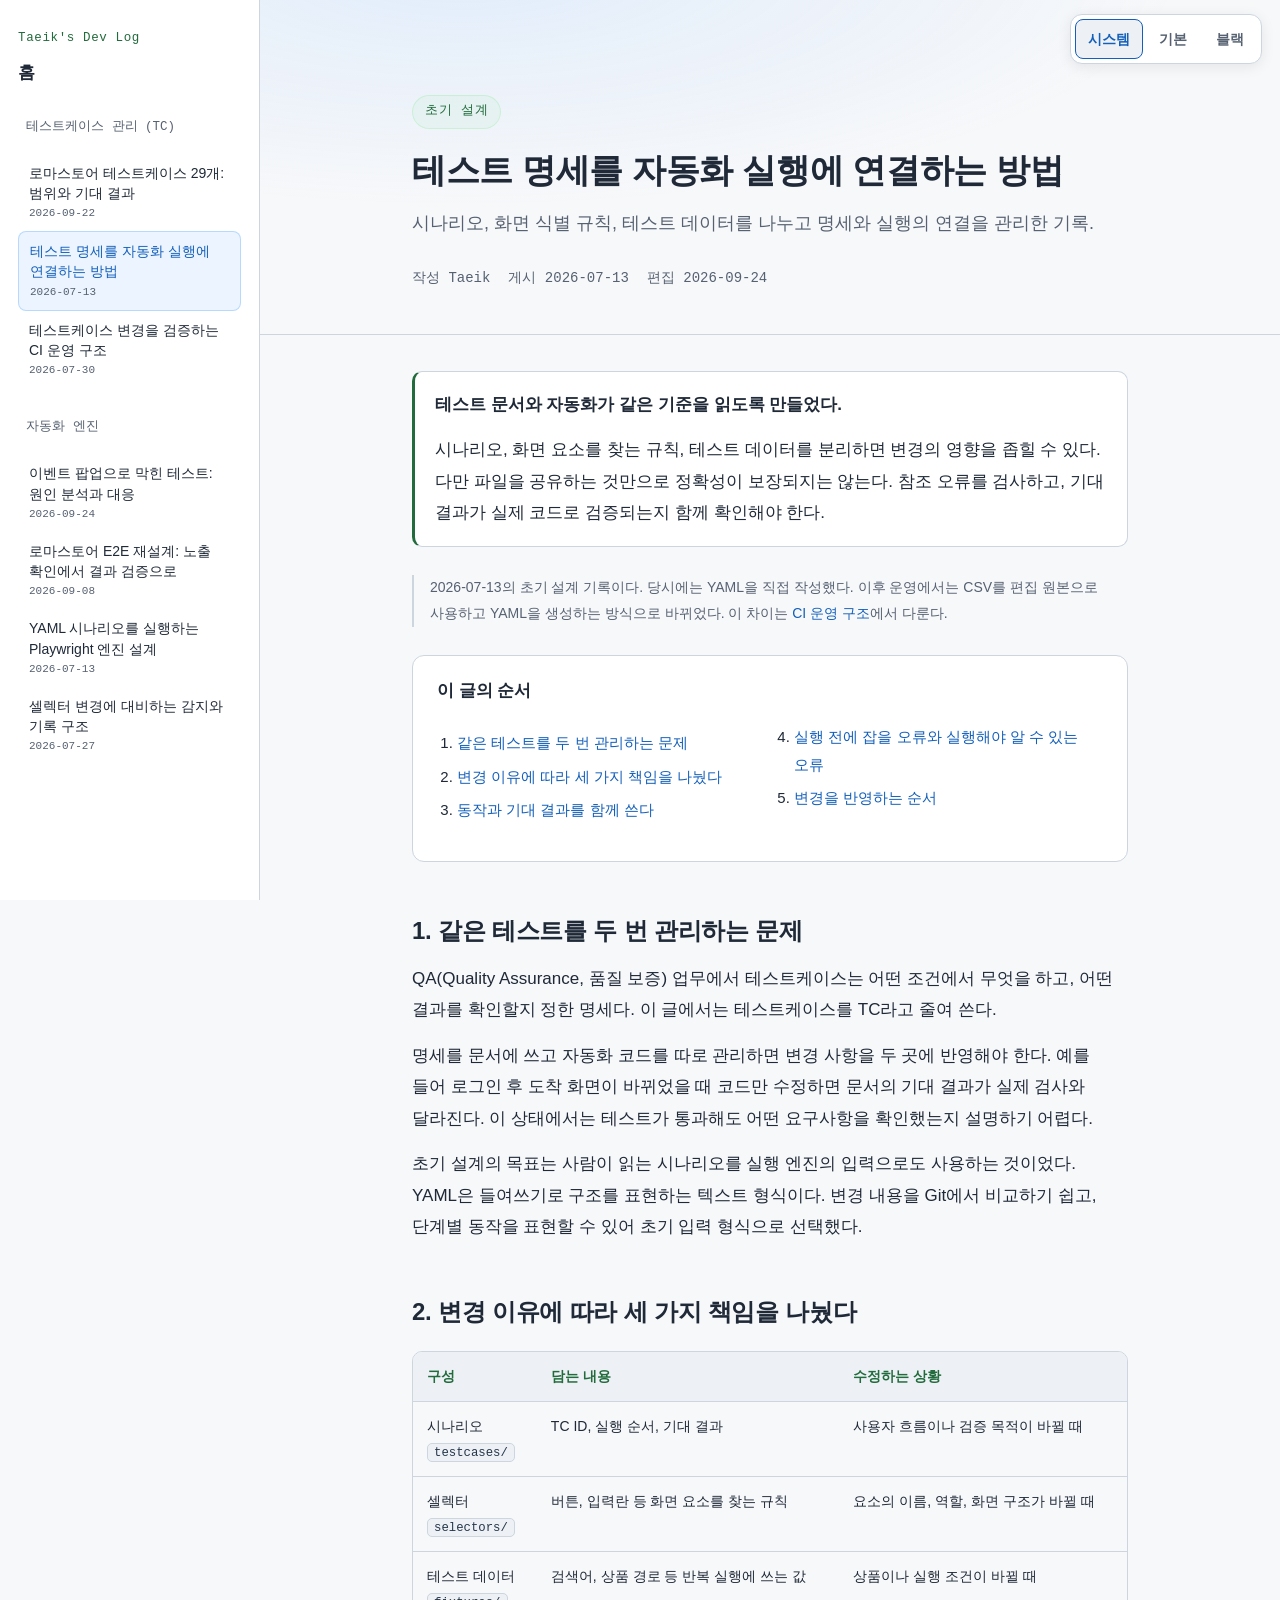
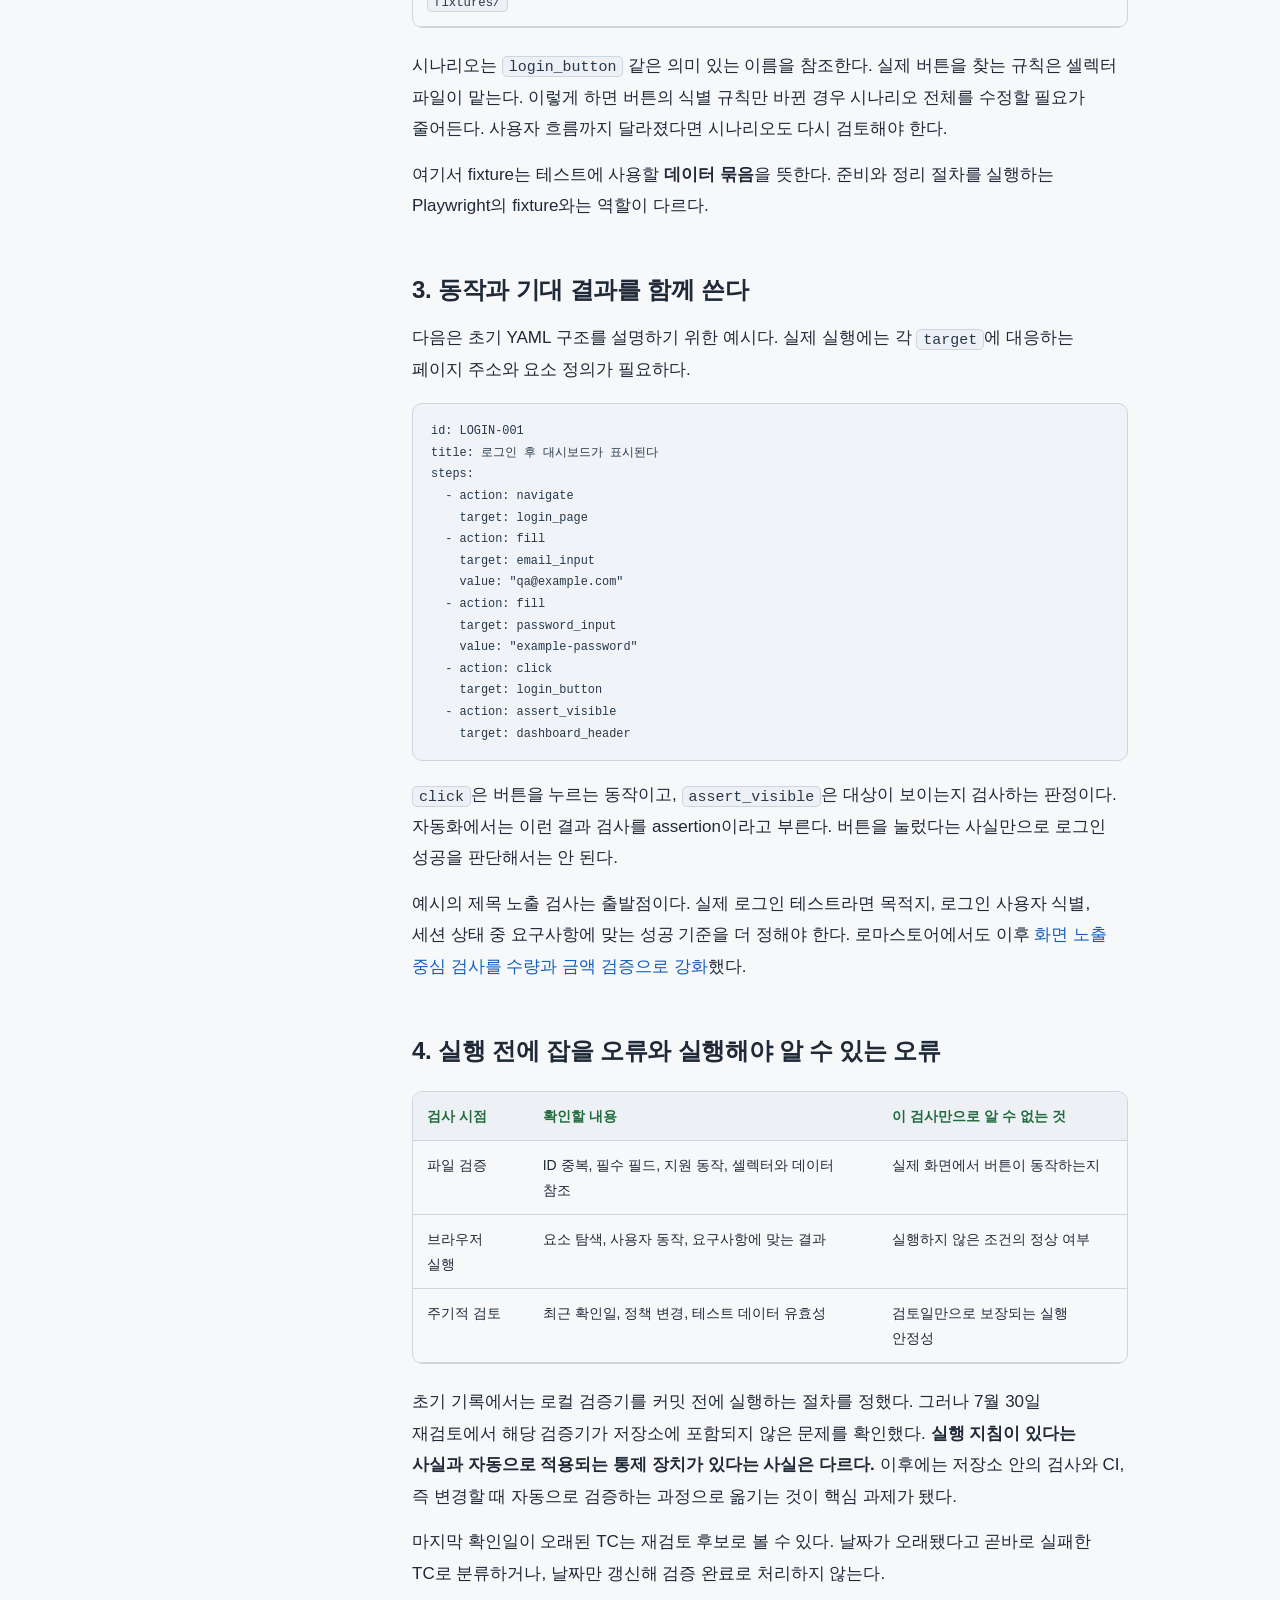
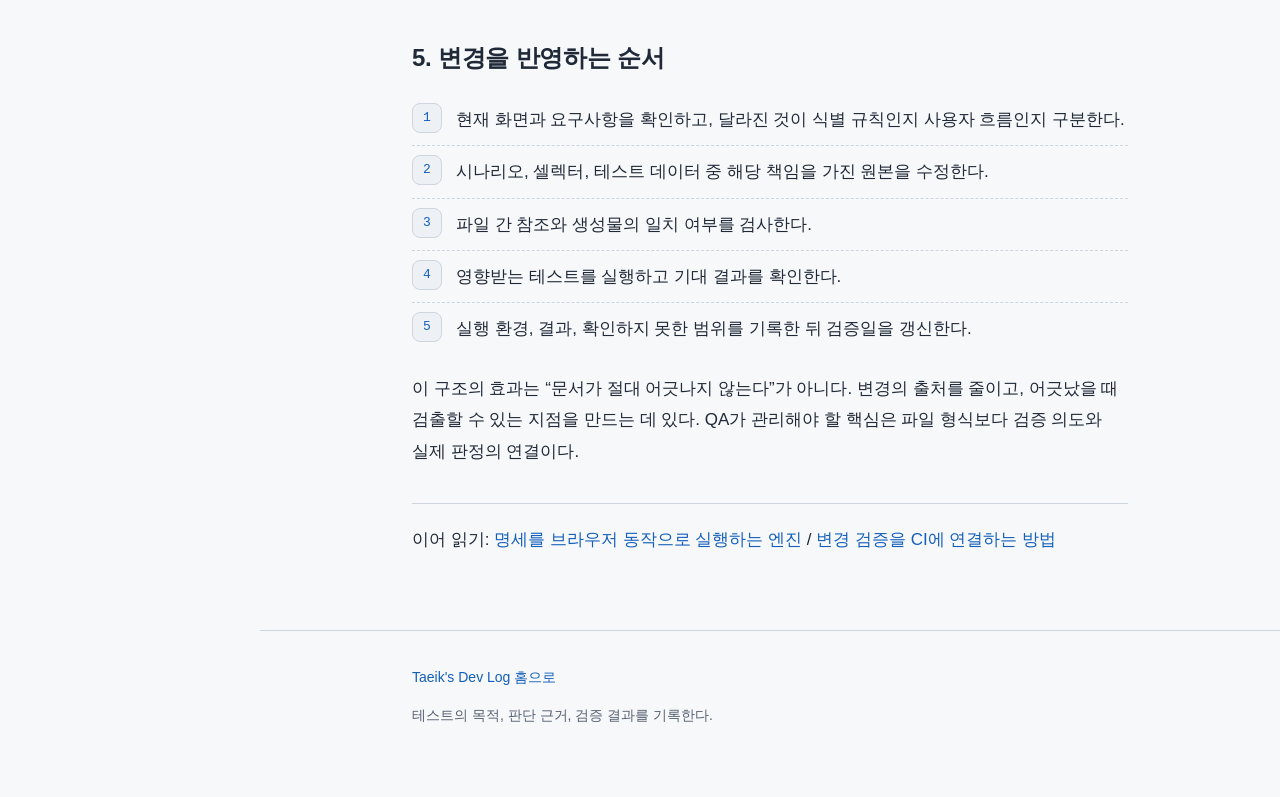
<file: testcase-management.html>
<!DOCTYPE html>
<html lang="ko"><head><meta charset="UTF-8"><meta name="viewport" content="width=device-width, initial-scale=1">
<script src="theme.js?v=20260926-1"></script>
<title>테스트 명세를 자동화 실행에 연결하는 방법 | Taeik's Dev Log</title>
<meta name="description" content="시나리오, 화면 식별 규칙, 테스트 데이터를 나누고 명세와 실행의 연결을 관리한 기록.">
<link rel="canonical" href="https://tikim1988.github.io/testcase-management.html">
<style>
  :root{
    --bg:#0d1117; --surface:#161b22; --surface2:#1c2330;
    --border:#26303d; --text:#e6edf3; --muted:#9aa7b4;
    --accent:#58a6ff; --accent2:#7ee787; --warn:#e3b341; --danger:#ff7b72;
    --code:#0b1017;
    --mono:"SF Mono",ui-monospace,"JetBrains Mono","Cascadia Code",Consolas,monospace;
    --sans:-apple-system,BlinkMacSystemFont,"Pretendard","Segoe UI",Roboto,"Apple SD Gothic Neo",sans-serif;
  }
  *{box-sizing:border-box}
  html{scroll-behavior:smooth}
  body{
    margin:0;background:var(--bg);color:var(--text);
    font-family:var(--sans);line-height:1.75;font-size:17px;
    -webkit-font-smoothing:antialiased;
  }
  .wrap{max-width:760px;margin:0 auto;padding:0 22px}
  header.hero{
    border-bottom:1px solid var(--border);
    background:radial-gradient(1200px 400px at 20% -10%,rgba(88,166,255,.14),transparent 60%),var(--bg);
    padding:72px 0 44px;
  }
  .kicker{
    display:inline-block;font-family:var(--mono);font-size:12.5px;letter-spacing:.06em;
    color:var(--accent2);background:rgba(126,231,135,.08);
    border:1px solid rgba(126,231,135,.25);border-radius:999px;padding:5px 12px;margin-bottom:20px;
  }
  h1{font-size:34px;line-height:1.28;margin:0 0 16px;letter-spacing:-.01em}
  .lede{color:var(--muted);font-size:18px;margin:0}
  .meta{display:flex;flex-wrap:wrap;gap:10px 18px;margin-top:26px;color:var(--muted);font-size:14px;font-family:var(--mono)}
  .meta b{color:var(--text);font-weight:600}
  main{padding:8px 0 60px}
  article h2{font-size:24px;margin:52px 0 14px;letter-spacing:-.01em}
  article h2 .n{font-family:var(--mono);color:var(--accent);font-size:16px;margin-right:10px}
  article h3{font-size:18px;margin:30px 0 8px;color:var(--text)}
  p{margin:14px 0}
  a{color:var(--accent);text-decoration:none}
  a:hover{text-decoration:underline}
  strong{color:#fff}
  .tldr{
    background:var(--surface);border:1px solid var(--border);border-left:3px solid var(--accent2);
    border-radius:10px;padding:18px 20px;margin:28px 0;
  }
  .tldr b{color:var(--accent2)}
  ul.clean{padding-left:20px;margin:14px 0}
  ul.clean li{margin:8px 0}
  pre{
    background:var(--code);border:1px solid var(--border);border-radius:10px;
    padding:16px 18px;overflow-x:auto;font-family:var(--mono);font-size:13.5px;line-height:1.6;
    margin:18px 0;
  }
  code{font-family:var(--mono);font-size:.88em;background:var(--surface2);border:1px solid var(--border);
    padding:1.5px 6px;border-radius:5px;color:#d7e2ee}
  pre code{background:none;border:none;padding:0;color:#c9d5e1}
  .tok-c{color:#6b7683}      /* comment */
  .tok-k{color:var(--danger)} /* keyword */
  .tok-s{color:var(--accent2)} /* string */
  .tok-a{color:var(--accent)}  /* attr/key */
  .diagram{
    background:var(--surface);border:1px solid var(--border);border-radius:12px;
    padding:24px;margin:26px 0;font-family:var(--mono);font-size:13px;color:var(--muted);
    line-height:1.5;overflow-x:auto;
  }
  .stack{display:grid;gap:10px}
  .layer{border:1px solid var(--border);border-radius:8px;padding:12px 14px;background:var(--surface2)}
  .layer .t{color:var(--text);font-family:var(--sans);font-weight:600;font-size:14px}
  .layer .d{font-size:12.5px;margin-top:3px}
  .layer.own{border-color:rgba(88,166,255,.5)}
  .layer.ext{border-style:dashed;opacity:.85}
  .callout{
    border:1px solid var(--border);border-radius:10px;padding:16px 18px;margin:22px 0;background:var(--surface);
  }
  .callout.warn{border-left:3px solid var(--warn)}
  .callout.warn .h{color:var(--warn)}
  .callout .h{font-weight:700;display:block;margin-bottom:6px}
  .steps{counter-reset:s;list-style:none;padding:0;margin:18px 0}
  .steps li{position:relative;padding:10px 0 10px 44px;border-bottom:1px dashed var(--border)}
  .steps li:last-child{border-bottom:none}
  .steps li::before{
    counter-increment:s;content:counter(s);position:absolute;left:0;top:9px;
    width:28px;height:28px;border-radius:8px;background:var(--surface2);border:1px solid var(--border);
    color:var(--accent);font-family:var(--mono);font-size:13px;display:grid;place-items:center;
  }
  hr{border:none;border-top:1px solid var(--border);margin:44px 0}
  .quote{border-left:3px solid var(--accent);padding:4px 0 4px 18px;color:var(--muted);font-style:italic;margin:22px 0}
  footer{border-top:1px solid var(--border);padding:34px 0 60px;color:var(--muted);font-size:14px}
  footer a{color:var(--accent)}
  .tags{display:flex;flex-wrap:wrap;gap:8px;margin-top:14px}
  .tag{font-family:var(--mono);font-size:12px;color:var(--muted);border:1px solid var(--border);
    border-radius:999px;padding:3px 10px;background:var(--surface)}
  @media(max-width:600px){h1{font-size:27px}body{font-size:16px}article h2{font-size:21px}}

  /* --- 고정 LNB 사이드바 --- */
  body{padding-left:260px}
  .nav-toggle,.lnb-overlay,.lnb .close{display:none}
  .lnb{position:fixed;top:0;left:0;height:100vh;width:260px;background:var(--surface);
    border-right:1px solid var(--border);z-index:40;padding:28px 18px 40px;overflow-y:auto}
  .lnb .brand{font-family:var(--mono);font-size:12.5px;color:var(--accent2);letter-spacing:.05em;margin-bottom:8px}
  .lnb .home{display:block;color:var(--text);font-weight:600;margin-bottom:8px;font-size:17px}
  .lnb .home:hover{text-decoration:none;color:var(--accent)}
  .lnb .home.active{color:var(--accent)}
  .lnb .folder{margin:22px 0 6px;font-size:12.5px;color:var(--muted);font-family:var(--mono);
    display:flex;align-items:center;gap:7px}
  .lnb ul{list-style:none;padding:0;margin:0}
  .lnb li a{display:block;padding:9px 11px;border-radius:8px;color:var(--text);font-size:14px;line-height:1.45}
  .lnb li a:hover{background:var(--surface2);text-decoration:none}
  .lnb li a.active{background:rgba(88,166,255,.12);border:1px solid rgba(88,166,255,.35);color:var(--accent)}
  .lnb li .date{display:block;font-family:var(--mono);font-size:11px;color:var(--muted);margin-top:3px}
  /* 모바일: 사이드바 접고 햄버거로 전환 */
  @media(max-width:860px){
    body{padding-left:0}
    .nav-toggle{display:grid;position:fixed;top:14px;left:14px;z-index:50;width:44px;height:44px;border-radius:10px;
      background:rgba(22,27,34,.9);backdrop-filter:blur(6px);border:1px solid var(--border);color:var(--text);
      cursor:pointer;place-items:center;font-size:18px;line-height:1}
    .nav-toggle:hover{border-color:var(--accent);color:var(--accent)}
    .lnb{transform:translateX(-100%);transition:transform .25s ease;z-index:70;width:280px;max-width:82vw}
    .lnb.open{transform:none}
    .lnb .close{display:block;position:absolute;top:14px;right:14px;background:none;border:none;color:var(--muted);
      font-size:22px;cursor:pointer;line-height:1}
    .lnb .close:hover{color:var(--text)}
    .lnb-overlay{display:block;position:fixed;inset:0;background:rgba(0,0,0,.55);opacity:0;visibility:hidden;
      transition:opacity .2s;z-index:60}
    .lnb-overlay.open{opacity:1;visibility:visible}
  }

.table-wrap{overflow-x:auto;margin:22px 0;border:1px solid var(--border);border-radius:10px}table{border-collapse:collapse;width:100%;font-size:14px;min-width:550px}th,td{padding:12px 14px;text-align:left;border-bottom:1px solid var(--border);vertical-align:top}th{background:var(--surface2);color:var(--accent2)}td code{overflow-wrap:anywhere}h2,h3{scroll-margin-top:24px}.toc{background:var(--surface);padding:20px 24px;border:1px solid var(--border);border-radius:12px}.toc ol{padding-left:20px}.stat-grid{display:grid;grid-template-columns:repeat(3,1fr);gap:12px;margin:24px 0}.stat{padding:16px;border:1px solid var(--border);border-radius:10px;background:var(--surface)}.stat b{display:block;font-size:27px;color:var(--accent2)}.stat span{font-size:13px;color:var(--muted)}@media(max-width:600px){.stat-grid{gap:6px}.stat{padding:10px}.stat b{font-size:23px}.table-wrap{max-width:100%}}
.tc{border:1px solid var(--border);border-radius:12px;padding:4px 20px 18px;margin:20px 0;background:var(--surface)}.tc h3{margin-top:18px;overflow-wrap:anywhere}.tc-meta{font-size:13px;color:var(--muted)}dt{font-weight:700;color:var(--accent2);margin-top:12px}dd{margin:4px 0 0}section{scroll-margin-top:25px}</style><link rel="stylesheet" href="lnb.css?v=20260926-2"><link rel="stylesheet" href="editorial.css?v=20260924-2">
<link rel="stylesheet" href="theme.css?v=20260926-1">
</head><body><a class="skip-link" href="#content">본문으로 이동</a><button class="nav-toggle" aria-label="메뉴 열기" onclick="openNav()">☰</button>
<div class="lnb-overlay" id="lnbOverlay" onclick="closeNav()"></div>
<nav class="lnb" id="lnb" aria-label="사이트 내비게이션"><button class="close" aria-label="메뉴 닫기" onclick="closeNav()">×</button><div class="brand">Taeik's Dev Log</div><a class="home" href="index.html">홈</a>
<div class="nav-group"><h2 class="nav-group-title">테스트케이스 관리 (TC)</h2><ul>
<li><a href="lomastore-testcases.html">로마스토어 테스트케이스 29개: 범위와 기대 결과<span class="date">2026-09-22</span></a></li>
<li><a class="active" aria-current="page" href="testcase-management.html">테스트 명세를 자동화 실행에 연결하는 방법<span class="date">2026-07-13</span></a></li>
<li><a href="testcase-cicd.html">테스트케이스 변경을 검증하는 CI 운영 구조<span class="date">2026-07-30</span></a></li>
</ul></div>
<div class="nav-group"><h2 class="nav-group-title">자동화 엔진</h2><ul>
<li><a href="lomastore-popup-handling.html">이벤트 팝업으로 막힌 테스트: 원인 분석과 대응<span class="date">2026-09-24</span></a></li>
<li><a href="lomastore-e2e-redesign.html">로마스토어 E2E 재설계: 노출 확인에서 결과 검증으로<span class="date">2026-09-08</span></a></li>
<li><a href="test-automation-engine.html?v=20260926-3">YAML 시나리오를 실행하는 Playwright 엔진 설계<span class="date">2026-07-13</span></a></li>
<li><a href="self-healing-locator.html?v=20260926-3">셀렉터 변경에 대비하는 감지와 기록 구조<span class="date">2026-07-27</span></a></li>
</ul></div>
</nav>
<div class="theme-controls" role="group" aria-label="화면 테마" hidden>
  <button type="button" data-theme-choice="system" aria-pressed="true" title="시스템 설정에 자동으로 맞춤">시스템</button>
  <button type="button" data-theme-choice="light" aria-pressed="false" title="밝은 기본 테마">기본</button>
  <button type="button" data-theme-choice="dark" aria-pressed="false" title="어두운 블랙 테마">블랙</button>
  <span id="theme-status" class="sr-only" role="status" aria-live="polite"></span>
</div>
<header class="hero"><div class="wrap"><span class="kicker">초기 설계</span><h1>테스트 명세를 자동화 실행에 연결하는 방법</h1><p class="lede">시나리오, 화면 식별 규칙, 테스트 데이터를 나누고 명세와 실행의 연결을 관리한 기록.</p><div class="meta"><span>작성 Taeik</span><span>게시 <time datetime="2026-07-13">2026-07-13</time></span><span>편집 <time datetime="2026-09-24">2026-09-24</time></span></div></div></header>
<main id="content"><div class="wrap"><article><div class="tldr"><strong>테스트 문서와 자동화가 같은 기준을 읽도록 만들었다.</strong><p>시나리오, 화면 요소를 찾는 규칙, 테스트 데이터를 분리하면 변경의 영향을 좁힐 수 있다. 다만 파일을 공유하는 것만으로 정확성이 보장되지는 않는다. 참조 오류를 검사하고, 기대 결과가 실제 코드로 검증되는지 함께 확인해야 한다.</p></div>
<p class="record-note">2026-07-13의 초기 설계 기록이다. 당시에는 YAML을 직접 작성했다. 이후 운영에서는 CSV를 편집 원본으로 사용하고 YAML을 생성하는 방식으로 바뀌었다. 이 차이는 <a href="testcase-cicd.html">CI 운영 구조</a>에서 다룬다.</p>
<nav class="toc" aria-label="글 목차"><strong>이 글의 순서</strong><ol><li><a href="#problem">같은 테스트를 두 번 관리하는 문제</a></li><li><a href="#structure">변경 이유에 따라 세 가지 책임을 나눴다</a></li><li><a href="#specification">동작과 기대 결과를 함께 쓴다</a></li><li><a href="#validation">실행 전에 잡을 오류와 실행해야 알 수 있는 오류</a></li><li><a href="#maintenance">변경을 반영하는 순서</a></li></ol></nav><h2 id="problem">1. 같은 테스트를 두 번 관리하는 문제</h2>
<p>QA(Quality Assurance, 품질 보증) 업무에서 테스트케이스는 어떤 조건에서 무엇을 하고, 어떤 결과를 확인할지 정한 명세다. 이 글에서는 테스트케이스를 TC라고 줄여 쓴다.</p>
<p>명세를 문서에 쓰고 자동화 코드를 따로 관리하면 변경 사항을 두 곳에 반영해야 한다. 예를 들어 로그인 후 도착 화면이 바뀌었을 때 코드만 수정하면 문서의 기대 결과가 실제 검사와 달라진다. 이 상태에서는 테스트가 통과해도 어떤 요구사항을 확인했는지 설명하기 어렵다.</p>
<p>초기 설계의 목표는 사람이 읽는 시나리오를 실행 엔진의 입력으로도 사용하는 것이었다. YAML은 들여쓰기로 구조를 표현하는 텍스트 형식이다. 변경 내용을 Git에서 비교하기 쉽고, 단계별 동작을 표현할 수 있어 초기 입력 형식으로 선택했다.</p>
<h2 id="structure">2. 변경 이유에 따라 세 가지 책임을 나눴다</h2>
<div class="table-wrap"><table><thead><tr><th scope="col">구성</th><th scope="col">담는 내용</th><th scope="col">수정하는 상황</th></tr></thead><tbody>
<tr><td>시나리오<br><code>testcases/</code></td><td>TC ID, 실행 순서, 기대 결과</td><td>사용자 흐름이나 검증 목적이 바뀔 때</td></tr>
<tr><td>셀렉터<br><code>selectors/</code></td><td>버튼, 입력란 등 화면 요소를 찾는 규칙</td><td>요소의 이름, 역할, 화면 구조가 바뀔 때</td></tr>
<tr><td>테스트 데이터<br><code>fixtures/</code></td><td>검색어, 상품 경로 등 반복 실행에 쓰는 값</td><td>상품이나 실행 조건이 바뀔 때</td></tr>
</tbody></table></div>
<p>시나리오는 <code>login_button</code> 같은 의미 있는 이름을 참조한다. 실제 버튼을 찾는 규칙은 셀렉터 파일이 맡는다. 이렇게 하면 버튼의 식별 규칙만 바뀐 경우 시나리오 전체를 수정할 필요가 줄어든다. 사용자 흐름까지 달라졌다면 시나리오도 다시 검토해야 한다.</p>
<p>여기서 fixture는 테스트에 사용할 <strong>데이터 묶음</strong>을 뜻한다. 준비와 정리 절차를 실행하는 Playwright의 fixture와는 역할이 다르다.</p>
<h2 id="specification">3. 동작과 기대 결과를 함께 쓴다</h2>
<p>다음은 초기 YAML 구조를 설명하기 위한 예시다. 실제 실행에는 각 <code>target</code>에 대응하는 페이지 주소와 요소 정의가 필요하다.</p>
<pre><code>id: LOGIN-001
title: 로그인 후 대시보드가 표시된다
steps:
  - action: navigate
    target: login_page
  - action: fill
    target: email_input
    value: "qa@example.com"
  - action: fill
    target: password_input
    value: "example-password"
  - action: click
    target: login_button
  - action: assert_visible
    target: dashboard_header</code></pre>
<p><code>click</code>은 버튼을 누르는 동작이고, <code>assert_visible</code>은 대상이 보이는지 검사하는 판정이다. 자동화에서는 이런 결과 검사를 assertion이라고 부른다. 버튼을 눌렀다는 사실만으로 로그인 성공을 판단해서는 안 된다.</p>
<p>예시의 제목 노출 검사는 출발점이다. 실제 로그인 테스트라면 목적지, 로그인 사용자 식별, 세션 상태 중 요구사항에 맞는 성공 기준을 더 정해야 한다. 로마스토어에서도 이후 <a href="lomastore-e2e-redesign.html">화면 노출 중심 검사를 수량과 금액 검증으로 강화</a>했다.</p>
<h2 id="validation">4. 실행 전에 잡을 오류와 실행해야 알 수 있는 오류</h2>
<div class="table-wrap"><table><thead><tr><th scope="col">검사 시점</th><th scope="col">확인할 내용</th><th scope="col">이 검사만으로 알 수 없는 것</th></tr></thead><tbody>
<tr><td>파일 검증</td><td>ID 중복, 필수 필드, 지원 동작, 셀렉터와 데이터 참조</td><td>실제 화면에서 버튼이 동작하는지</td></tr>
<tr><td>브라우저 실행</td><td>요소 탐색, 사용자 동작, 요구사항에 맞는 결과</td><td>실행하지 않은 조건의 정상 여부</td></tr>
<tr><td>주기적 검토</td><td>최근 확인일, 정책 변경, 테스트 데이터 유효성</td><td>검토일만으로 보장되는 실행 안정성</td></tr>
</tbody></table></div>
<p>초기 기록에서는 로컬 검증기를 커밋 전에 실행하는 절차를 정했다. 그러나 7월 30일 재검토에서 해당 검증기가 저장소에 포함되지 않은 문제를 확인했다. <strong>실행 지침이 있다는 사실과 자동으로 적용되는 통제 장치가 있다는 사실은 다르다.</strong> 이후에는 저장소 안의 검사와 CI, 즉 변경할 때 자동으로 검증하는 과정으로 옮기는 것이 핵심 과제가 됐다.</p>
<p>마지막 확인일이 오래된 TC는 재검토 후보로 볼 수 있다. 날짜가 오래됐다고 곧바로 실패한 TC로 분류하거나, 날짜만 갱신해 검증 완료로 처리하지 않는다.</p>
<h2 id="maintenance">5. 변경을 반영하는 순서</h2>
<ol class="steps"><li>현재 화면과 요구사항을 확인하고, 달라진 것이 식별 규칙인지 사용자 흐름인지 구분한다.</li><li>시나리오, 셀렉터, 테스트 데이터 중 해당 책임을 가진 원본을 수정한다.</li><li>파일 간 참조와 생성물의 일치 여부를 검사한다.</li><li>영향받는 테스트를 실행하고 기대 결과를 확인한다.</li><li>실행 환경, 결과, 확인하지 못한 범위를 기록한 뒤 검증일을 갱신한다.</li></ol>
<p>이 구조의 효과는 “문서가 절대 어긋나지 않는다”가 아니다. 변경의 출처를 줄이고, 어긋났을 때 검출할 수 있는 지점을 만드는 데 있다. QA가 관리해야 할 핵심은 파일 형식보다 검증 의도와 실제 판정의 연결이다.</p>
<p class="related">이어 읽기: <a href="test-automation-engine.html?v=20260926-3">명세를 브라우저 동작으로 실행하는 엔진</a> / <a href="testcase-cicd.html">변경 검증을 CI에 연결하는 방법</a></p>
</article></div></main>
<footer><div class="wrap"><a href="index.html">Taeik's Dev Log 홈으로</a><p>테스트의 목적, 판단 근거, 검증 결과를 기록한다.</p></div></footer>
<script>function openNav(){document.getElementById('lnb').classList.add('open');document.getElementById('lnbOverlay').classList.add('open')}function closeNav(){document.getElementById('lnb').classList.remove('open');document.getElementById('lnbOverlay').classList.remove('open')}</script></body></html>
</file>
<file: lnb.css>
.lnb .nav-group{margin-top:18px}
.lnb .nav-group-title{display:flex;align-items:center;padding:10px 8px;margin:0;color:var(--muted);font-family:var(--mono);font-size:12.5px;font-weight:400;min-height:44px}
.lnb .nav-group ul{margin-top:4px}
</file>
<file: editorial.css>
/* Public reading structure; existing navigation behavior is preserved. */
article{overflow-wrap:break-word;word-break:keep-all}
article p,article li,article dd{line-height:1.85}
article h2,article h3{line-height:1.45;text-wrap:balance}
.record-note{font-size:14px;color:var(--muted);border-left:2px solid var(--border);padding-left:16px}
.tldr p:last-child,.record-note:last-child{margin-bottom:0}
.toc{margin:28px 0}.toc ol{columns:2;column-gap:28px}.toc li{break-inside:avoid;margin:6px 0;font-size:15px}
.table-wrap{max-width:100%;overscroll-behavior-x:contain}.table-wrap table{min-width:520px}th{font-weight:650}
pre{white-space:pre;word-break:normal;overflow-wrap:normal;max-width:100%}
.related{border-top:1px solid var(--border);padding-top:20px;margin-top:36px}
.reading-path{padding-left:24px}.reading-path>li{padding:8px 0}.reading-path p{margin:4px 0;color:var(--muted)}
.post-list{display:grid;gap:16px}.post-card{padding:20px 22px;background:var(--surface);border:1px solid var(--border);border-radius:12px}.post-card h3{margin:8px 0;font-size:19px}.post-card p{font-size:15px;color:var(--muted);margin:10px 0}.post-card time,.post-type{font-size:12px;color:var(--muted)}.post-type{color:var(--accent2)}
.skip-link{position:fixed;left:12px;top:-100px;z-index:100;background:var(--surface);padding:10px 16px;border:2px solid var(--accent);border-radius:8px}.skip-link:focus{top:12px}
a:focus-visible{outline:2px solid var(--accent);outline-offset:3px}
@media(max-width:600px){.toc ol{columns:1}.post-card{padding:16px}.table-wrap table{font-size:13px}article{word-break:keep-all}.record-note{font-size:13px}}

.lnb li a{word-break:keep-all;overflow-wrap:break-word}

@media(max-width:860px){article h2,article h3,article section{scroll-margin-top:80px}}
</file>
<file: theme.css>
:root{
    color-scheme:light;
    --bg:#f7f8fa; --surface:#ffffff; --surface2:#edf1f5;
    --border:#cdd5df; --text:#1f2937; --muted:#566171;
    --accent:#135fba; --accent2:#226b3c; --warn:#865d00; --danger:#aa2727;
    --code:#f0f3f7; --code-text:#26374b; --code-comment:#596574;
}
:root[data-theme="dark"]{
    color-scheme:dark;
    --bg:#0b0d10; --surface:#15181d; --surface2:#20252d;
    --border:#343c49; --text:#e6edf3; --muted:#a6b1bf;
    --accent:#79b8ff; --accent2:#8cde9c; --warn:#e3b341; --danger:#ff938a;
    --code:#101318; --code-text:#d7e2ee; --code-comment:#a0abba;
}
@media(prefers-color-scheme:dark){
  :root:not([data-theme]){
    color-scheme:dark;
    --bg:#0b0d10; --surface:#15181d; --surface2:#20252d;
    --border:#343c49; --text:#e6edf3; --muted:#a6b1bf;
    --accent:#79b8ff; --accent2:#8cde9c; --warn:#e3b341; --danger:#ff938a;
    --code:#101318; --code-text:#d7e2ee; --code-comment:#a0abba;
  }
}

strong{color:var(--text)}
code,pre code{color:var(--code-text)}
.tok-c{color:var(--code-comment)}
.nav-toggle{background:var(--surface)}
.theme-controls{position:fixed;top:14px;right:18px;z-index:50;display:flex;gap:3px;padding:4px;background:var(--surface);border:1px solid var(--border);border-radius:12px;box-shadow:0 3px 14px rgba(0,0,0,.08)}
.theme-controls[hidden]{display:none}
.theme-controls button{appearance:none;min-height:40px;padding:7px 12px;border:1px solid transparent;border-radius:8px;background:transparent;color:var(--muted);font:600 14px/1.3 var(--sans);cursor:pointer}
.theme-controls button:hover{background:var(--surface2);color:var(--text)}
.theme-controls button[aria-pressed="true"]{background:var(--surface2);border-color:var(--accent);color:var(--accent)}
.theme-controls button:focus-visible{outline:2px solid var(--accent);outline-offset:2px}
.sr-only{position:absolute;width:1px;height:1px;padding:0;margin:-1px;overflow:hidden;clip:rect(0,0,0,0);white-space:nowrap;border:0}
header.hero{padding-top:94px}
@media(max-width:600px){.theme-controls{right:14px}.theme-controls button{padding:7px 10px}}
@media(prefers-reduced-motion:reduce){html{scroll-behavior:auto}.lnb,.lnb-overlay{transition:none}}
</file>
